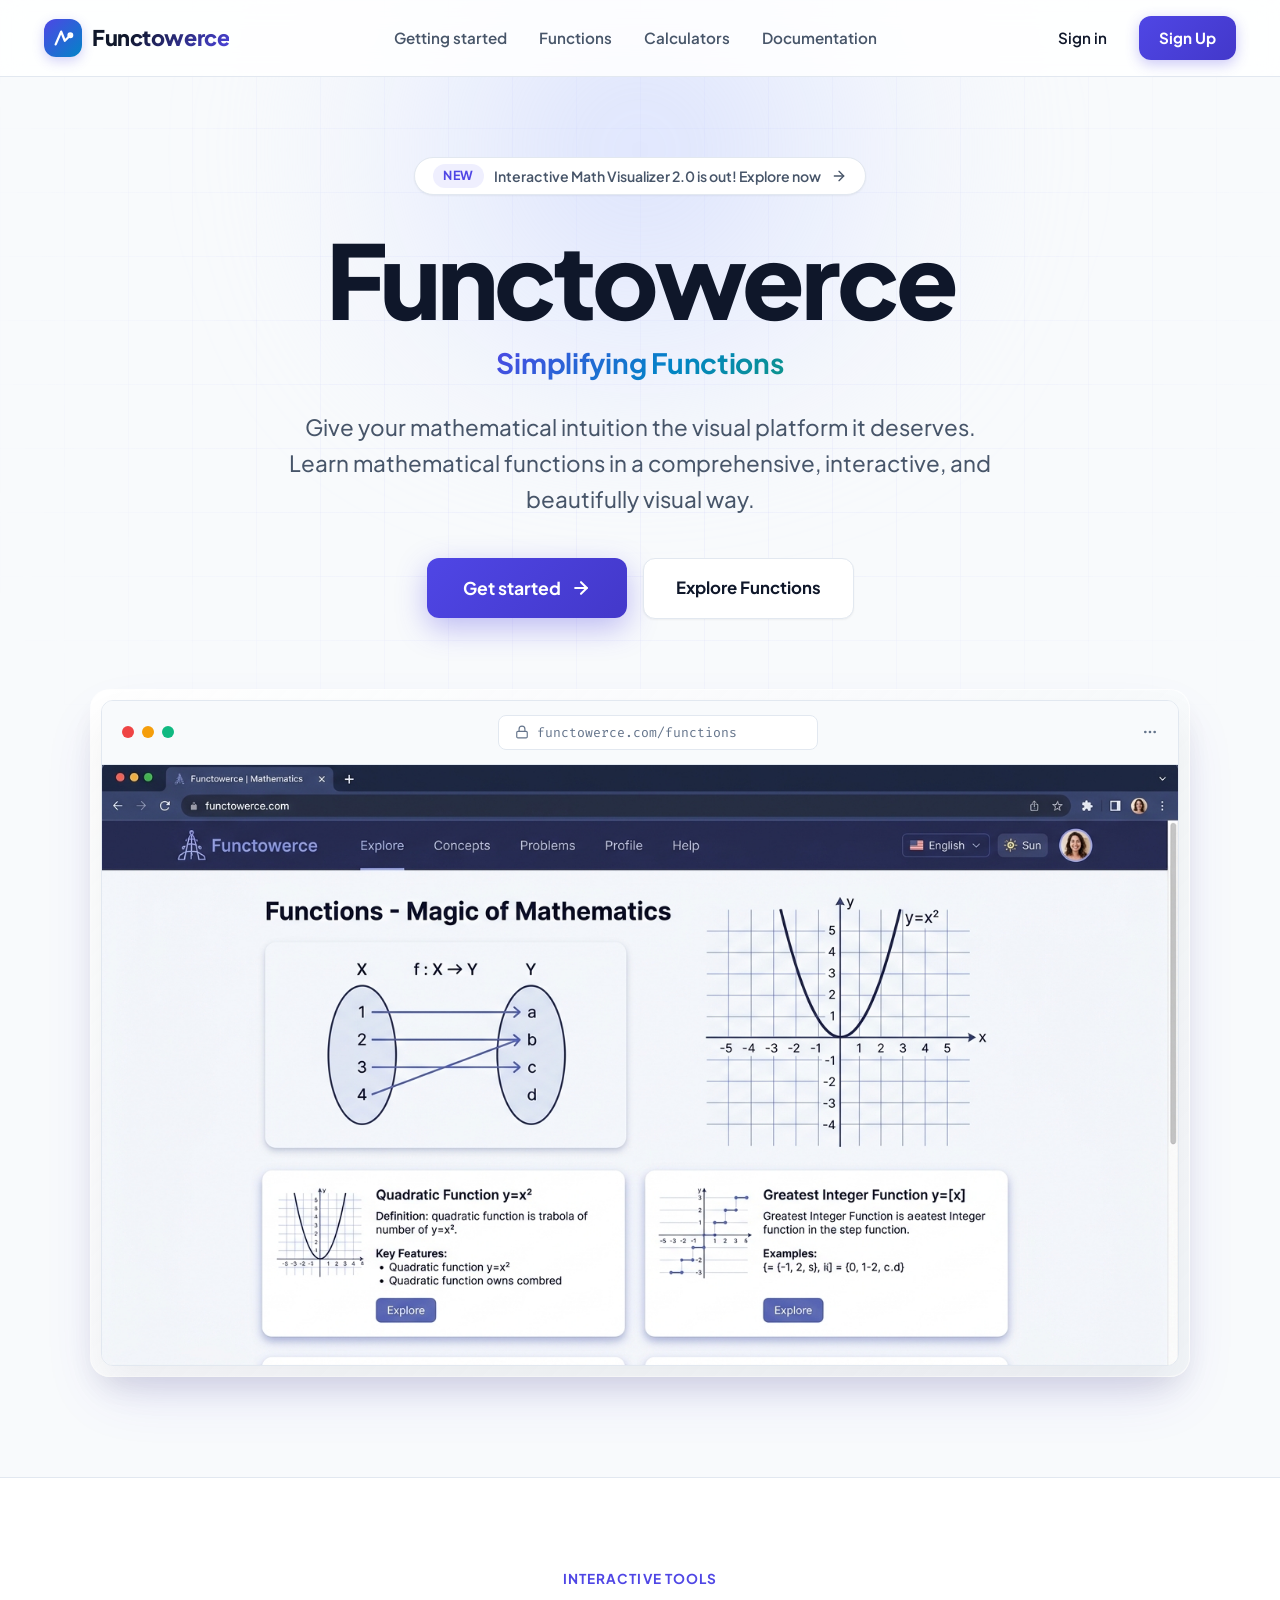
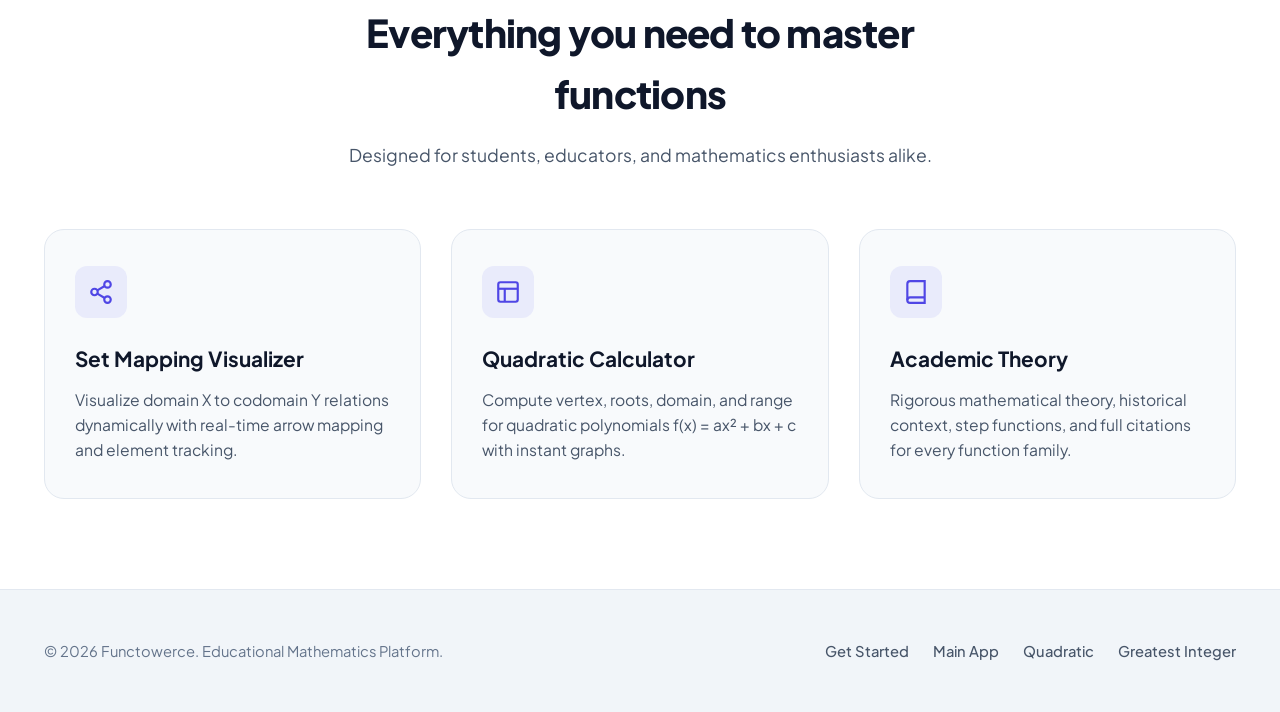
<file: index.html>
<!DOCTYPE html>
<html lang="en">
<head>
    <meta charset="UTF-8">
    <meta name="viewport" content="width=device-width, initial-scale=1.0">
    <title>Functowerce - Learn Mathematical Functions Interactively</title>
    <meta name="description" content="Functowerce is the ultimate platform to learn mathematical functions through visual graphs, set mapping visualizers, and interactive calculators.">
    <!-- Google Fonts -->
    <link rel="preconnect" href="https://fonts.googleapis.com">
    <link rel="preconnect" href="https://fonts.gstatic.com" crossorigin>
    <link href="https://fonts.googleapis.com/css2?family=Plus+Jakarta+Sans:wght@300;400;500;600;700;800&family=Playfair+Display:ital,wght@0,700;1,700&family=Fira+Code:wght@400;500&display=swap" rel="stylesheet">
    <!-- Stylesheet -->
    <link rel="stylesheet" href="index.css">
</head>
<body>

    <!-- Background Grid & Glow Overlay -->
    <div class="bg-decorations" aria-hidden="true">
        <div class="bg-grid-pattern"></div>
        <div class="bg-glow-spot"></div>
    </div>

    <!-- Top Navigation Bar -->
    <header class="navbar">
        <div class="container navbar-content">
            <!-- Brand Logo -->
            <a href="index.html" class="brand-logo" id="nav-brand-logo">
                <div class="logo-icon-box">
                    <svg width="22" height="22" viewBox="0 0 24 24" fill="none" stroke="currentColor" stroke-width="2.5" stroke-linecap="round" stroke-linejoin="round">
                        <path d="M4 19L10 5L14 15L20 9"/>
                        <circle cx="20" cy="9" r="2"/>
                    </svg>
                </div>
                <span class="brand-name">Functowerce</span>
            </a>

            <!-- Center Nav Links -->
            <ul class="nav-links">
                <li><a href="start.html" class="nav-link">Getting started</a></li>
                <li><a href="main.html#function-selection" class="nav-link">Functions</a></li>
                <li><a href="quadratic.html" class="nav-link">Calculators</a></li>
                <li><a href="main.html" class="nav-link">Documentation</a></li>
            </ul>

            <!-- Right Actions -->
            <div class="nav-actions">
                <a href="login.html" class="btn-signin" id="nav-btn-login">Sign in</a>
                <a href="start.html" class="btn-nav-primary" id="nav-btn-signup">
                    <span>Sign Up</span>
                </a>
            </div>
        </div>
    </header>

    <!-- Main Content Area -->
    <main>
        <!-- Hero Section -->
        <section class="hero-section">
            <div class="container">
                
                <!-- Announcement Pill Badge -->
                <a href="main.html" class="announcement-badge" id="hero-badge">
                    <span class="badge-tag">New</span>
                    <span>Interactive Math Visualizer 2.0 is out! Explore now</span>
                    <svg class="badge-arrow" width="16" height="16" viewBox="0 0 24 24" fill="none" stroke="currentColor" stroke-width="2" stroke-linecap="round" stroke-linejoin="round">
                        <line x1="5" y1="12" x2="19" y2="12"></line>
                        <polyline points="12 5 19 12 12 19"></polyline>
                    </svg>
                </a>

                <!-- Hero Title Header -->
                <h1 class="hero-title" id="hero-main-title">Functowerce</h1>
                <p class="hero-tagline" id="hero-tagline">Simplifying Functions</p>

                <!-- Hero Subtitle & Dialogues -->
                <p class="hero-subtitle" id="hero-sub-text">
                    Give your mathematical intuition the visual platform it deserves. Learn mathematical functions in a comprehensive, interactive, and beautifully visual way.
                </p>

                <!-- CTA Button Group -->
                <div class="hero-cta-group">
                    <a href="start.html" class="btn-hero-primary" id="btn-get-started">
                        <span>Get started</span>
                        <svg width="20" height="20" viewBox="0 0 24 24" fill="none" stroke="currentColor" stroke-width="2.5" stroke-linecap="round" stroke-linejoin="round">
                            <line x1="5" y1="12" x2="19" y2="12"></line>
                            <polyline points="12 5 19 12 12 19"></polyline>
                        </svg>
                    </a>
                    <a href="main.html" class="btn-hero-secondary" id="btn-explore-functions">
                        <span>Explore Functions</span>
                    </a>
                </div>

                <!-- Dashboard / App Screenshot Window Mockup Frame -->
                <div class="mockup-wrapper">
                    <div class="window-frame">
                        <!-- Browser Header Window Controls -->
                        <div class="window-header">
                            <div class="window-dots">
                                <span class="dot dot-red"></span>
                                <span class="dot dot-yellow"></span>
                                <span class="dot dot-green"></span>
                            </div>
                            <div class="window-address-bar">
                                <svg width="14" height="14" viewBox="0 0 24 24" fill="none" stroke="currentColor" stroke-width="2">
                                    <rect x="3" y="11" width="18" height="11" rx="2" ry="2"></rect>
                                    <path d="M7 11V7a5 5 0 0 1 10 0v4"></path>
                                </svg>
                                <span>functowerce.com/functions</span>
                            </div>
                            <div class="window-actions">
                                <svg width="16" height="16" viewBox="0 0 24 24" fill="none" stroke="currentColor" stroke-width="2">
                                    <circle cx="12" cy="12" r="1"></circle>
                                    <circle cx="19" cy="12" r="1"></circle>
                                    <circle cx="5" cy="12" r="1"></circle>
                                </svg>
                            </div>
                        </div>

                        <!-- Screenshot Image of Functowerce Main Light Mode -->
                        <img src="main_screenshot.png" alt="Functowerce Light Mode Dashboard Screenshot" class="app-screenshot" id="app-preview-img">
                    </div>
                </div>

            </div>
        </section>

        <!-- Features Grid Highlights -->
        <section class="features-section">
            <div class="container">
                <div class="section-header">
                    <p class="section-tag">Interactive Tools</p>
                    <h2 class="section-title">Everything you need to master functions</h2>
                    <p class="section-desc">Designed for students, educators, and mathematics enthusiasts alike.</p>
                </div>

                <div class="features-grid">
                    <!-- Feature 1 -->
                    <div class="feature-card">
                        <div class="feature-icon-box">
                            <svg width="26" height="26" viewBox="0 0 24 24" fill="none" stroke="currentColor" stroke-width="2">
                                <circle cx="18" cy="5" r="3"></circle>
                                <circle cx="6" cy="12" r="3"></circle>
                                <circle cx="18" cy="19" r="3"></circle>
                                <line x1="8.59" y1="13.51" x2="15.42" y2="17.49"></line>
                                <line x1="15.41" y1="6.51" x2="8.59" y2="10.49"></line>
                            </svg>
                        </div>
                        <h3 class="feature-title">Set Mapping Visualizer</h3>
                        <p class="feature-desc">Visualize domain X to codomain Y relations dynamically with real-time arrow mapping and element tracking.</p>
                    </div>

                    <!-- Feature 2 -->
                    <div class="feature-card">
                        <div class="feature-icon-box">
                            <svg width="26" height="26" viewBox="0 0 24 24" fill="none" stroke="currentColor" stroke-width="2">
                                <rect x="3" y="3" width="18" height="18" rx="2" ry="2"></rect>
                                <line x1="3" y1="9" x2="21" y2="9"></line>
                                <line x1="9" y1="21" x2="9" y2="9"></line>
                            </svg>
                        </div>
                        <h3 class="feature-title">Quadratic Calculator</h3>
                        <p class="feature-desc">Compute vertex, roots, domain, and range for quadratic polynomials f(x) = ax² + bx + c with instant graphs.</p>
                    </div>

                    <!-- Feature 3 -->
                    <div class="feature-card">
                        <div class="feature-icon-box">
                            <svg width="26" height="26" viewBox="0 0 24 24" fill="none" stroke="currentColor" stroke-width="2">
                                <path d="M4 19.5A2.5 2.5 0 0 1 6.5 17H20"></path>
                                <path d="M6.5 2H20v20H6.5A2.5 2.5 0 0 1 4 19.5v-15A2.5 2.5 0 0 1 6.5 2z"></path>
                            </svg>
                        </div>
                        <h3 class="feature-title">Academic Theory</h3>
                        <p class="feature-desc">Rigorous mathematical theory, historical context, step functions, and full citations for every function family.</p>
                    </div>
                </div>
            </div>
        </section>
    </main>

    <!-- Footer -->
    <footer class="footer">
        <div class="container footer-content">
            <p class="footer-text">© 2026 Functowerce. Educational Mathematics Platform.</p>
            <ul class="footer-links">
                <li><a href="start.html" class="footer-link">Get Started</a></li>
                <li><a href="main.html" class="footer-link">Main App</a></li>
                <li><a href="quadratic.html" class="footer-link">Quadratic</a></li>
                <li><a href="greatest_integer.html" class="footer-link">Greatest Integer</a></li>
            </ul>
        </div>
    </footer>

</body>
</html>
</file>
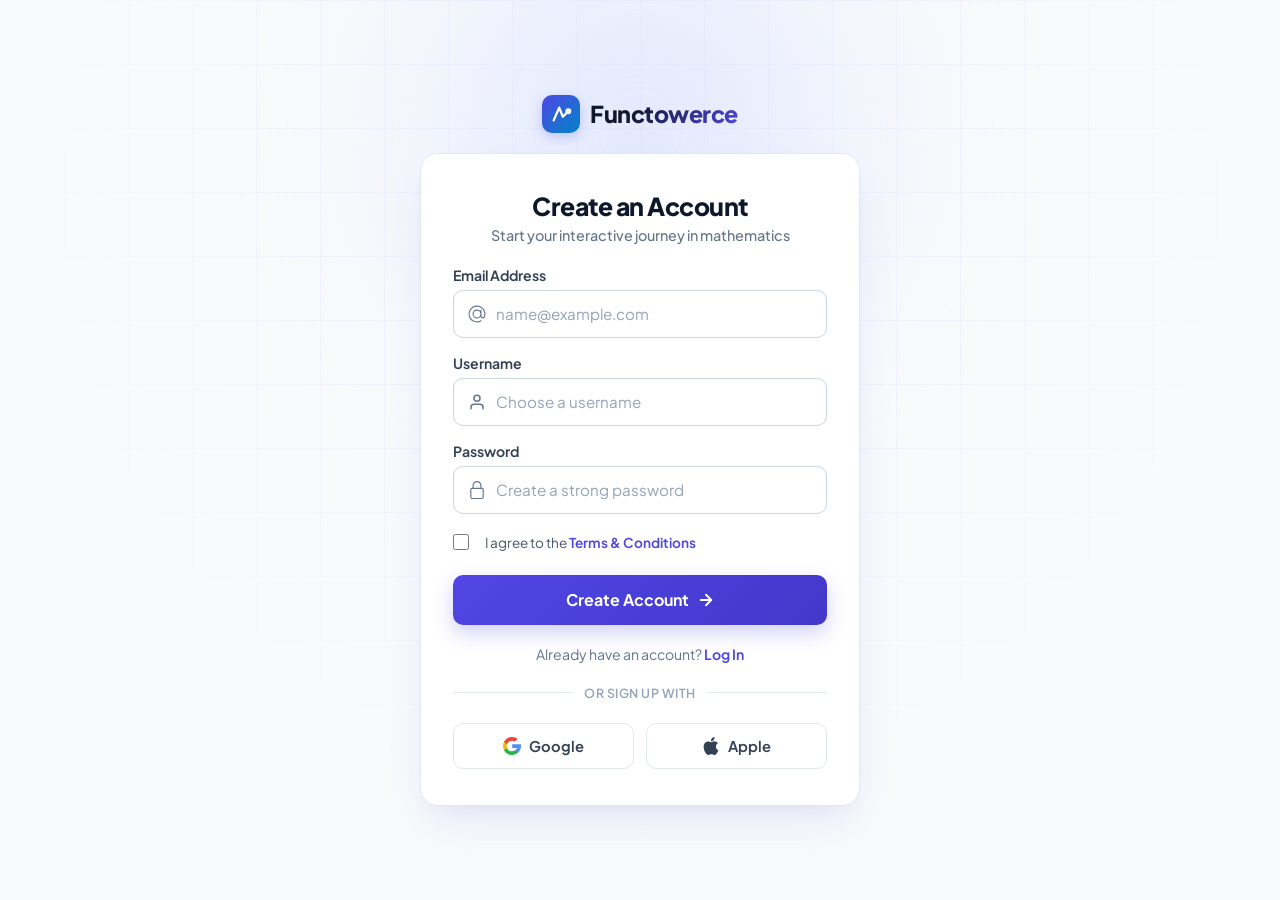
<file: create_account.html>
<!DOCTYPE html>
<html lang="en">
<head>
    <meta charset="UTF-8">
    <meta name="viewport" content="width=device-width, initial-scale=1.0">
    <title>Functowerce - Create Account</title>
    <meta name="description" content="Create a Functowerce account to learn and explore mathematical functions interactively.">
    <!-- Google Fonts -->
    <link rel="preconnect" href="https://fonts.googleapis.com">
    <link rel="preconnect" href="https://fonts.gstatic.com" crossorigin>
    <link href="https://fonts.googleapis.com/css2?family=Plus+Jakarta+Sans:wght@400;500;600;700;800&family=Anton&display=swap" rel="stylesheet">
    <!-- Stylesheet -->
    <link rel="stylesheet" href="create_account.css">
</head>
<body>
    
    <!-- Background Grid & Glow Overlay -->
    <div class="bg-decorations" aria-hidden="true">
        <div class="bg-grid-pattern"></div>
        <div class="bg-glow-spot"></div>
    </div>

    <!-- Main Container -->
    <div class="account-container">
        <!-- Brand Header -->
        <a href="index.html" class="brand-logo" id="brand-logo-link">
            <div class="logo-icon-box">
                <svg width="22" height="22" viewBox="0 0 24 24" fill="none" stroke="currentColor" stroke-width="2.5" stroke-linecap="round" stroke-linejoin="round">
                    <path d="M4 19L10 5L14 15L20 9"/>
                    <circle cx="20" cy="9" r="2"/>
                </svg>
            </div>
            <span class="brand-name">Functowerce</span>
        </a>

        <!-- Account Form Card -->
        <form class="form" id="create-account-form" action="loading.html" method="GET">
            <div class="form-header">
                <h1 class="form-title">Create an Account</h1>
                <p class="form-subtitle">Start your interactive journey in mathematics</p>
            </div>

            <!-- Email Field -->
            <div class="flex-column">
                <label for="email-input">Email Address</label>
                <div class="inputForm">
                    <svg height="18" viewBox="0 0 32 32" width="18" xmlns="http://www.w3.org/2000/svg" class="input-icon">
                        <path fill="currentColor" d="m30.853 13.87a15 15 0 0 0 -29.729 4.082 15.1 15.1 0 0 0 12.876 12.918 15.6 15.6 0 0 0 2.016.13 14.85 14.85 0 0 0 7.715-2.145 1 1 0 1 0 -1.031-1.711 13.007 13.007 0 1 1 5.458-6.529 2.149 2.149 0 0 1 -4.158-.759v-10.856a1 1 0 0 0 -2 0v1.726a8 8 0 1 0 .2 10.325 4.135 4.135 0 0 0 7.83.274 15.2 15.2 0 0 0 .823-7.455zm-14.853 8.13a6 6 0 1 1 6-6 6.006 6.006 0 0 1 -6 6z"></path>
                    </svg>
                    <input type="email" id="email-input" class="input" placeholder="name@example.com" required>
                </div>
            </div>

            <!-- Username Field -->
            <div class="flex-column">
                <label for="username-input">Username</label>
                <div class="inputForm">
                    <svg height="18" viewBox="0 0 24 24" width="18" fill="none" stroke="currentColor" stroke-width="2" stroke-linecap="round" stroke-linejoin="round" class="input-icon">
                        <path d="M20 21v-2a4 4 0 0 0-4-4H8a4 4 0 0 0-4 4v2"/>
                        <circle cx="12" cy="7" r="4"/>
                    </svg>
                    <input type="text" id="username-input" class="input" placeholder="Choose a username" required>
                </div>
            </div>

            <!-- Password Field -->
            <div class="flex-column">
                <label for="password-input">Password</label>
                <div class="inputForm">
                    <svg height="18" viewBox="-64 0 512 512" width="18" xmlns="http://www.w3.org/2000/svg" class="input-icon">
                        <path fill="currentColor" d="m336 512h-288c-26.453125 0-48-21.523438-48-48v-224c0-26.476562 21.546875-48 48-48h288c26.453125 0 48 21.523438 48 48v224c0 26.476562-21.546875 48-48 48zm-288-288c-8.8125 0-16 7.167969-16 16v224c0 8.832031 7.1875 16 16 16h288c8.8125 0 16-7.167969 16-16v-224c0-8.832031-7.1875-16-16-16zm0 0"></path>
                        <path fill="currentColor" d="m304 224c-8.832031 0-16-7.167969-16-16v-80c0-52.929688-43.070312-96-96-96s-96 43.070312-96 96v80c0 8.832031-7.167969 16-16 16s-16-7.167969-16-16v-80c0-70.59375 57.40625-128 128-128s128 57.40625 128 128v80c0 8.832031-7.167969 16-16 16zm0 0"></path>
                    </svg>        
                    <input type="password" id="password-input" class="input" placeholder="Create a strong password" required>
                </div>
            </div>

            <!-- Checkbox Terms Row -->
            <div class="flex-row checkbox-row">
                <label class="checkbox-container">
                    <input type="checkbox" id="terms-checkbox" required>
                    <span class="checkmark"></span>
                    <span class="terms-text">I agree to the <a href="#" class="span-link">Terms & Conditions</a></span>
                </label>
            </div>

            <!-- Submit Button -->
            <button type="submit" class="button-submit" id="btn-create-account">
                <span>Create Account</span>
                <svg width="18" height="18" viewBox="0 0 24 24" fill="none" stroke="currentColor" stroke-width="2.5" stroke-linecap="round" stroke-linejoin="round">
                    <line x1="5" y1="12" x2="19" y2="12"></line>
                    <polyline points="12 5 19 12 12 19"></polyline>
                </svg>
            </button>

            <!-- Login Link Paragraph -->
            <p class="p footer-text">
                Already have an account? <a href="login.html" class="span-link">Log In</a>
            </p>

            <div class="divider">
                <span class="line"></span>
                <span class="p line-text">Or Sign Up With</span>
                <span class="line"></span>
            </div>

            <!-- Social Signup Buttons -->
            <div class="flex-row social-buttons">
                <button type="button" class="btn google">
                    <svg width="18" height="18" viewBox="0 0 512 512" xmlns="http://www.w3.org/2000/svg">
                        <path fill="#FBBB00" d="M113.47,309.408L95.648,375.94l-65.139,1.378C11.042,341.211,0,299.9,0,256c0-42.451,10.324-82.483,28.624-117.732h0.014l57.992,10.632l25.404,57.644c-5.317,15.501-8.215,32.141-8.215,49.456C103.821,274.792,107.225,292.797,113.47,309.408z"></path>
                        <path fill="#518EF8" d="M507.527,208.176C510.467,223.662,512,239.655,512,256c0,18.328-1.927,36.206-5.598,53.451c-12.462,58.683-45.025,109.925-90.134,146.187l-0.014-0.014l-73.044-3.727l-10.338-64.535c29.932-17.554,53.324-45.025,65.646-77.911h-136.89V208.176h138.887L507.527,208.176z"></path>
                        <path fill="#28B446" d="M416.253,455.624l0.014,0.014C372.396,490.901,316.666,512,256,512c-97.491,0-182.252-54.491-225.491-134.681l82.961-67.91c21.619,57.698,77.278,98.771,142.53,98.771c28.047,0,54.323-7.582,76.87-20.818L416.253,455.624z"></path>
                        <path fill="#F14336" d="M419.404,58.936l-82.933,67.896c-23.335-14.586-50.919-23.012-80.471-23.012c-66.729,0-123.429,42.957-143.965,102.724l-83.397-68.276h-0.014C71.23,56.123,157.06,0,256,0C318.115,0,375.068,22.126,419.404,58.936z"></path>
                    </svg>
                    <span>Google</span> 
                </button>
                <button type="button" class="btn apple">
                    <svg width="18" height="18" viewBox="0 0 22.773 22.773" xmlns="http://www.w3.org/2000/svg">
                        <path fill="currentColor" d="M15.769,0c0.053,0,0.106,0,0.162,0c0.13,1.606-0.483,2.806-1.228,3.675c-0.731,0.863-1.732,1.7-3.351,1.573c-0.108-1.583,0.506-2.694,1.25-3.561C13.292,0.879,14.557,0.16,15.769,0z"></path>
                        <path fill="currentColor" d="M20.67,16.716c0,0.016,0,0.03,0,0.045c-0.455,1.378-1.104,2.559-1.896,3.655c-0.723,0.995-1.609,2.334-3.191,2.334c-1.367,0-2.275-0.879-3.676-0.903c-1.482-0.024-2.297,0.735-3.652,0.926c-0.155,0-0.31,0-0.462,0c-0.995-0.144-1.798-0.932-2.383-1.642c-1.725-2.098-3.058-4.808-3.306-8.276c0-0.34,0-0.679,0-1.019c0.105-2.482,1.311-4.5,2.914-5.478c0.846-0.52,2.009-0.963,3.304-0.765c0.555,0.086,1.122,0.276,1.619,0.464c0.471,0.181,1.06,0.502,1.618,0.485c0.378-0.011,0.754-0.208,1.135-0.347c1.116-0.403,2.21-0.865,3.652-0.648c1.733,0.262,2.963,1.032,3.723,2.22c-1.466,0.933-2.625,2.339-2.427,4.74C17.818,14.688,19.086,15.964,20.67,16.716z"></path>
                    </svg>
                    <span>Apple</span> 
                </button>
            </div>
        </form>
    </div>

    <!-- Script to save username/email to localStorage -->
    <script>
        document.getElementById('create-account-form').addEventListener('submit', function() {
            var username = document.getElementById('username-input').value;
            if (username) {
                localStorage.setItem('functowerce_username', username);
                sessionStorage.setItem('functowerce_username', username);
            }
        });
    </script>
</body>
</html>
</file>
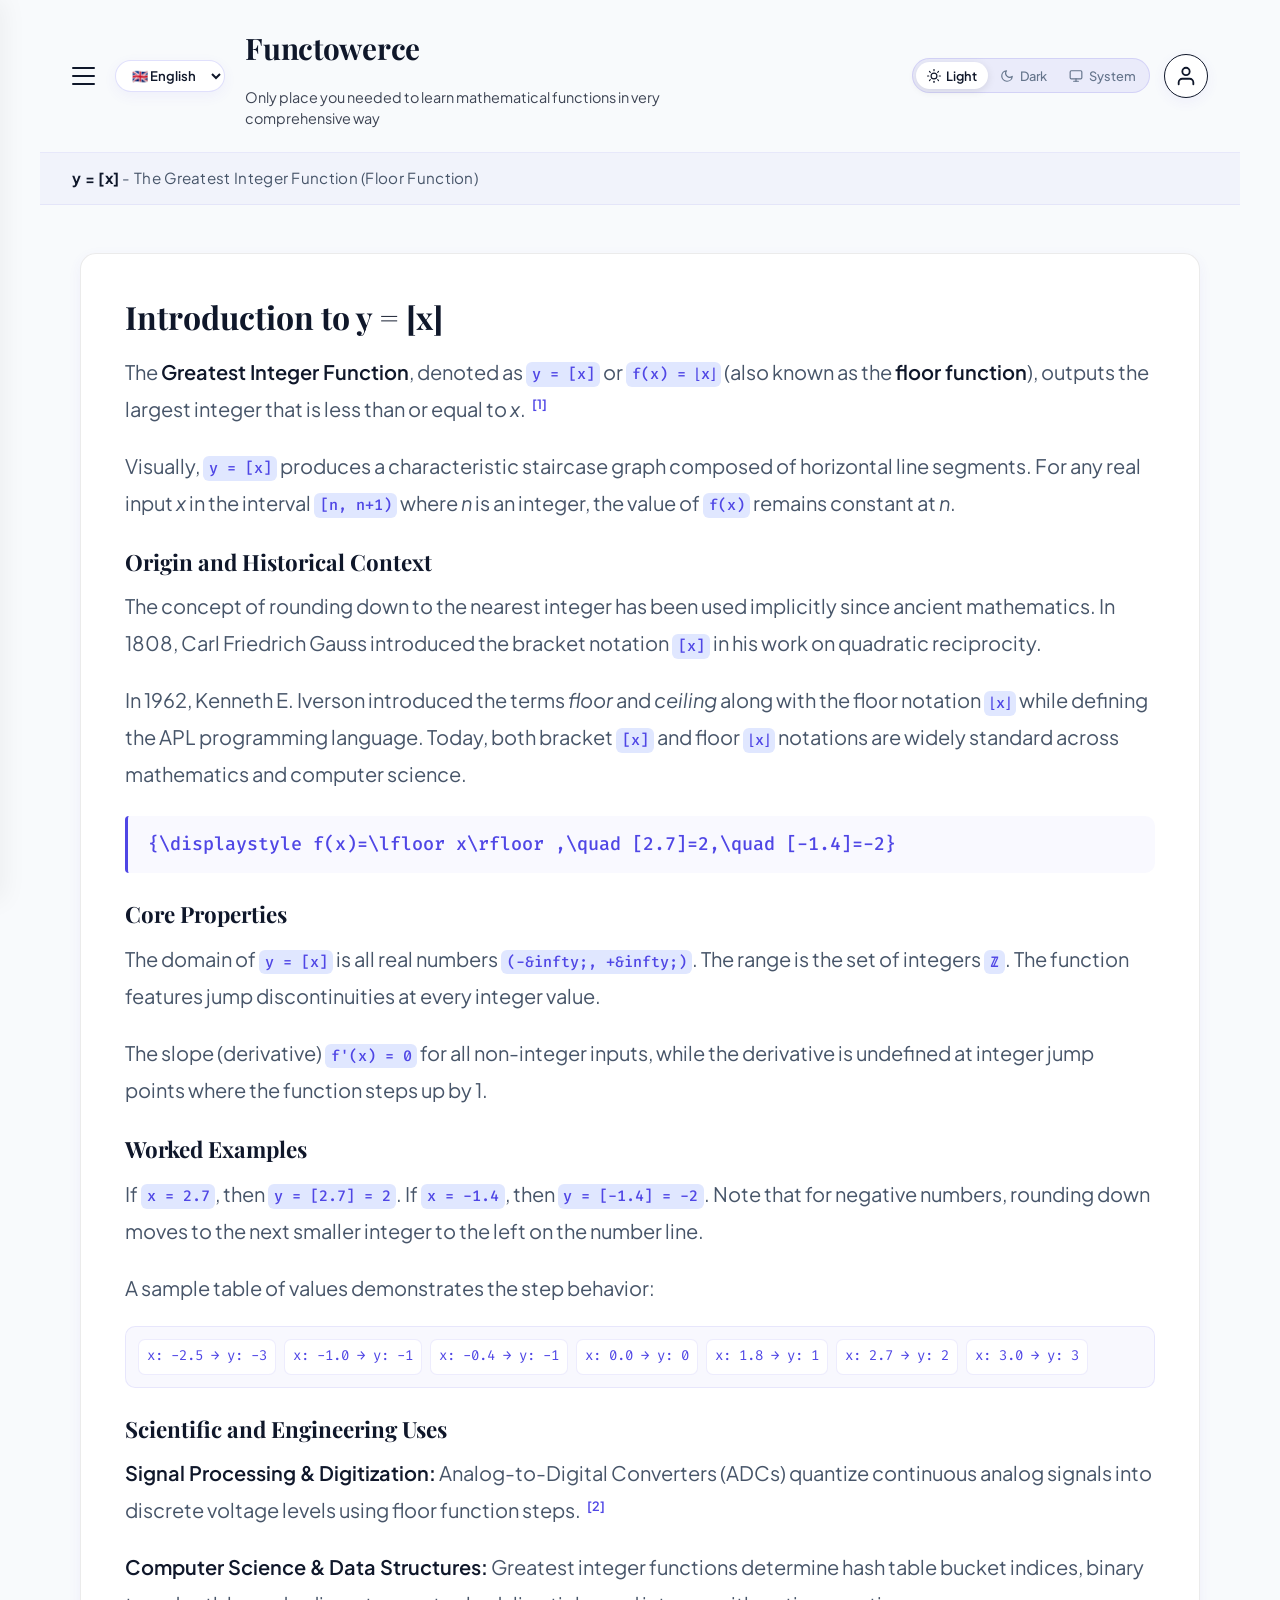
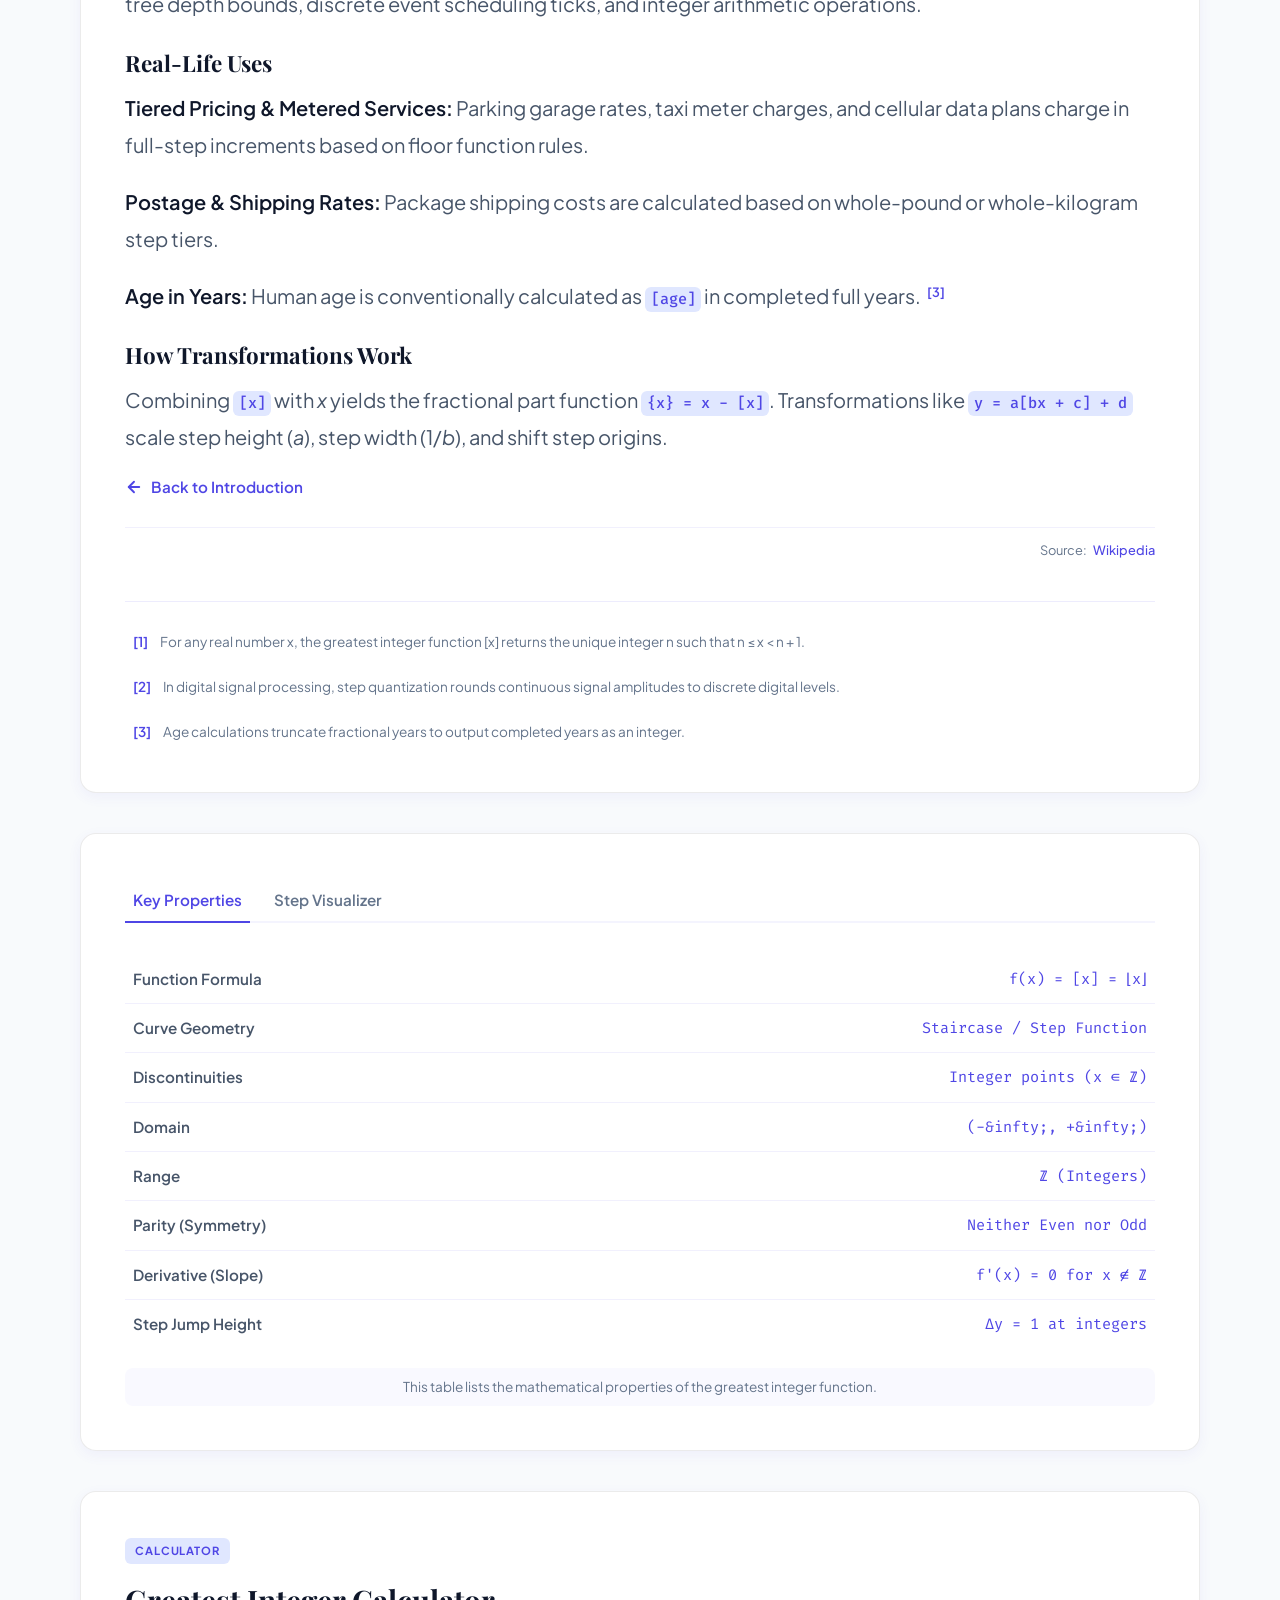
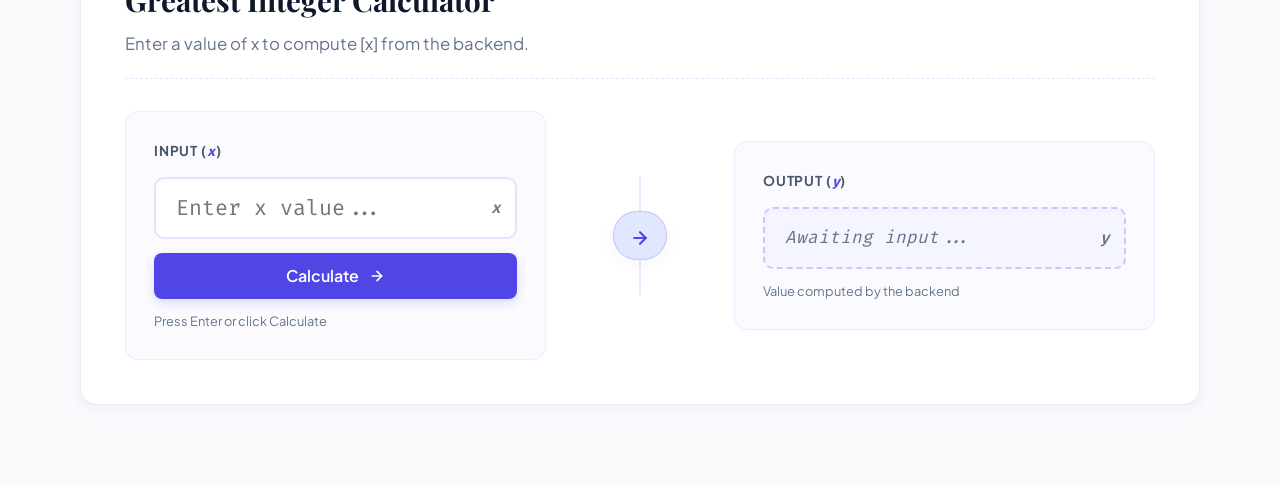
<file: greatest_integer.html>
<!DOCTYPE html>
<html lang="en">
<head>
    <meta charset="UTF-8">
    <meta name="viewport" content="width=device-width, initial-scale=1.0">
    <title>y = [x] (Greatest Integer Function) - Functowerce</title>
    <meta name="description" content="Explore the greatest integer function (floor function) y = [x]: properties, staircase graphs, step jump discontinuities, applications, and interactive backend calculator.">
    <!-- Google Fonts -->
    <link rel="preconnect" href="https://fonts.googleapis.com">
    <link rel="preconnect" href="https://fonts.gstatic.com" crossorigin>
    <link href="https://fonts.googleapis.com/css2?family=Playfair+Display:ital,wght@0,700;1,700&family=Plus+Jakarta+Sans:wght@300;400;500;600;700&family=Fira+Code:wght@400;500&display=swap" rel="stylesheet">
    <link rel="stylesheet" href="main.css">
    <script>
        (function() {
            var t = localStorage.getItem('functowerce-theme') || 'light';
            if (t === 'system') {
                t = window.matchMedia('(prefers-color-scheme: dark)').matches ? 'dark' : 'light';
            }
            document.documentElement.setAttribute('data-theme', t);
        })();
    </script>
</head>
<body>

    <!-- App Wrapper -->
    <div class="site-wrapper">
        
        <!-- Top Navigation / Header -->
        <header class="content-top">
            <div class="left-section">
                <!-- Menu Button -->
                <button class="menu-btn" id="btn-menu" aria-label="Toggle Menu">
                    <span class="line"></span>
                    <span class="line"></span>
                    <span class="line"></span>
                </button>
                
                <!-- Language Selection Dropdown -->
                <div class="lang-select-wrapper">
                    <select id="lang-select" class="lang-select" aria-label="Select Language">
                        <option value="en">🇬🇧 English</option>
                        <option value="hi">🇮🇳 हिन्दी</option>
                    </select>
                </div>

                <!-- Logo & Subtitle Group -->
                <div class="logo-group">
                    <h1 class="logo-title"><a href="index.html" class="logo-link">Functowerce</a></h1>
                    <p class="logo-tagline" data-i18n="header_tagline">Only place you needed to learn mathematical functions in very comprehensive way</p>
                </div>
            </div>
            
            <div class="right-section">
                <!-- Theme Switcher Tabs -->
                <div class="theme-switcher-tabs" id="theme-switcher" role="radiogroup" aria-label="Theme selection">
                    <button type="button" class="theme-tab-btn active" data-theme-val="light" role="radio" aria-checked="true" aria-label="Light theme">
                        <svg class="theme-tab-icon" width="14" height="14" viewBox="0 0 24 24" fill="none" stroke="currentColor" stroke-width="2" stroke-linecap="round" stroke-linejoin="round">
                            <circle cx="12" cy="12" r="5"></circle>
                            <line x1="12" y1="1" x2="12" y2="3"></line>
                            <line x1="12" y1="21" x2="12" y2="23"></line>
                            <line x1="4.22" y1="4.22" x2="5.64" y2="5.64"></line>
                            <line x1="18.36" y1="18.36" x2="19.78" y2="19.78"></line>
                            <line x1="1" y1="12" x2="3" y2="12"></line>
                            <line x1="21" y1="12" x2="23" y2="12"></line>
                            <line x1="4.22" y1="19.78" x2="5.64" y2="18.36"></line>
                            <line x1="18.36" y1="5.64" x2="19.78" y2="4.22"></line>
                        </svg>
                        <span class="theme-tab-label" data-i18n="theme_light">Light</span>
                    </button>
                    <button type="button" class="theme-tab-btn" data-theme-val="dark" role="radio" aria-checked="false" aria-label="Dark theme">
                        <svg class="theme-tab-icon" width="14" height="14" viewBox="0 0 24 24" fill="none" stroke="currentColor" stroke-width="2" stroke-linecap="round" stroke-linejoin="round">
                            <path d="M21 12.79A9 9 0 1 1 11.21 3 7 7 0 0 0 21 12.79z"></path>
                        </svg>
                        <span class="theme-tab-label" data-i18n="theme_dark">Dark</span>
                    </button>
                    <button type="button" class="theme-tab-btn" data-theme-val="system" role="radio" aria-checked="false" aria-label="System theme">
                        <svg class="theme-tab-icon" width="14" height="14" viewBox="0 0 24 24" fill="none" stroke="currentColor" stroke-width="2" stroke-linecap="round" stroke-linejoin="round">
                            <rect x="2" y="3" width="20" height="14" rx="2" ry="2"></rect>
                            <line x1="8" y1="21" x2="16" y2="21"></line>
                            <line x1="12" y1="17" x2="12" y2="21"></line>
                        </svg>
                        <span class="theme-tab-label" data-i18n="theme_system">System</span>
                    </button>
                </div>

                <!-- Profile Button -->
                <button class="profile-btn" id="btn-profile" aria-label="User Profile">
                    <svg viewBox="0 0 24 24" width="22" height="22" fill="none" stroke="currentColor" stroke-width="2" stroke-linecap="round" stroke-linejoin="round">
                        <path d="M20 21v-2a4 4 0 0 0-4-4H8a4 4 0 0 0-4 4v2"/>
                        <circle cx="12" cy="7" r="4"/>
                    </svg>
                </button>
            </div>
        </header>

        <!-- Sub-Header / Tagline -->
        <section class="magic-bar">
            <p class="magic-text" data-i18n="magic_bar_greatest"><strong>y = [x]</strong> - The Greatest Integer Function (Floor Function)</p>
        </section>

        <!-- Main Body Grid -->
        <main class="main-body">
            
            <!-- Left Side: Textbook Content -->
            <article class="content-section">
                <div class="academic-text">
                    <h2 data-i18n="gif_intro_h2">Introduction to y = [x]</h2>
                    <p data-i18n="gif_intro_p1">
                        The <strong>Greatest Integer Function</strong>, denoted as <code>y = [x]</code> or <code>f(x) = &lfloor;x&rfloor;</code> (also known as the <strong>floor function</strong>), outputs the largest integer that is less than or equal to <em>x</em>.<span class="citation" data-citation="1">[1]</span>
                    </p>
                    <p data-i18n="gif_intro_p2">
                        Visually, <code>y = [x]</code> produces a characteristic staircase graph composed of horizontal line segments. For any real input <em>x</em> in the interval <code>[n, n+1)</code> where <em>n</em> is an integer, the value of <code>f(x)</code> remains constant at <em>n</em>.
                    </p>
                    
                    <h3 data-i18n="gif_origin_h3">Origin and Historical Context</h3>
                    <p data-i18n="gif_origin_p1">
                        The concept of rounding down to the nearest integer has been used implicitly since ancient mathematics. In 1808, Carl Friedrich Gauss introduced the bracket notation <code>[x]</code> in his work on quadratic reciprocity.
                    </p>
                    <p data-i18n="gif_origin_p2">
                        In 1962, Kenneth E. Iverson introduced the terms <em>floor</em> and <em>ceiling</em> along with the floor notation <code>&lfloor;x&rfloor;</code> while defining the APL programming language. Today, both bracket <code>[x]</code> and floor <code>&lfloor;x&rfloor;</code> notations are widely standard across mathematics and computer science.
                    </p>

                    <!-- LaTeX Style Formula -->
                    <div class="math-block" aria-label="Formula for greatest integer function">
                        {\displaystyle f(x)=\lfloor x\rfloor ,\quad [2.7]=2,\quad [-1.4]=-2}
                    </div>

                    <h3 data-i18n="gif_props_h3">Core Properties</h3>
                    <p data-i18n="gif_props_p1">
                        The domain of <code>y = [x]</code> is all real numbers <code>(&minus;&infty;, +&infty;)</code>. The range is the set of integers <code>&integers;</code>. The function features jump discontinuities at every integer value.
                    </p>
                    <p data-i18n="gif_props_p2">
                        The slope (derivative) <code>f'(x) = 0</code> for all non-integer inputs, while the derivative is undefined at integer jump points where the function steps up by 1.
                    </p>

                    <h3 data-i18n="gif_examples_h3">Worked Examples</h3>
                    <p data-i18n="gif_examples_p1">
                        If <code>x = 2.7</code>, then <code>y = [2.7] = 2</code>. If <code>x = -1.4</code>, then <code>y = [-1.4] = -2</code>. Note that for negative numbers, rounding down moves to the next smaller integer to the left on the number line.
                    </p>
                    <p data-i18n="gif_examples_p2">
                        A sample table of values demonstrates the step behavior:
                    </p>
                    <div class="value-strip value-strip-step" aria-label="Sample values for greatest integer function">
                        <span>x: -2.5 &rarr; y: -3</span>
                        <span>x: -1.0 &rarr; y: -1</span>
                        <span>x: -0.4 &rarr; y: -1</span>
                        <span>x: 0.0 &rarr; y: 0</span>
                        <span>x: 1.8 &rarr; y: 1</span>
                        <span>x: 2.7 &rarr; y: 2</span>
                        <span>x: 3.0 &rarr; y: 3</span>
                    </div>

                    <h3 data-i18n="gif_sci_h3">Scientific and Engineering Uses</h3>
                    <p data-i18n="gif_sci_p1">
                        <strong>Signal Processing & Digitization:</strong> Analog-to-Digital Converters (ADCs) quantize continuous analog signals into discrete voltage levels using floor function steps.<span class="citation" data-citation="2">[2]</span>
                    </p>
                    <p data-i18n="gif_sci_p2">
                        <strong>Computer Science & Data Structures:</strong> Greatest integer functions determine hash table bucket indices, binary tree depth bounds, discrete event scheduling ticks, and integer arithmetic operations.
                    </p>

                    <h3 data-i18n="gif_real_h3">Real-Life Uses</h3>
                    <p data-i18n="gif_real_p1">
                        <strong>Tiered Pricing & Metered Services:</strong> Parking garage rates, taxi meter charges, and cellular data plans charge in full-step increments based on floor function rules.
                    </p>
                    <p data-i18n="gif_real_p2">
                        <strong>Postage & Shipping Rates:</strong> Package shipping costs are calculated based on whole-pound or whole-kilogram step tiers.
                    </p>
                    <p data-i18n="gif_real_p3">
                        <strong>Age in Years:</strong> Human age is conventionally calculated as <code>[age]</code> in completed full years.<span class="citation" data-citation="3">[3]</span>
                    </p>

                    <h3 data-i18n="gif_trans_h3">How Transformations Work</h3>
                    <p data-i18n="gif_trans_p1">
                        Combining <code>[x]</code> with <em>x</em> yields the fractional part function <code>{x} = x - [x]</code>. Transformations like <code>y = a[bx + c] + d</code> scale step height (<em>a</em>), step width (1/<em>b</em>), and shift step origins.
                    </p>

                    <div class="back-nav">
                        <a href="index.html" class="back-btn">
                            <svg width="18" height="18" viewBox="0 0 24 24" fill="none" stroke="currentColor" stroke-width="2.5" stroke-linecap="round" stroke-linejoin="round">
                                <line x1="19" y1="12" x2="5" y2="12"></line>
                                <polyline points="12 19 5 12 12 5"></polyline>
                            </svg>
                            <span data-i18n="back_to_intro">Back to Introduction</span>
                        </a>
                    </div>

                    <div class="source-attribution">
                        Source: <a href="https://en.wikipedia.org/wiki/Floor_and_ceiling_functions" target="_blank" rel="noopener">Wikipedia</a>
                    </div>
                </div>

                <!-- Footnotes section -->
                <footer class="footnotes-area">
                    <div class="footnote-item" id="fn-1">
                        <span class="fn-num">[1]</span>
                        <p class="fn-desc">For any real number x, the greatest integer function [x] returns the unique integer n such that n &le; x &lt; n + 1.</p>
                    </div>
                    <div class="footnote-item" id="fn-2">
                        <span class="fn-num">[2]</span>
                        <p class="fn-desc">In digital signal processing, step quantization rounds continuous signal amplitudes to discrete digital levels.</p>
                    </div>
                    <div class="footnote-item" id="fn-3">
                        <span class="fn-num">[3]</span>
                        <p class="fn-desc">Age calculations truncate fractional years to output completed years as an integer.</p>
                    </div>
                </footer>
            </article>

            <!-- Right Side: Properties & Step Visualizer -->
            <section class="interactive-playground">
                
                <!-- Tab Controls -->
                <div class="tab-controls">
                    <button class="tab-btn active" data-tab="properties" data-i18n="tab_properties">Key Properties</button>
                    <button class="tab-btn" data-tab="visualizer" data-i18n="gif_tab_visualizer">Step Visualizer</button>
                </div>

                <!-- Tab 1: Key Properties -->
                <div class="tab-content active" id="tab-properties">
                    <div class="properties-container">
                        <table class="properties-table">
                            <tbody>
                                <tr>
                                    <td class="prop-name" data-i18n="prop_formula">Function Formula</td>
                                    <td class="prop-val">f(x) = [x] = &lfloor;x&rfloor;</td>
                                </tr>
                                <tr>
                                    <td class="prop-name" data-i18n="prop_geometry">Curve Geometry</td>
                                    <td class="prop-val" data-i18n="gif_prop_geometry_val">Staircase / Step Function</td>
                                </tr>
                                <tr>
                                    <td class="prop-name">Discontinuities</td>
                                    <td class="prop-val">Integer points (x &in; &integers;)</td>
                                </tr>
                                <tr>
                                    <td class="prop-name" data-i18n="prop_domain">Domain</td>
                                    <td class="prop-val">(-&infty;, +&infty;)</td>
                                </tr>
                                <tr>
                                    <td class="prop-name" data-i18n="prop_range">Range</td>
                                    <td class="prop-val">&integers; (Integers)</td>
                                </tr>
                                <tr>
                                    <td class="prop-name" data-i18n="prop_parity">Parity (Symmetry)</td>
                                    <td class="prop-val">Neither Even nor Odd</td>
                                </tr>
                                <tr>
                                    <td class="prop-name" data-i18n="prop_derivative">Derivative (Slope)</td>
                                    <td class="prop-val">f'(x) = 0 for x &notin; &integers;</td>
                                </tr>
                                <tr>
                                    <td class="prop-name">Step Jump Height</td>
                                    <td class="prop-val">&Delta;y = 1 at integers</td>
                                </tr>
                            </tbody>
                        </table>
                    </div>
                    <div class="interactive-note" data-i18n="gif_prop_note">
                        This table lists the mathematical properties of the greatest integer function.
                    </div>
                </div>

                <!-- Tab 2: Step Visualizer -->
                <div class="tab-content" id="tab-visualizer">
                    <div class="step-visualizer-card">
                        <div class="step-display">
                            Input (x) = <span id="step-x-val">2.7</span> &nbsp;|&nbsp; Output [x] = <span id="step-y-val">2</span>
                        </div>
                        
                        <div class="step-canvas-wrapper">
                            <canvas id="step-canvas" width="300" height="220"></canvas>
                        </div>

                        <div class="step-interval-info">
                            <span>Interval:</span>
                            <span id="step-interval-val" class="interval-badge">[2, 3)</span>
                        </div>

                        <div class="slider-controls visualizer-controls">
                            <div class="slider-row">
                                <label for="x-slider"><span data-i18n="gif_input_val">Step Input (x):</span> <span id="slider-label">2.7</span></label>
                                <input type="range" id="x-slider" min="-4" max="4" step="0.1" value="2.7">
                            </div>
                        </div>
                    </div>
                    <div class="interactive-note" data-i18n="gif_visualizer_note">
                        Drag the slider to see how the greatest integer <strong>[x]</strong> steps between integer levels as <strong>x</strong> changes.
                    </div>
                </div>

            </section>

            <!-- Function Calculator Section -->
            <section class="content-section">
                <div class="calculator-header">
                    <span class="calc-badge" data-i18n="calc_badge">Calculator</span>
                    <h2 class="calc-title" data-i18n="gif_calc_title">Greatest Integer Calculator</h2>
                    <p class="calc-desc" data-i18n="gif_calc_desc">Enter a value of x to compute [x] from the backend.</p>
                </div>
                
                <div class="calculator-grid">
                    <!-- Input Section -->
                    <div class="calc-panel input-panel">
                        <label for="calc-x-input" class="calc-panel-label" data-i18n="calc_input_label">Input (<span class="math-var">x</span>)</label>
                        <div class="input-field-wrapper">
                            <input type="number" id="calc-x-input" class="calc-field calc-input" placeholder="Enter x value..." data-i18n-ph="calc_input_ph" step="any">
                            <span class="field-symbol">x</span>
                        </div>
                        <button id="calc-btn" class="calc-btn">
                            <span data-i18n="calc_btn_text">Calculate</span>
                            <svg width="16" height="16" viewBox="0 0 24 24" fill="none" stroke="currentColor" stroke-width="2.5" stroke-linecap="round" stroke-linejoin="round">
                                <line x1="5" y1="12" x2="19" y2="12"></line>
                                <polyline points="12 5 19 12 12 19"></polyline>
                            </svg>
                        </button>
                        <span class="calc-panel-hint" data-i18n="calc_hint_input">Press Enter or click Calculate</span>
                    </div>

                    <!-- Visual Divider / Flow Arrow -->
                    <div class="calc-flow">
                        <div class="flow-line"></div>
                        <div class="flow-badge">
                            <span class="flow-formula gif-formula"></span>
                            <svg class="flow-arrow" width="20" height="20" viewBox="0 0 24 24" fill="none" stroke="currentColor" stroke-width="2.5" stroke-linecap="round" stroke-linejoin="round">
                                <line x1="5" y1="12" x2="19" y2="12"></line>
                                <polyline points="12 5 19 12 12 19"></polyline>
                            </svg>
                        </div>
                        <div class="flow-line"></div>
                    </div>

                    <!-- Output Section -->
                    <div class="calc-panel output-panel">
                        <label class="calc-panel-label" data-i18n="calc_output_label">Output (<span class="math-var">y</span>)</label>
                        <div class="output-field-wrapper">
                            <div id="calc-y-output" class="calc-field calc-output waiting">
                                <span class="output-placeholder" data-i18n="calc_awaiting">Awaiting input...</span>
                            </div>
                            <span class="field-symbol">y</span>
                        </div>
                        <span class="calc-panel-hint" data-i18n="calc_hint_output">Value computed by the backend</span>
                    </div>
                </div>
            </section>
        </main>

        <!-- Sidebar Navigation Drawer -->
        <aside class="sidebar-drawer" id="sidebar-drawer">
            <nav class="sidebar-nav">
                <a href="index.html" class="nav-item" data-i18n="nav_intro">Introduction</a>
                <a href="quadratic.html" class="nav-item" data-i18n="nav_quadratic">Quadratic Function (y=x²)</a>
                <a href="greatest_integer.html" class="nav-item active" data-i18n="nav_greatest">Greatest Integer Function (y=[x])</a>
                <a href="index.html#function-selection" class="nav-item" data-i18n="nav_common">Common Functions</a>
                <a href="404.html" class="nav-item" data-i18n="nav_types">Types of Functions</a>
                <a href="404.html" class="nav-item" data-i18n="nav_domain">Domain & Codomain</a>
                <a href="404.html" class="nav-item" data-i18n="nav_inverse">Inverse Functions</a>
            </nav>
        </aside>
        
        <!-- Profile Dropdown Modal -->
        <div class="profile-modal" id="profile-modal">
            <div class="profile-header">
                <h3 data-i18n="profile_welcome">Welcome Scholar</h3>
                <p data-i18n="profile_sub">Track your mathematical progress</p>
            </div>
            <ul class="profile-links">
                <li><a href="dashboard.html" data-i18n="profile_dashboard">My Dashboard</a></li>
                <li><a href="404.html" data-i18n="profile_bookmarks">Bookmarks</a></li>
                <li><a href="404.html" data-i18n="profile_settings">Settings</a></li>
            </ul>
        </div>

    </div>

    <!-- Main Navigation & i18n Script -->
    <script src="script.js"></script>
    
    <!-- Local Interactive Visualizer Script -->
    <script src="greatest_integer.js"></script>
</body>
</html>
</file>
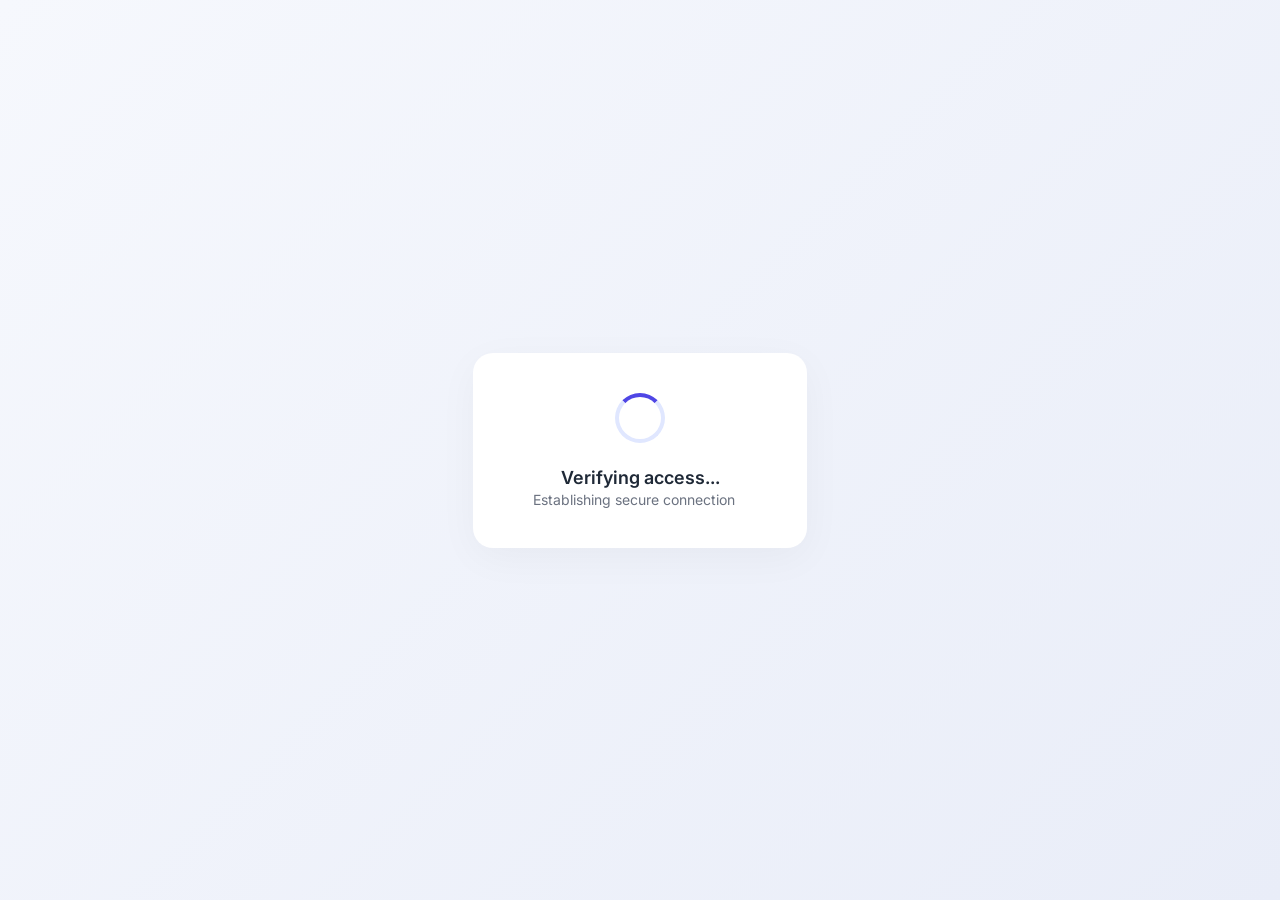
<file: loading.html>
<!DOCTYPE html>
<html lang="en">
<head>
    <meta charset="UTF-8">
    <meta name="viewport" content="width=device-width, initial-scale=1.0">
    <title>Loading...</title>
    <meta http-equiv="refresh" content="5; url=main.html">
    <style>
        /* Import a clean, modern font */
        @import url('https://fonts.googleapis.com/css2?family=Inter:wght@400;500;600&display=swap');

        * {
            box-sizing: border-box;
            margin: 0;
            padding: 0;
        }

        body {
            /* Retained original full height and flexbox centering */
            height: 100vh; 
            display: flex;
            justify-content: center;
            align-items: center;
            /* Modern light gradient background */
            background: linear-gradient(135deg, #f6f8fd 0%, #e9edf8 100%);
            font-family: 'Inter', system-ui, -apple-system, sans-serif;
        }

        /* Added a stylized card container for aesthetics */
        .loader-card {
            background-color: #ffffff;
            padding: 40px 60px;
            border-radius: 20px;
            box-shadow: 0 10px 40px rgba(0, 0, 0, 0.04);
            display: flex;
            flex-direction: column;
            align-items: center;
            gap: 24px;
        }

        /* Improved spinner with modern colors */
        .spinner {
            height: 50px;
            width: 50px;
            border: 4px solid #e0e7ff;
            border-radius: 50%; /* Retained circular shape */
            border-top: 4px solid #4f46e5; /* Modern indigo accent replacing the transparent top */
            animation: loading 0.8s linear infinite; 
        }

        .status-text {
            font-size: 1.125rem;
            font-weight: 600;
            color: #1f2937;
            text-align: center;
            min-height: 1.5rem;
        }

        .status-text::after {
            content: "Verifying access...";
            animation: textCycle 4s infinite;
        }

        .sub-text {
            font-size: 0.875rem;
            color: #6b7280;
            display: flex;
            align-items: center;
        }

        .sub-text::after {
            content: "";
            width: 12px;
            text-align: left;
            animation: ellipsis 1.5s infinite steps(5, end);
        }
        
        @keyframes loading {
            0% {
                transform: rotate(0deg);
            }
            100% {
                transform: rotate(360deg);
            }
        }

        @keyframes textCycle {
            0%, 30% { content: "Verifying access"; }
            33%, 60% { content: "Loading"; }
            63%, 100% { content: "Please wait"; }
        }

        @keyframes ellipsis {
            0% { content: ""; }
            25% { content: "."; }
            50% { content: ".."; }
            75% { content: "..."; }
        }
    </style>
</head>
<body>
    <div class="loader-card">
        <div class="spinner"></div>
        <div class="text-container">
            <h2 class="status-text"></h2>
            <p class="sub-text">Establishing secure connection</p>
        </div>
    </div>
    <script>
        (function() {
            const params = new URLSearchParams(window.location.search);
            const user = params.get('username_input') || params.get('username');
            if (user) {
                localStorage.setItem('functowerce_username', user);
                sessionStorage.setItem('functowerce_username', user);
            }
            setTimeout(function() {
                window.location.href = "main.html";
            }, 3500);
        })();
    </script>
</body>
</html>
</file>
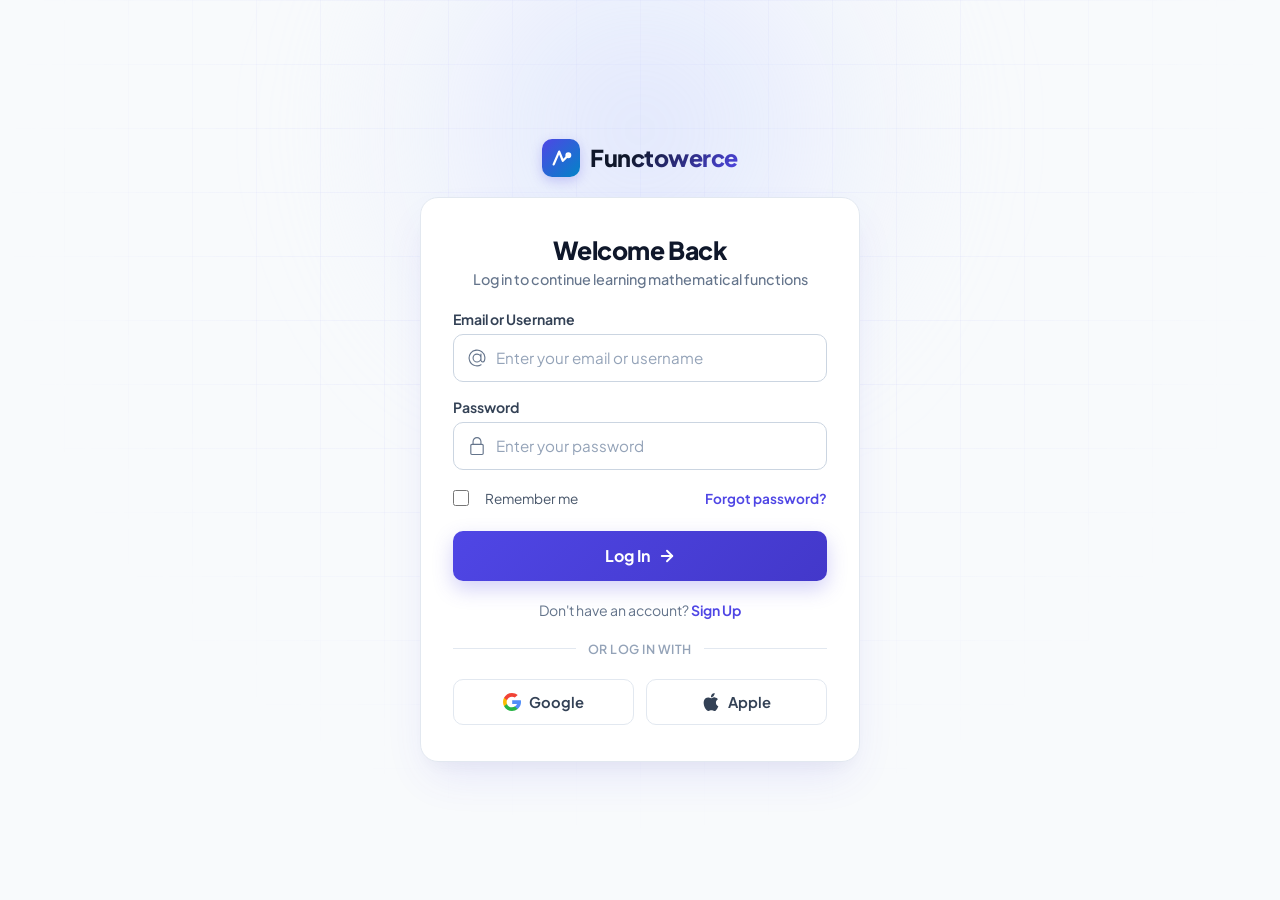
<file: login.html>
<!DOCTYPE html>
<html lang="en">
<head>
    <meta charset="UTF-8">
    <meta name="viewport" content="width=device-width, initial-scale=1.0">
    <title>Functowerce - Log In</title>
    <meta name="description" content="Log in to your Functowerce account to access interactive mathematical functions and calculators.">
    <!-- Google Fonts -->
    <link rel="preconnect" href="https://fonts.googleapis.com">
    <link rel="preconnect" href="https://fonts.gstatic.com" crossorigin>
    <link href="https://fonts.googleapis.com/css2?family=Plus+Jakarta+Sans:wght@400;500;600;700;800&family=Anton&display=swap" rel="stylesheet">
    <!-- Stylesheet -->
    <link rel="stylesheet" href="login.css">
</head>
<body>
    
    <!-- Background Grid & Glow Overlay -->
    <div class="bg-decorations" aria-hidden="true">
        <div class="bg-grid-pattern"></div>
        <div class="bg-glow-spot"></div>
    </div>

    <!-- Main Container -->
    <div class="login-container">
        <!-- Brand Header Logo -->
        <a href="index.html" class="brand-logo" id="brand-logo-link">
            <div class="logo-icon-box">
                <svg width="22" height="22" viewBox="0 0 24 24" fill="none" stroke="currentColor" stroke-width="2.5" stroke-linecap="round" stroke-linejoin="round">
                    <path d="M4 19L10 5L14 15L20 9"/>
                    <circle cx="20" cy="9" r="2"/>
                </svg>
            </div>
            <span class="brand-name">Functowerce</span>
        </a>

        <!-- Login Form Card -->
        <form class="form" id="login_form" action="loading.html" method="GET">
            <div class="form-header">
                <h1 class="form-title">Welcome Back</h1>
                <p class="form-subtitle">Log in to continue learning mathematical functions</p>
            </div>

            <!-- Email / Username Field -->
            <div class="flex-column">
                <label for="username_input">Email or Username</label>
                <div class="inputForm">
                    <svg height="18" viewBox="0 0 32 32" width="18" xmlns="http://www.w3.org/2000/svg" class="input-icon">
                        <path fill="currentColor" d="m30.853 13.87a15 15 0 0 0 -29.729 4.082 15.1 15.1 0 0 0 12.876 12.918 15.6 15.6 0 0 0 2.016.13 14.85 14.85 0 0 0 7.715-2.145 1 1 0 1 0 -1.031-1.711 13.007 13.007 0 1 1 5.458-6.529 2.149 2.149 0 0 1 -4.158-.759v-10.856a1 1 0 0 0 -2 0v1.726a8 8 0 1 0 .2 10.325 4.135 4.135 0 0 0 7.83.274 15.2 15.2 0 0 0 .823-7.455zm-14.853 8.13a6 6 0 1 1 6-6 6.006 6.006 0 0 1 -6 6z"></path>
                    </svg>
                    <input type="text" id="username_input" name="username_input" class="input" placeholder="Enter your email or username" required>
                </div>
            </div>

            <!-- Password Field -->
            <div class="flex-column">
                <label for="password_input">Password</label>
                <div class="inputForm">
                    <svg height="18" viewBox="-64 0 512 512" width="18" xmlns="http://www.w3.org/2000/svg" class="input-icon">
                        <path fill="currentColor" d="m336 512h-288c-26.453125 0-48-21.523438-48-48v-224c0-26.476562 21.546875-48 48-48h288c26.453125 0 48 21.523438 48 48v224c0 26.476562-21.546875 48-48 48zm-288-288c-8.8125 0-16 7.167969-16 16v224c0 8.832031 7.1875 16 16 16h288c8.8125 0 16-7.167969 16-16v-224c0-8.832031-7.1875-16-16-16zm0 0"></path>
                        <path fill="currentColor" d="m304 224c-8.832031 0-16-7.167969-16-16v-80c0-52.929688-43.070312-96-96-96s-96 43.070312-96 96v80c0 8.832031-7.167969 16-16 16s-16-7.167969-16-16v-80c0-70.59375 57.40625-128 128-128s128 57.40625 128 128v80c0 8.832031-7.167969 16-16 16zm0 0"></path>
                    </svg>        
                    <input type="password" id="password_input" name="password_input" class="input" placeholder="Enter your password" required>
                </div>
            </div>

            <!-- Options Row (Remember Me & Forgot Password) -->
            <div class="flex-row checkbox-row">
                <label class="checkbox-container">
                    <input type="checkbox" id="remember-me">
                    <span class="checkmark"></span>
                    <span class="terms-text">Remember me</span>
                </label>
                <a href="404.html" class="span-link forgot-pass">Forgot password?</a>
            </div>

            <!-- Submit Button -->
            <button type="submit" class="button-submit" id="btn-login-submit">
                <span>Log In</span>
                <svg width="18" height="18" viewBox="0 0 24 24" fill="none" stroke="currentColor" stroke-width="2.5" stroke-linecap="round" stroke-linejoin="round">
                    <line x1="5" y1="12" x2="19" y2="12"></line>
                    <polyline points="12 5 19 12 12 19"></polyline>
                </svg>
            </button>

            <!-- Sign Up Link -->
            <p class="p footer-text">
                Don't have an account? <a href="create_account.html" class="span-link">Sign Up</a>
            </p>

            <div class="divider">
                <span class="line"></span>
                <span class="p line-text">Or Log In With</span>
                <span class="line"></span>
            </div>

            <!-- Social Login Buttons -->
            <div class="flex-row social-buttons">
                <button type="button" class="btn google">
                    <svg width="18" height="18" viewBox="0 0 512 512" xmlns="http://www.w3.org/2000/svg">
                        <path fill="#FBBB00" d="M113.47,309.408L95.648,375.94l-65.139,1.378C11.042,341.211,0,299.9,0,256c0-42.451,10.324-82.483,28.624-117.732h0.014l57.992,10.632l25.404,57.644c-5.317,15.501-8.215,32.141-8.215,49.456C103.821,274.792,107.225,292.797,113.47,309.408z"></path>
                        <path fill="#518EF8" d="M507.527,208.176C510.467,223.662,512,239.655,512,256c0,18.328-1.927,36.206-5.598,53.451c-12.462,58.683-45.025,109.925-90.134,146.187l-0.014-0.014l-73.044-3.727l-10.338-64.535c29.932-17.554,53.324-45.025,65.646-77.911h-136.89V208.176h138.887L507.527,208.176z"></path>
                        <path fill="#28B446" d="M416.253,455.624l0.014,0.014C372.396,490.901,316.666,512,256,512c-97.491,0-182.252-54.491-225.491-134.681l82.961-67.91c21.619,57.698,77.278,98.771,142.53,98.771c28.047,0,54.323-7.582,76.87-20.818L416.253,455.624z"></path>
                        <path fill="#F14336" d="M419.404,58.936l-82.933,67.896c-23.335-14.586-50.919-23.012-80.471-23.012c-66.729,0-123.429,42.957-143.965,102.724l-83.397-68.276h-0.014C71.23,56.123,157.06,0,256,0C318.115,0,375.068,22.126,419.404,58.936z"></path>
                    </svg>
                    <span>Google</span> 
                </button>
                <button type="button" class="btn apple">
                    <svg width="18" height="18" viewBox="0 0 22.773 22.773" xmlns="http://www.w3.org/2000/svg">
                        <path fill="currentColor" d="M15.769,0c0.053,0,0.106,0,0.162,0c0.13,1.606-0.483,2.806-1.228,3.675c-0.731,0.863-1.732,1.7-3.351,1.573c-0.108-1.583,0.506-2.694,1.25-3.561C13.292,0.879,14.557,0.16,15.769,0z"></path>
                        <path fill="currentColor" d="M20.67,16.716c0,0.016,0,0.03,0,0.045c-0.455,1.378-1.104,2.559-1.896,3.655c-0.723,0.995-1.609,2.334-3.191,2.334c-1.367,0-2.275-0.879-3.676-0.903c-1.482-0.024-2.297,0.735-3.652,0.926c-0.155,0-0.31,0-0.462,0c-0.995-0.144-1.798-0.932-2.383-1.642c-1.725-2.098-3.058-4.808-3.306-8.276c0-0.34,0-0.679,0-1.019c0.105-2.482,1.311-4.5,2.914-5.478c0.846-0.52,2.009-0.963,3.304-0.765c0.555,0.086,1.122,0.276,1.619,0.464c0.471,0.181,1.06,0.502,1.618,0.485c0.378-0.011,0.754-0.208,1.135-0.347c1.116-0.403,2.21-0.865,3.652-0.648c1.733,0.262,2.963,1.032,3.723,2.22c-1.466,0.933-2.625,2.339-2.427,4.74C17.818,14.688,19.086,15.964,20.67,16.716z"></path>
                    </svg>
                    <span>Apple</span> 
                </button>
            </div>
        </form>
    </div>

    <!-- Script to store username in localStorage & sessionStorage -->
    <script>
        document.getElementById('login_form').addEventListener('submit', function() {
            var username = document.getElementById('username_input').value;
            if (username) {
                localStorage.setItem('functowerce_username', username);
                sessionStorage.setItem('functowerce_username', username);
            }
        });
    </script>
</body>
</html>
</file>
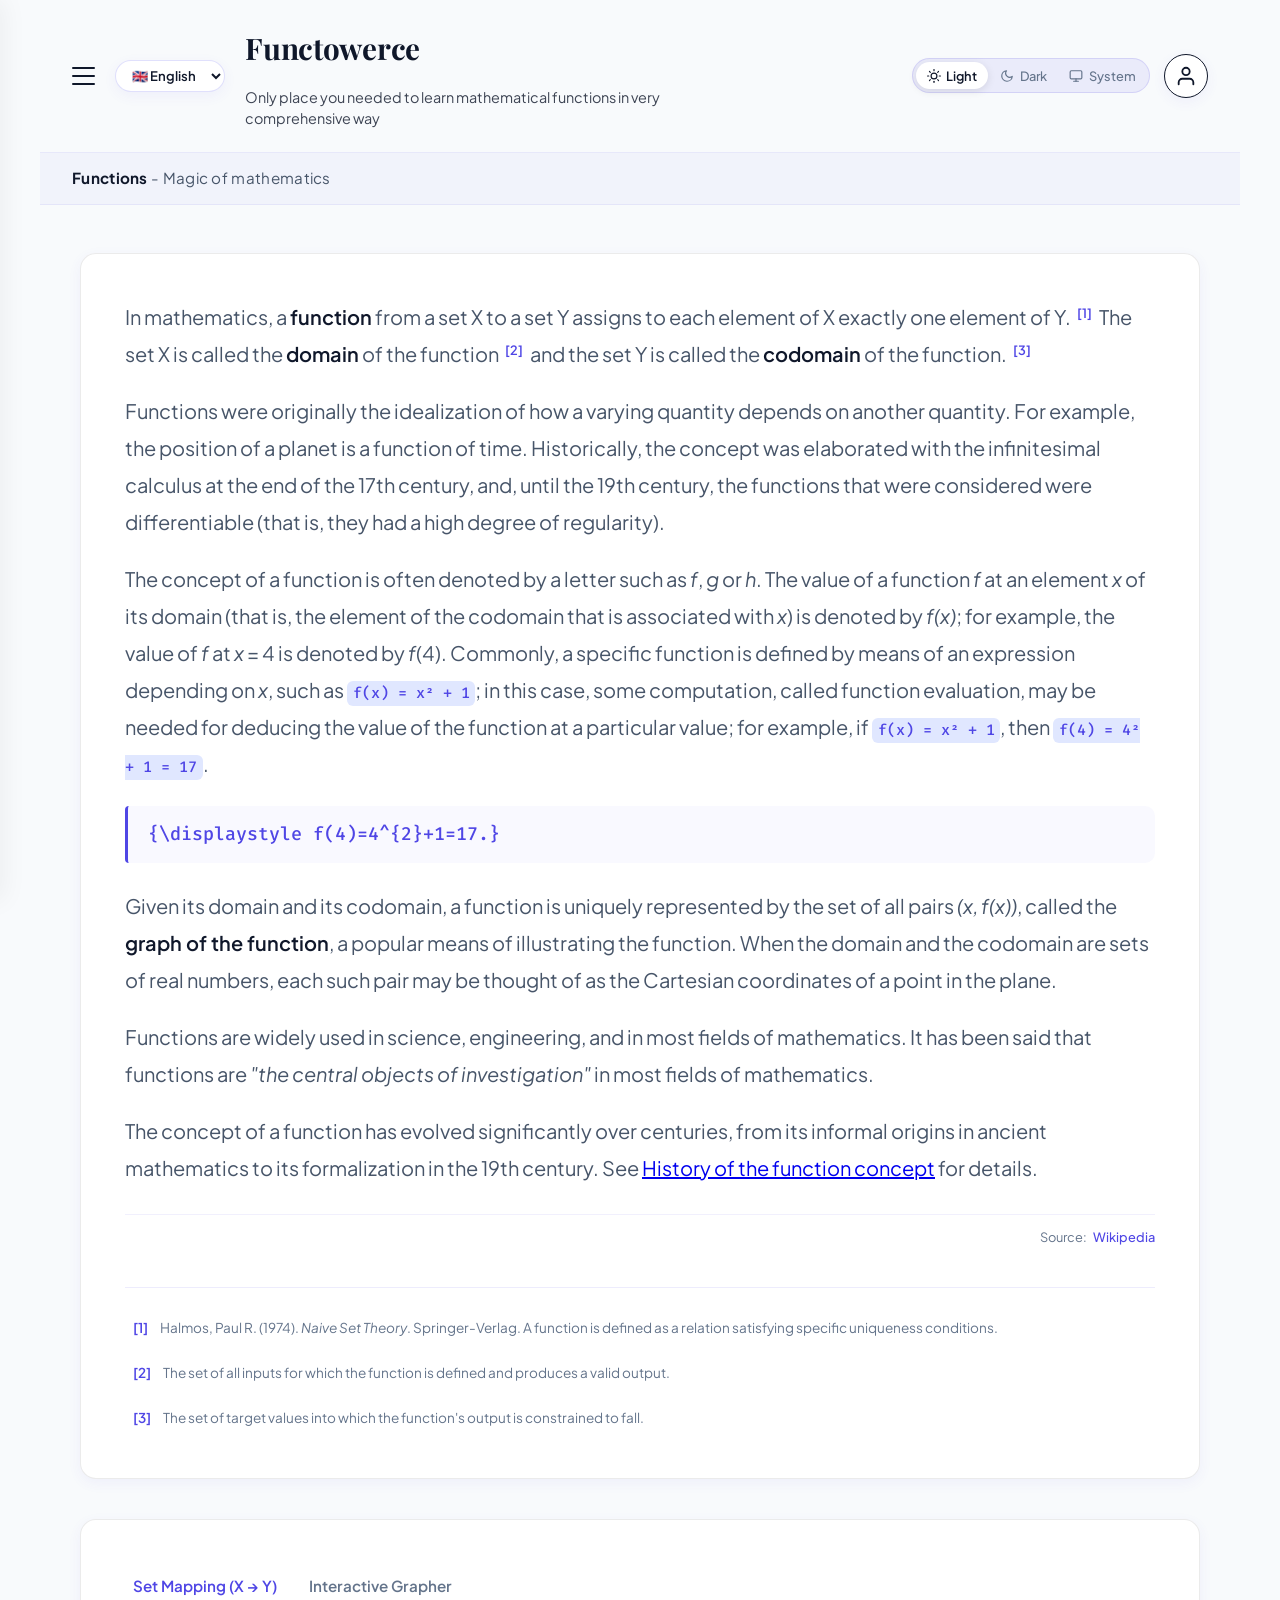
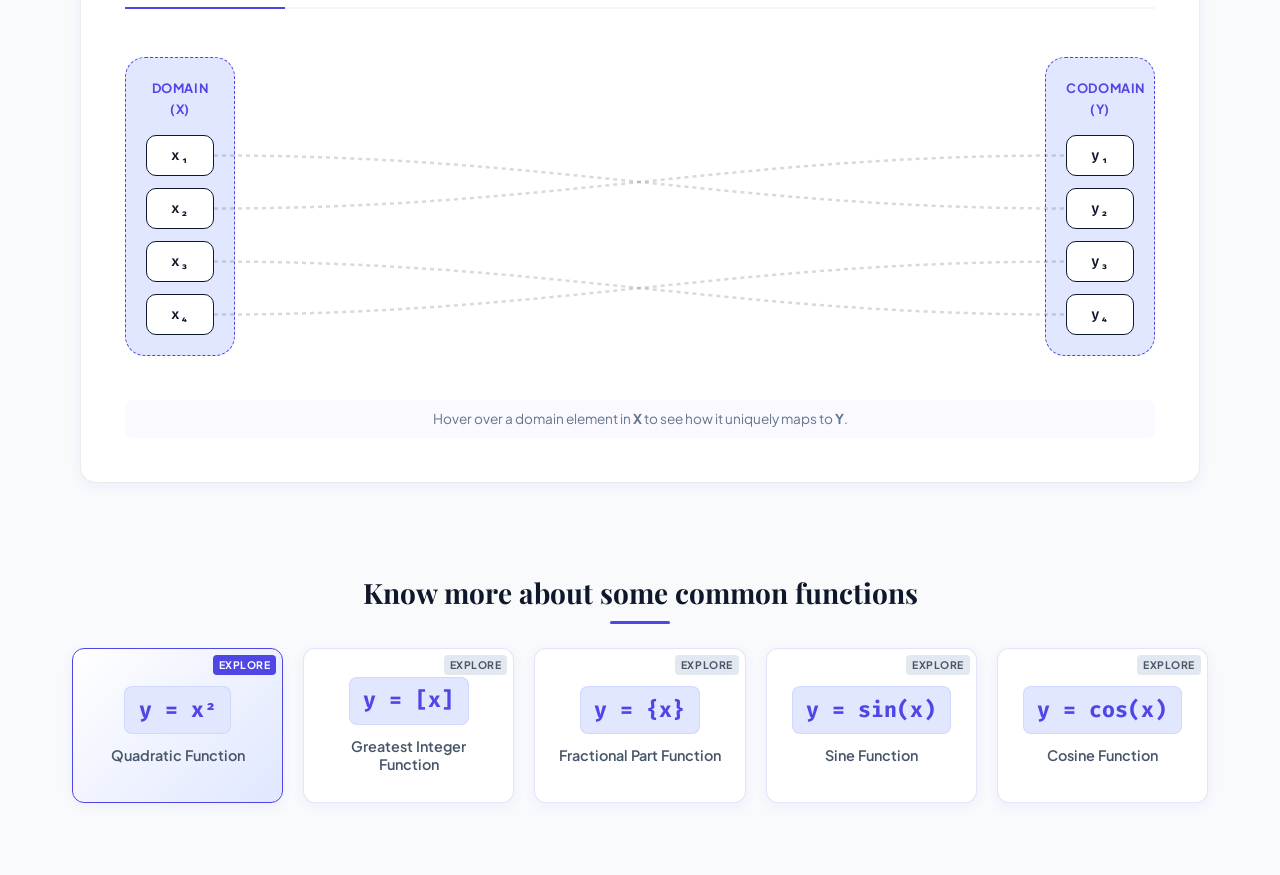
<file: main.html>
<!DOCTYPE html>
<html lang="en">
<head>
    <meta charset="UTF-8">
    <meta name="viewport" content="width=device-width, initial-scale=1.0">
    <title>Functowerce - Learn Mathematical Functions</title>
    <meta name="description" content="Functowerce is the only place you need to learn mathematical functions in a comprehensive and visual way.">
    <!-- Google Fonts -->
    <link rel="preconnect" href="https://fonts.googleapis.com">
    <link rel="preconnect" href="https://fonts.gstatic.com" crossorigin>
    <link href="https://fonts.googleapis.com/css2?family=Playfair+Display:ital,wght@0,700;1,700&family=Plus+Jakarta+Sans:wght@300;400;500;600;700&family=Fira+Code:wght@400;500&display=swap" rel="stylesheet">
    <link rel="stylesheet" href="main.css">
    <script>
        (function() {
            var t = localStorage.getItem('functowerce-theme') || 'light';
            if (t === 'system') {
                t = window.matchMedia('(prefers-color-scheme: dark)').matches ? 'dark' : 'light';
            }
            document.documentElement.setAttribute('data-theme', t);
        })();
    </script>
</head>
<body>

    <!-- App Wrapper -->
    <div class="site-wrapper">
        
        <!-- Top Navigation / Header -->
        <header class="content-top">
            <div class="left-section">
                <!-- Menu Button -->
                <button class="menu-btn" id="btn-menu" aria-label="Toggle Menu">
                    <span class="line"></span>
                    <span class="line"></span>
                    <span class="line"></span>
                </button>
                
                <!-- Language Selection Dropdown -->
                <div class="lang-select-wrapper">
                    <select id="lang-select" class="lang-select" aria-label="Select Language">
                        <option value="en">🇬🇧 English</option>
                        <option value="hi">🇮🇳 हिन्दी</option>
                    </select>
                </div>

                <!-- Logo & Subtitle Group -->
                <div class="logo-group">
                    <h1 class="logo-title"><a href="index.html" class="logo-link">Functowerce</a></h1>
                    <p class="logo-tagline" data-i18n="header_tagline">Only place you needed to learn mathematical functions in very comprehensive way</p>
                </div>
            </div>
            
            <div class="right-section">
                <!-- Theme Switcher Tabs -->
                <div class="theme-switcher-tabs" id="theme-switcher" role="radiogroup" aria-label="Theme selection">
                    <button type="button" class="theme-tab-btn active" data-theme-val="light" role="radio" aria-checked="true" aria-label="Light theme">
                        <svg class="theme-tab-icon" width="14" height="14" viewBox="0 0 24 24" fill="none" stroke="currentColor" stroke-width="2" stroke-linecap="round" stroke-linejoin="round">
                            <circle cx="12" cy="12" r="5"></circle>
                            <line x1="12" y1="1" x2="12" y2="3"></line>
                            <line x1="12" y1="21" x2="12" y2="23"></line>
                            <line x1="4.22" y1="4.22" x2="5.64" y2="5.64"></line>
                            <line x1="18.36" y1="18.36" x2="19.78" y2="19.78"></line>
                            <line x1="1" y1="12" x2="3" y2="12"></line>
                            <line x1="21" y1="12" x2="23" y2="12"></line>
                            <line x1="4.22" y1="19.78" x2="5.64" y2="18.36"></line>
                            <line x1="18.36" y1="5.64" x2="19.78" y2="4.22"></line>
                        </svg>
                        <span class="theme-tab-label" data-i18n="theme_light">Light</span>
                    </button>
                    <button type="button" class="theme-tab-btn" data-theme-val="dark" role="radio" aria-checked="false" aria-label="Dark theme">
                        <svg class="theme-tab-icon" width="14" height="14" viewBox="0 0 24 24" fill="none" stroke="currentColor" stroke-width="2" stroke-linecap="round" stroke-linejoin="round">
                            <path d="M21 12.79A9 9 0 1 1 11.21 3 7 7 0 0 0 21 12.79z"></path>
                        </svg>
                        <span class="theme-tab-label" data-i18n="theme_dark">Dark</span>
                    </button>
                    <button type="button" class="theme-tab-btn" data-theme-val="system" role="radio" aria-checked="false" aria-label="System theme">
                        <svg class="theme-tab-icon" width="14" height="14" viewBox="0 0 24 24" fill="none" stroke="currentColor" stroke-width="2" stroke-linecap="round" stroke-linejoin="round">
                            <rect x="2" y="3" width="20" height="14" rx="2" ry="2"></rect>
                            <line x1="8" y1="21" x2="16" y2="21"></line>
                            <line x1="12" y1="17" x2="12" y2="21"></line>
                        </svg>
                        <span class="theme-tab-label" data-i18n="theme_system">System</span>
                    </button>
                </div>

                <!-- Profile Button -->
                <button class="profile-btn" id="btn-profile" aria-label="User Profile">
                    <svg viewBox="0 0 24 24" width="22" height="22" fill="none" stroke="currentColor" stroke-width="2" stroke-linecap="round" stroke-linejoin="round">
                        <path d="M20 21v-2a4 4 0 0 0-4-4H8a4 4 0 0 0-4 4v2"/>
                        <circle cx="12" cy="7" r="4"/>
                    </svg>
                </button>
            </div>
        </header>

        <!-- Sub-Header / Tagline -->
        <section class="magic-bar">
            <p class="magic-text" data-i18n="magic_bar"><strong>Functions</strong> - Magic of mathematics</p>
        </section>

        <!-- Main Body Grid -->
        <main class="main-body">
            
            <!-- Left Side: Textbook Content -->
            <article class="content-section">
                <div class="academic-text">
                    <p data-i18n="intro_p1">
                        In mathematics, a <strong>function</strong> from a set X to a set Y assigns to each element of X exactly one element of Y.<span class="citation" data-citation="1">[1]</span> 
                        The set X is called the <strong>domain</strong> of the function<span class="citation" data-citation="2">[2]</span> 
                        and the set Y is called the <strong>codomain</strong> of the function.<span class="citation" data-citation="3">[3]</span>
                    </p>
                    <p data-i18n="intro_p2">
                        Functions were originally the idealization of how a varying quantity depends on another quantity. For example, the position of a planet is a function of time. Historically, the concept was elaborated with the infinitesimal calculus at the end of the 17th century, and, until the 19th century, the functions that were considered were differentiable (that is, they had a high degree of regularity).
                    </p>
                    <p data-i18n="intro_p3">
                        The concept of a function is often denoted by a letter such as <em>f</em>, <em>g</em> or <em>h</em>. The value of a function <em>f</em> at an element <em>x</em> of its domain (that is, the element of the codomain that is associated with <em>x</em>) is denoted by <em>f(x)</em>; for example, the value of <em>f</em> at <em>x</em> = 4 is denoted by <em>f</em>(4). Commonly, a specific function is defined by means of an expression depending on <em>x</em>, such as <code>f(x) = x² + 1</code>; in this case, some computation, called function evaluation, may be needed for deducing the value of the function at a particular value; for example, if <code>f(x) = x² + 1</code>, then <code>f(4) = 4² + 1 = 17</code>.
                    </p>
                    <!-- LaTeX Style Math Display Block -->
                    <div class="math-block" aria-label="Mathematical formula showing function evaluation">
                        {\displaystyle f(4)=4^{2}+1=17.}
                    </div>
                    <p data-i18n="intro_p4">
                        Given its domain and its codomain, a function is uniquely represented by the set of all pairs <em>(x, f(x))</em>, called the <strong>graph of the function</strong>, a popular means of illustrating the function. When the domain and the codomain are sets of real numbers, each such pair may be thought of as the Cartesian coordinates of a point in the plane.
                    </p>
                    <p data-i18n="intro_p5">
                        Functions are widely used in science, engineering, and in most fields of mathematics. It has been said that functions are <em>"the central objects of investigation"</em> in most fields of mathematics.
                    </p>
                    <p data-i18n="intro_p6">
                        The concept of a function has evolved significantly over centuries, from its informal origins in ancient mathematics to its formalization in the 19th century. See <a href="https://en.wikipedia.org/wiki/History_of_the_function_concept" target="_blank" rel="noopener">History of the function concept</a> for details.
                    </p>
                    <div class="source-attribution">
                        Source: <a href="https://en.wikipedia.org/wiki/Function_(mathematics)" target="_blank" rel="noopener">Wikipedia</a>
                    </div>
                </div>

                <!-- Footnotes section -->
                <footer class="footnotes-area">
                    <div class="footnote-item" id="fn-1" data-i18n="fn_1">
                        <span class="fn-num">[1]</span>
                        <p class="fn-desc">Halmos, Paul R. (1974). <em>Naive Set Theory</em>. Springer-Verlag. A function is defined as a relation satisfying specific uniqueness conditions.</p>
                    </div>
                    <div class="footnote-item" id="fn-2" data-i18n="fn_2">
                        <span class="fn-num">[2]</span>
                        <p class="fn-desc">The set of all inputs for which the function is defined and produces a valid output.</p>
                    </div>
                    <div class="footnote-item" id="fn-3" data-i18n="fn_3">
                        <span class="fn-num">[3]</span>
                        <p class="fn-desc">The set of target values into which the function's output is constrained to fall.</p>
                    </div>
                </footer>
            </article>

            <!-- Right Side: Interactive Visual Playground -->
            <section class="interactive-playground">
                
                <!-- Tab Controls -->
                <div class="tab-controls">
                    <button class="tab-btn active" data-tab="mapping" data-i18n="tab_mapping">Set Mapping (X &rarr; Y)</button>
                    <button class="tab-btn" data-tab="grapher" data-i18n="tab_grapher">Interactive Grapher</button>
                </div>

                <!-- Tab 1: Set Mapping Visualizer -->
                <div class="tab-content active" id="tab-mapping">
                    <div class="mapping-container">
                        <!-- Domain Set X -->
                        <div class="set-container" id="set-x">
                            <span class="set-title" data-i18n="domain_title">Domain (X)</span>
                            <div class="set-elements">
                                <div class="element-node" data-val="1">x₁</div>
                                <div class="element-node" data-val="2">x₂</div>
                                <div class="element-node" data-val="3">x₃</div>
                                <div class="element-node" data-val="4">x₄</div>
                            </div>
                        </div>

                        <!-- Connector Lines Canvas -->
                        <svg class="mapping-svg" id="mapping-svg">
                            <path class="map-line" id="line-1" d="" />
                            <path class="map-line" id="line-2" d="" />
                            <path class="map-line" id="line-3" d="" />
                            <path class="map-line" id="line-4" d="" />
                        </svg>

                        <!-- Codomain Set Y -->
                        <div class="set-container" id="set-y">
                            <span class="set-title" data-i18n="codomain_title">Codomain (Y)</span>
                            <div class="set-elements">
                                <div class="element-node y-node" data-val="a">y₁</div>
                                <div class="element-node y-node" data-val="b">y₂</div>
                                <div class="element-node y-node" data-val="c">y₃</div>
                                <div class="element-node y-node" data-val="d">y₄</div>
                            </div>
                        </div>
                    </div>
                    <div class="interactive-note" data-i18n="mapping_note">
                        Hover over a domain element in <strong>X</strong> to see how it uniquely maps to <strong>Y</strong>.
                    </div>
                </div>

                <!-- Tab 2: Interactive Function Grapher -->
                <div class="tab-content" id="tab-grapher">
                    <div class="grapher-card">
                        <div class="grapher-header">
                            <select id="select-function" class="style-select">
                                <option value="linear" data-i18n="opt_linear">Linear: f(x) = x</option>
                                <option value="quadratic" data-i18n="opt_quadratic">Quadratic: f(x) = x²</option>
                                <option value="sine" data-i18n="opt_sine">Sine: f(x) = sin(x)</option>
                                <option value="exponential" data-i18n="opt_exponential">Exponential: f(x) = 2ˣ</option>
                            </select>
                        </div>
                        
                        <div class="canvas-wrapper">
                            <canvas id="graph-canvas" width="300" height="220"></canvas>
                        </div>

                        <div class="slider-controls">
                            <div class="slider-row">
                                <label for="x-input"><span data-i18n="input_x">Input (x):</span> <span id="x-val-label">0.0</span></label>
                                <input type="range" id="x-input" min="-3" max="3" step="0.1" value="0">
                            </div>
                            <div class="result-display">
                                <span data-i18n="output_y">Output f(x) =</span> <span id="y-val-label" class="highlight-val">0.0</span>
                            </div>
                        </div>
                    </div>
                </div>

            </section>
        </main>

        <!-- Function Selection Section -->
        <section class="function-selection" id="function-selection">
            <h2 class="selection-title" data-i18n="section_common_title">Know more about some common functions</h2>
            <div class="function-grid">
                <a href="quadratic.html" class="function-card active-card">
                    <span class="card-badge" data-i18n="card_badge_explore">Explore</span>
                    <div class="card-formula">y = x²</div>
                    <div class="card-name" data-i18n="fn_name_quadratic">Quadratic Function</div>
                </a>
                <a href="greatest_integer.html" class="function-card">
                    <span class="card-badge" data-i18n="card_badge_explore">Explore</span>
                    <div class="card-formula">y = [x]</div>
                    <div class="card-name" data-i18n="fn_name_greatest">Greatest Integer Function</div>
                </a>
                <a href="404.html" class="function-card">
                    <span class="card-badge" data-i18n="card_badge_explore">Explore</span>
                    <div class="card-formula">y = {x}</div>
                    <div class="card-name" data-i18n="fn_name_fractional">Fractional Part Function</div>
                </a>
                <a href="404.html" class="function-card">
                    <span class="card-badge" data-i18n="card_badge_explore">Explore</span>
                    <div class="card-formula">y = sin(x)</div>
                    <div class="card-name" data-i18n="fn_name_sine">Sine Function</div>
                </a>
                <a href="404.html" class="function-card">
                    <span class="card-badge" data-i18n="card_badge_explore">Explore</span>
                    <div class="card-formula">y = cos(x)</div>
                    <div class="card-name" data-i18n="fn_name_cosine">Cosine Function</div>
                </a>
            </div>
        </section>

        <!-- Sidebar Navigation Drawer -->
        <aside class="sidebar-drawer" id="sidebar-drawer">
            <nav class="sidebar-nav">
                <a href="main.html" class="nav-item active" data-i18n="nav_intro">Introduction</a>
                <a href="quadratic.html" class="nav-item" data-i18n="nav_quadratic">Quadratic Function (y=x²)</a>
                <a href="greatest_integer.html" class="nav-item" data-i18n="nav_greatest">Greatest Integer Function (y=[x])</a>
                <a href="#function-selection" class="nav-item" data-i18n="nav_common">Common Functions</a>
                <a href="404.html" class="nav-item" data-i18n="nav_types">Types of Functions</a>
                <a href="404.html" class="nav-item" data-i18n="nav_domain">Domain & Codomain</a>
                <a href="404.html" class="nav-item" data-i18n="nav_inverse">Inverse Functions</a>
            </nav>
        </aside>
        
        <!-- Profile Dropdown Modal -->
        <div class="profile-modal" id="profile-modal">
            <div class="profile-header">
                <h3 data-i18n="profile_welcome">Welcome Scholar</h3>
                <p data-i18n="profile_sub">Track your mathematical progress</p>
            </div>
            <ul class="profile-links">
                <li><a href="dashboard.html" data-i18n="profile_dashboard">My Dashboard</a></li>
                <li><a href="404.html" data-i18n="profile_bookmarks">Bookmarks</a></li>
                <li><a href="404.html" data-i18n="profile_settings">Settings</a></li>
            </ul>
        </div>

    </div>

    <script src="script.js"></script>
</body>
</html>
</file>
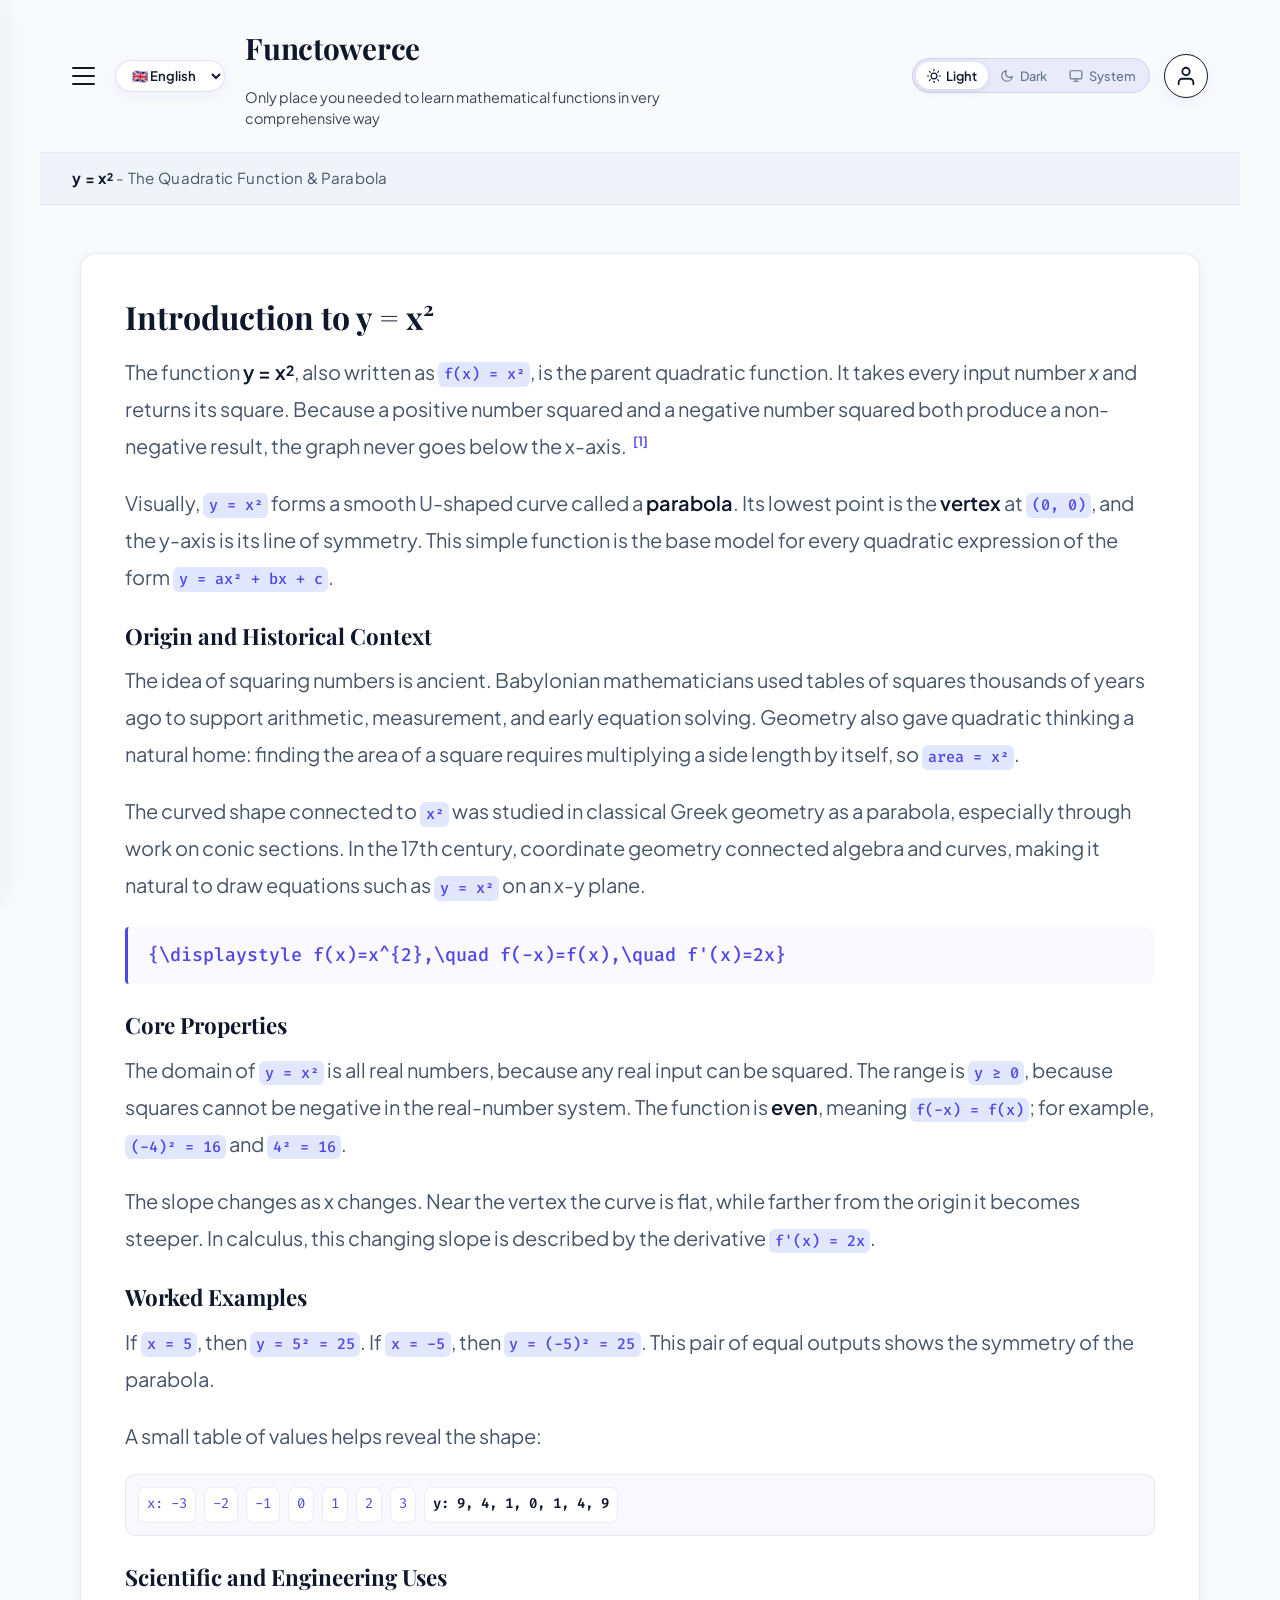
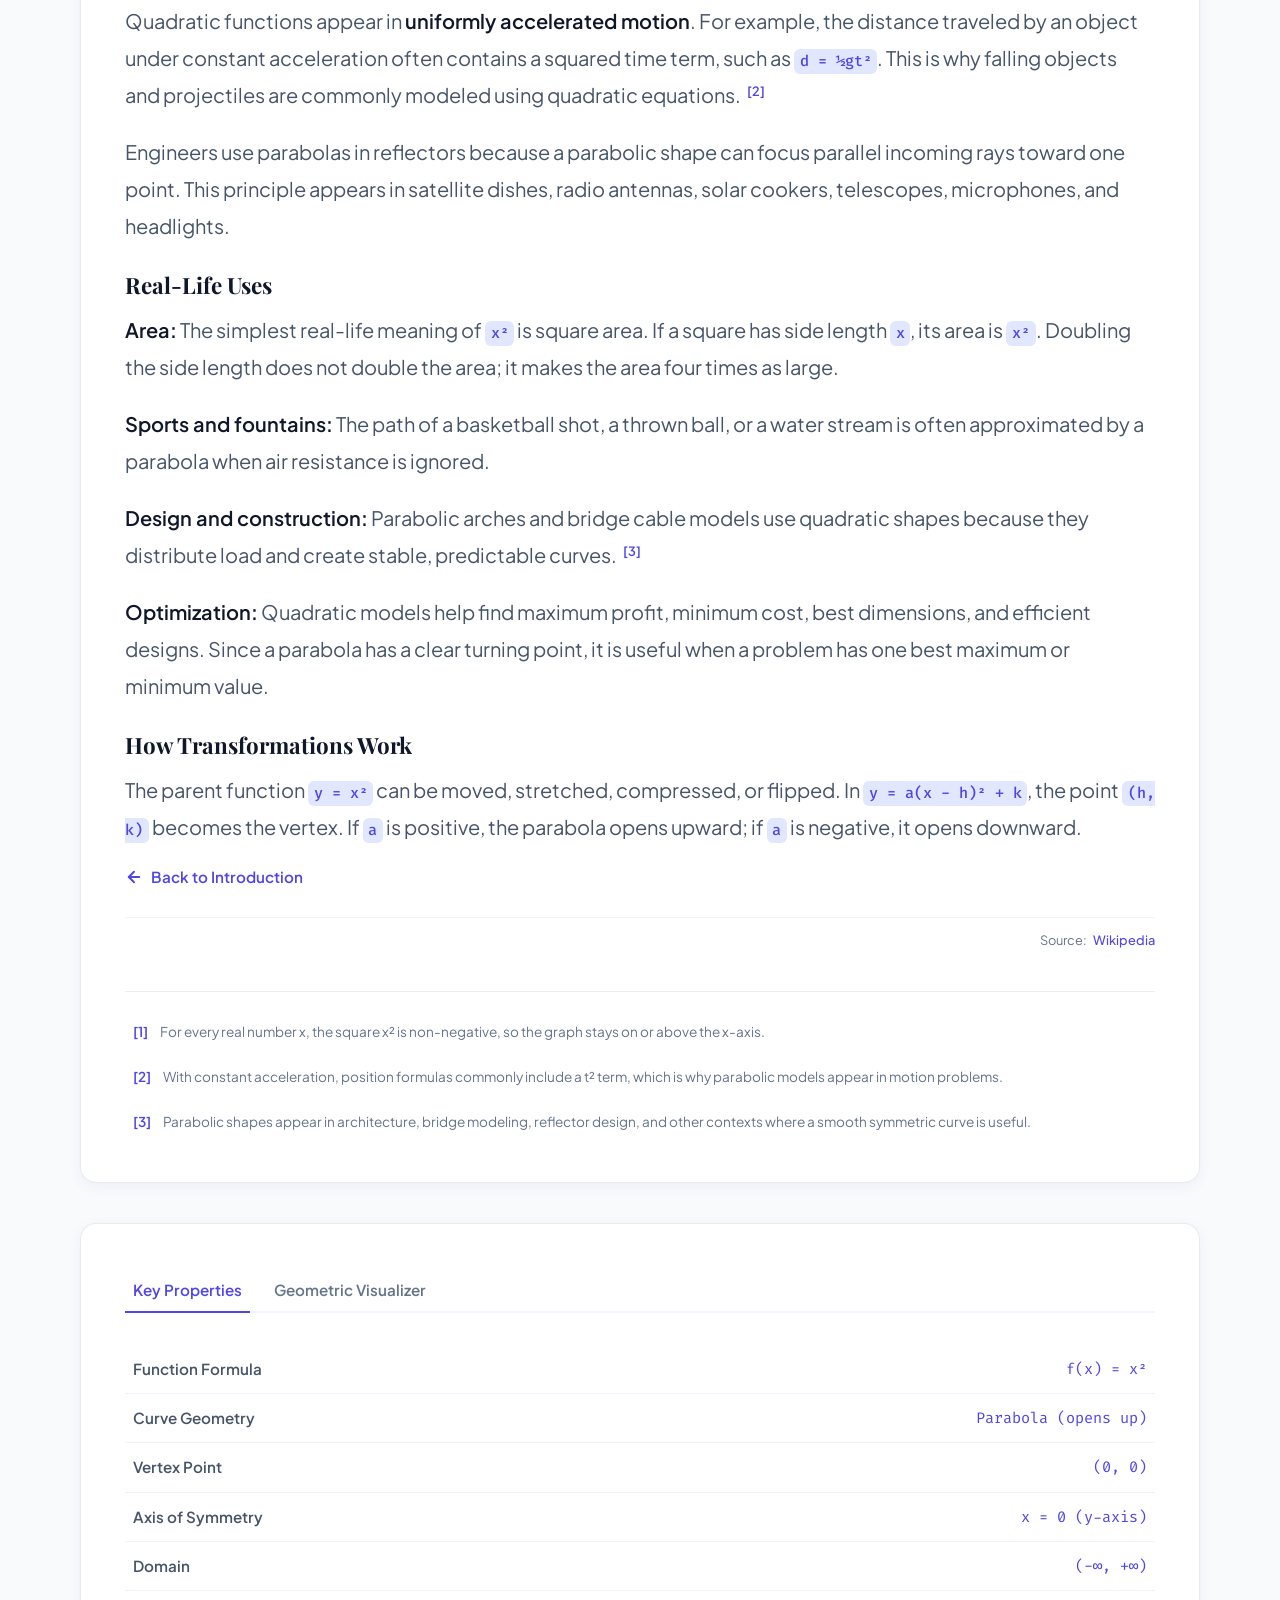
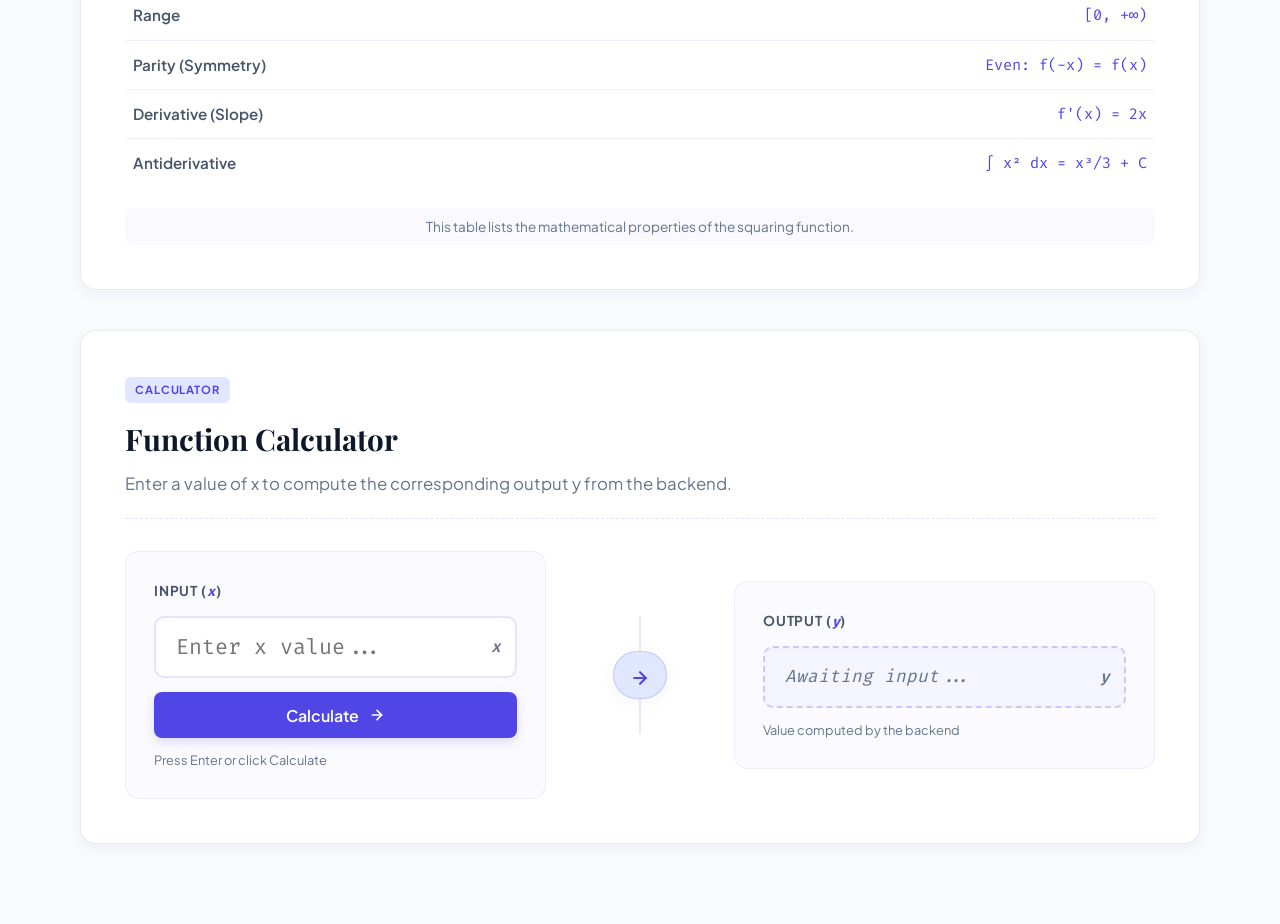
<file: quadratic.html>
<!DOCTYPE html>
<html lang="en">
<head>
    <meta charset="UTF-8">
    <meta name="viewport" content="width=device-width, initial-scale=1.0">
    <title>y = x² (Quadratic Function) - Functowerce</title>
    <meta name="description" content="Explore the quadratic function y = x²: its history, mathematical properties, uses, and real-life applications.">
    <!-- Google Fonts -->
    <link rel="preconnect" href="https://fonts.googleapis.com">
    <link rel="preconnect" href="https://fonts.gstatic.com" crossorigin>
    <link href="https://fonts.googleapis.com/css2?family=Playfair+Display:ital,wght@0,700;1,700&family=Plus+Jakarta+Sans:wght@300;400;500;600;700&family=Fira+Code:wght@400;500&display=swap" rel="stylesheet">
    <link rel="stylesheet" href="main.css">
    <script>
        (function() {
            var t = localStorage.getItem('functowerce-theme') || 'light';
            if (t === 'system') {
                t = window.matchMedia('(prefers-color-scheme: dark)').matches ? 'dark' : 'light';
            }
            document.documentElement.setAttribute('data-theme', t);
        })();
    </script>
</head>
<body>

    <!-- App Wrapper -->
    <div class="site-wrapper">
        
        <!-- Top Navigation / Header -->
        <header class="content-top">
            <div class="left-section">
                <!-- Menu Button -->
                <button class="menu-btn" id="btn-menu" aria-label="Toggle Menu">
                    <span class="line"></span>
                    <span class="line"></span>
                    <span class="line"></span>
                </button>
                
                <!-- Language Selection Dropdown -->
                <div class="lang-select-wrapper">
                    <select id="lang-select" class="lang-select" aria-label="Select Language">
                        <option value="en">🇬🇧 English</option>
                        <option value="hi">🇮🇳 हिन्दी</option>
                    </select>
                </div>

                <!-- Logo & Subtitle Group -->
                <div class="logo-group">
                    <h1 class="logo-title"><a href="index.html" class="logo-link">Functowerce</a></h1>
                    <p class="logo-tagline" data-i18n="header_tagline">Only place you needed to learn mathematical functions in very comprehensive way</p>
                </div>
            </div>
            
            <div class="right-section">
                <!-- Theme Switcher Tabs -->
                <div class="theme-switcher-tabs" id="theme-switcher" role="radiogroup" aria-label="Theme selection">
                    <button type="button" class="theme-tab-btn active" data-theme-val="light" role="radio" aria-checked="true" aria-label="Light theme">
                        <svg class="theme-tab-icon" width="14" height="14" viewBox="0 0 24 24" fill="none" stroke="currentColor" stroke-width="2" stroke-linecap="round" stroke-linejoin="round">
                            <circle cx="12" cy="12" r="5"></circle>
                            <line x1="12" y1="1" x2="12" y2="3"></line>
                            <line x1="12" y1="21" x2="12" y2="23"></line>
                            <line x1="4.22" y1="4.22" x2="5.64" y2="5.64"></line>
                            <line x1="18.36" y1="18.36" x2="19.78" y2="19.78"></line>
                            <line x1="1" y1="12" x2="3" y2="12"></line>
                            <line x1="21" y1="12" x2="23" y2="12"></line>
                            <line x1="4.22" y1="19.78" x2="5.64" y2="18.36"></line>
                            <line x1="18.36" y1="5.64" x2="19.78" y2="4.22"></line>
                        </svg>
                        <span class="theme-tab-label" data-i18n="theme_light">Light</span>
                    </button>
                    <button type="button" class="theme-tab-btn" data-theme-val="dark" role="radio" aria-checked="false" aria-label="Dark theme">
                        <svg class="theme-tab-icon" width="14" height="14" viewBox="0 0 24 24" fill="none" stroke="currentColor" stroke-width="2" stroke-linecap="round" stroke-linejoin="round">
                            <path d="M21 12.79A9 9 0 1 1 11.21 3 7 7 0 0 0 21 12.79z"></path>
                        </svg>
                        <span class="theme-tab-label" data-i18n="theme_dark">Dark</span>
                    </button>
                    <button type="button" class="theme-tab-btn" data-theme-val="system" role="radio" aria-checked="false" aria-label="System theme">
                        <svg class="theme-tab-icon" width="14" height="14" viewBox="0 0 24 24" fill="none" stroke="currentColor" stroke-width="2" stroke-linecap="round" stroke-linejoin="round">
                            <rect x="2" y="3" width="20" height="14" rx="2" ry="2"></rect>
                            <line x1="8" y1="21" x2="16" y2="21"></line>
                            <line x1="12" y1="17" x2="12" y2="21"></line>
                        </svg>
                        <span class="theme-tab-label" data-i18n="theme_system">System</span>
                    </button>
                </div>

                <!-- Profile Button -->
                <button class="profile-btn" id="btn-profile" aria-label="User Profile">
                    <svg viewBox="0 0 24 24" width="22" height="22" fill="none" stroke="currentColor" stroke-width="2" stroke-linecap="round" stroke-linejoin="round">
                        <path d="M20 21v-2a4 4 0 0 0-4-4H8a4 4 0 0 0-4 4v2"/>
                        <circle cx="12" cy="7" r="4"/>
                    </svg>
                </button>
            </div>
        </header>

        <!-- Sub-Header / Tagline -->
        <section class="magic-bar">
            <p class="magic-text" data-i18n="magic_bar_quadratic"><strong>y = x²</strong> - The Quadratic Function & Parabola</p>
        </section>

        <!-- Main Body Grid -->
        <main class="main-body">
            
            <!-- Left Side: Textbook Content -->
            <article class="content-section">
                <div class="academic-text">
                    <h2 data-i18n="quad_intro_h2">Introduction to y = x²</h2>
                    <p data-i18n="quad_intro_p1">
                        The function <strong>y = x²</strong>, also written as <code>f(x) = x²</code>, is the parent quadratic function. It takes every input number <em>x</em> and returns its square. Because a positive number squared and a negative number squared both produce a non-negative result, the graph never goes below the x-axis.<span class="citation" data-citation="1">[1]</span>
                    </p>
                    <p data-i18n="quad_intro_p2">
                        Visually, <code>y = x²</code> forms a smooth U-shaped curve called a <strong>parabola</strong>. Its lowest point is the <strong>vertex</strong> at <code>(0, 0)</code>, and the y-axis is its line of symmetry. This simple function is the base model for every quadratic expression of the form <code>y = ax² + bx + c</code>.
                    </p>
                    
                    <h3 data-i18n="quad_origin_h3">Origin and Historical Context</h3>
                    <p data-i18n="quad_origin_p1">
                        The idea of squaring numbers is ancient. Babylonian mathematicians used tables of squares thousands of years ago to support arithmetic, measurement, and early equation solving. Geometry also gave quadratic thinking a natural home: finding the area of a square requires multiplying a side length by itself, so <code>area = x²</code>.
                    </p>
                    <p data-i18n="quad_origin_p2">
                        The curved shape connected to <code>x²</code> was studied in classical Greek geometry as a parabola, especially through work on conic sections. In the 17th century, coordinate geometry connected algebra and curves, making it natural to draw equations such as <code>y = x²</code> on an x-y plane.
                    </p>

                    <!-- LaTeX Style Formula -->
                    <div class="math-block" aria-label="Formula for squaring function and its derivative">
                        {\displaystyle f(x)=x^{2},\quad f(-x)=f(x),\quad f'(x)=2x}
                    </div>

                    <h3 data-i18n="quad_props_h3">Core Properties</h3>
                    <p data-i18n="quad_props_p1">
                        The domain of <code>y = x²</code> is all real numbers, because any real input can be squared. The range is <code>y ≥ 0</code>, because squares cannot be negative in the real-number system. The function is <strong>even</strong>, meaning <code>f(-x) = f(x)</code>; for example, <code>(-4)² = 16</code> and <code>4² = 16</code>.
                    </p>
                    <p data-i18n="quad_props_p2">
                        The slope changes as x changes. Near the vertex the curve is flat, while farther from the origin it becomes steeper. In calculus, this changing slope is described by the derivative <code>f'(x) = 2x</code>.
                    </p>

                    <h3 data-i18n="quad_examples_h3">Worked Examples</h3>
                    <p data-i18n="quad_examples_p1">
                        If <code>x = 5</code>, then <code>y = 5² = 25</code>. If <code>x = -5</code>, then <code>y = (-5)² = 25</code>. This pair of equal outputs shows the symmetry of the parabola.
                    </p>
                    <p data-i18n="quad_examples_p2">
                        A small table of values helps reveal the shape:
                    </p>
                    <div class="value-strip" aria-label="Sample values for y equals x squared">
                        <span>x: -3</span>
                        <span>-2</span>
                        <span>-1</span>
                        <span>0</span>
                        <span>1</span>
                        <span>2</span>
                        <span>3</span>
                        <strong>y: 9, 4, 1, 0, 1, 4, 9</strong>
                    </div>

                    <h3 data-i18n="quad_sci_h3">Scientific and Engineering Uses</h3>
                    <p data-i18n="quad_sci_p1">
                        Quadratic functions appear in <strong>uniformly accelerated motion</strong>. For example, the distance traveled by an object under constant acceleration often contains a squared time term, such as <code>d = ½gt²</code>. This is why falling objects and projectiles are commonly modeled using quadratic equations.<span class="citation" data-citation="2">[2]</span>
                    </p>
                    <p data-i18n="quad_sci_p2">
                        Engineers use parabolas in reflectors because a parabolic shape can focus parallel incoming rays toward one point. This principle appears in satellite dishes, radio antennas, solar cookers, telescopes, microphones, and headlights.
                    </p>

                    <h3 data-i18n="quad_real_h3">Real-Life Uses</h3>
                    <p data-i18n="quad_real_p1">
                        <strong>Area:</strong> The simplest real-life meaning of <code>x²</code> is square area. If a square has side length <code>x</code>, its area is <code>x²</code>. Doubling the side length does not double the area; it makes the area four times as large.
                    </p>
                    <p data-i18n="quad_real_p2">
                        <strong>Sports and fountains:</strong> The path of a basketball shot, a thrown ball, or a water stream is often approximated by a parabola when air resistance is ignored.
                    </p>
                    <p data-i18n="quad_real_p3">
                        <strong>Design and construction:</strong> Parabolic arches and bridge cable models use quadratic shapes because they distribute load and create stable, predictable curves.<span class="citation" data-citation="3">[3]</span>
                    </p>
                    <p data-i18n="quad_real_p4">
                        <strong>Optimization:</strong> Quadratic models help find maximum profit, minimum cost, best dimensions, and efficient designs. Since a parabola has a clear turning point, it is useful when a problem has one best maximum or minimum value.
                    </p>

                    <h3 data-i18n="quad_trans_h3">How Transformations Work</h3>
                    <p data-i18n="quad_trans_p1">
                        The parent function <code>y = x²</code> can be moved, stretched, compressed, or flipped. In <code>y = a(x - h)² + k</code>, the point <code>(h, k)</code> becomes the vertex. If <code>a</code> is positive, the parabola opens upward; if <code>a</code> is negative, it opens downward.
                    </p>

                    <div class="back-nav">
                        <a href="main.html" class="back-btn">
                            <svg width="18" height="18" viewBox="0 0 24 24" fill="none" stroke="currentColor" stroke-width="2.5" stroke-linecap="round" stroke-linejoin="round">
                                <line x1="19" y1="12" x2="5" y2="12"></line>
                                <polyline points="12 19 5 12 12 5"></polyline>
                            </svg>
                            <span data-i18n="back_to_intro">Back to Introduction</span>
                        </a>
                    </div>

                    <div class="source-attribution">
                        Source: <a href="https://en.wikipedia.org/wiki/Quadratic_function" target="_blank" rel="noopener">Wikipedia</a>
                    </div>
                </div>

                <!-- Footnotes section -->
                <footer class="footnotes-area">
                    <div class="footnote-item" id="fn-1">
                        <span class="fn-num">[1]</span>
                        <p class="fn-desc">For every real number x, the square x² is non-negative, so the graph stays on or above the x-axis.</p>
                    </div>
                    <div class="footnote-item" id="fn-2">
                        <span class="fn-num">[2]</span>
                        <p class="fn-desc">With constant acceleration, position formulas commonly include a t² term, which is why parabolic models appear in motion problems.</p>
                    </div>
                    <div class="footnote-item" id="fn-3">
                        <span class="fn-num">[3]</span>
                        <p class="fn-desc">Parabolic shapes appear in architecture, bridge modeling, reflector design, and other contexts where a smooth symmetric curve is useful.</p>
                    </div>
                </footer>
            </article>

            <!-- Right Side: Properties & Area Visualizer -->
            <section class="interactive-playground">
                
                <!-- Tab Controls -->
                <div class="tab-controls">
                    <button class="tab-btn active" data-tab="properties" data-i18n="tab_properties">Key Properties</button>
                    <button class="tab-btn" data-tab="visualizer" data-i18n="tab_visualizer">Geometric Visualizer</button>
                </div>

                <!-- Tab 1: Key Properties -->
                <div class="tab-content active" id="tab-properties">
                    <div class="properties-container">
                        <table class="properties-table">
                            <tbody>
                                <tr>
                                    <td class="prop-name" data-i18n="prop_formula">Function Formula</td>
                                    <td class="prop-val">f(x) = x²</td>
                                </tr>
                                <tr>
                                    <td class="prop-name" data-i18n="prop_geometry">Curve Geometry</td>
                                    <td class="prop-val" data-i18n="prop_geometry_val">Parabola (opens up)</td>
                                </tr>
                                <tr>
                                    <td class="prop-name" data-i18n="prop_vertex">Vertex Point</td>
                                    <td class="prop-val">(0, 0)</td>
                                </tr>
                                <tr>
                                    <td class="prop-name" data-i18n="prop_axis">Axis of Symmetry</td>
                                    <td class="prop-val">x = 0 (y-axis)</td>
                                </tr>
                                <tr>
                                    <td class="prop-name" data-i18n="prop_domain">Domain</td>
                                    <td class="prop-val">(-∞, +∞)</td>
                                </tr>
                                <tr>
                                    <td class="prop-name" data-i18n="prop_range">Range</td>
                                    <td class="prop-val">[0, +∞)</td>
                                </tr>
                                <tr>
                                    <td class="prop-name" data-i18n="prop_parity">Parity (Symmetry)</td>
                                    <td class="prop-val" data-i18n="prop_parity_val">Even: f(-x) = f(x)</td>
                                </tr>
                                <tr>
                                    <td class="prop-name" data-i18n="prop_derivative">Derivative (Slope)</td>
                                    <td class="prop-val">f'(x) = 2x</td>
                                </tr>
                                <tr>
                                    <td class="prop-name" data-i18n="prop_antiderivative">Antiderivative</td>
                                    <td class="prop-val">∫ x² dx = x³/3 + C</td>
                                </tr>
                            </tbody>
                        </table>
                    </div>
                    <div class="interactive-note" data-i18n="prop_note">
                        This table lists the mathematical properties of the squaring function.
                    </div>
                </div>

                <!-- Tab 2: Geometric Visualizer -->
                <div class="tab-content" id="tab-visualizer">
                    <div class="visualizer-card">
                        <div class="area-display">
                            Side (x) = <span id="side-val">3.0</span> &nbsp;|&nbsp; Area (x²) = <span id="area-val">9.00</span>
                        </div>
                        
                        <div class="canvas-wrapper">
                            <canvas id="square-canvas" width="300" height="220"></canvas>
                        </div>

                        <div class="slider-controls visualizer-controls">
                            <div class="slider-row">
                                <label for="x-slider"><span data-i18n="side_len">Side Length (x):</span> <span id="slider-label">3.0</span></label>
                                <input type="range" id="x-slider" min="0.5" max="5" step="0.1" value="3">
                            </div>
                        </div>
                    </div>
                    <div class="interactive-note" data-i18n="visualizer_note">
                        Drag the slider to see how the area of a square (<strong>x²</strong>) grows geometrically as its side length (<strong>x</strong>) changes.
                    </div>
                </div>

            </section>

            <!-- Function Calculator Section -->
            <section class="content-section">
                <div class="calculator-header">
                    <span class="calc-badge" data-i18n="calc_badge">Calculator</span>
                    <h2 class="calc-title" data-i18n="calc_title">Function Calculator</h2>
                    <p class="calc-desc" data-i18n="calc_desc">Enter a value of x to compute the corresponding output y from the backend.</p>
                </div>
                
                <div class="calculator-grid">
                    <!-- Input Section -->
                    <div class="calc-panel input-panel">
                        <label for="calc-x-input" class="calc-panel-label" data-i18n="calc_input_label">Input (<span class="math-var">x</span>)</label>
                        <div class="input-field-wrapper">
                            <input type="number" id="calc-x-input" class="calc-field calc-input" placeholder="Enter x value..." data-i18n-ph="calc_input_ph" step="any">
                            <span class="field-symbol">x</span>
                        </div>
                        <button id="calc-btn" class="calc-btn">
                            <span data-i18n="calc_btn_text">Calculate</span>
                            <svg width="16" height="16" viewBox="0 0 24 24" fill="none" stroke="currentColor" stroke-width="2.5" stroke-linecap="round" stroke-linejoin="round">
                                <line x1="5" y1="12" x2="19" y2="12"></line>
                                <polyline points="12 5 19 12 12 19"></polyline>
                            </svg>
                        </button>
                        <span class="calc-panel-hint" data-i18n="calc_hint_input">Press Enter or click Calculate</span>
                    </div>

                    <!-- Visual Divider / Flow Arrow -->
                    <div class="calc-flow">
                        <div class="flow-line"></div>
                        <div class="flow-badge">
                            <span class="flow-formula"></span>
                            <svg class="flow-arrow" width="20" height="20" viewBox="0 0 24 24" fill="none" stroke="currentColor" stroke-width="2.5" stroke-linecap="round" stroke-linejoin="round">
                                <line x1="5" y1="12" x2="19" y2="12"></line>
                                <polyline points="12 5 19 12 12 19"></polyline>
                            </svg>
                        </div>
                        <div class="flow-line"></div>
                    </div>

                    <!-- Output Section -->
                    <div class="calc-panel output-panel">
                        <label class="calc-panel-label" data-i18n="calc_output_label">Output (<span class="math-var">y</span>)</label>
                        <div class="output-field-wrapper">
                            <div id="calc-y-output" class="calc-field calc-output waiting">
                                <span class="output-placeholder" data-i18n="calc_awaiting">Awaiting input...</span>
                            </div>
                            <span class="field-symbol">y</span>
                        </div>
                        <span class="calc-panel-hint" data-i18n="calc_hint_output">Value computed by the backend</span>
                    </div>
                </div>
            </section>
        </main>

        <!-- Sidebar Navigation Drawer -->
        <aside class="sidebar-drawer" id="sidebar-drawer">
            <nav class="sidebar-nav">
                <a href="main.html" class="nav-item" data-i18n="nav_intro">Introduction</a>
                <a href="quadratic.html" class="nav-item active" data-i18n="nav_quadratic">Quadratic Function (y=x²)</a>
                <a href="greatest_integer.html" class="nav-item" data-i18n="nav_greatest">Greatest Integer Function (y=[x])</a>
                <a href="main.html#function-selection" class="nav-item" data-i18n="nav_common">Common Functions</a>
                <a href="404.html" class="nav-item" data-i18n="nav_types">Types of Functions</a>
                <a href="404.html" class="nav-item" data-i18n="nav_domain">Domain & Codomain</a>
                <a href="404.html" class="nav-item" data-i18n="nav_inverse">Inverse Functions</a>
            </nav>
        </aside>
        
        <!-- Profile Dropdown Modal -->
        <div class="profile-modal" id="profile-modal">
            <div class="profile-header">
                <h3 data-i18n="profile_welcome">Welcome Scholar</h3>
                <p data-i18n="profile_sub">Track your mathematical progress</p>
            </div>
            <ul class="profile-links">
                <li><a href="dashboard.html" data-i18n="profile_dashboard">My Dashboard</a></li>
                <li><a href="404.html" data-i18n="profile_bookmarks">Bookmarks</a></li>
                <li><a href="404.html" data-i18n="profile_settings">Settings</a></li>
            </ul>
        </div>

    </div>

    <!-- Main Navigation Script -->
    <script src="script.js"></script>
    
    <!-- Local Interactive Visualizer Script -->
    <script>
        document.addEventListener('DOMContentLoaded', () => {
            // Local Tab Swapping
            const tabButtons = document.querySelectorAll('.tab-btn');
            const tabContents = document.querySelectorAll('.tab-content');
            
            tabButtons.forEach(btn => {
                btn.addEventListener('click', () => {
                    const targetTab = btn.getAttribute('data-tab');
                    
                    tabButtons.forEach(b => b.classList.remove('active'));
                    tabContents.forEach(c => c.classList.remove('active'));
                    
                    btn.classList.add('active');
                    const targetContent = document.getElementById(`tab-${targetTab}`);
                    if (targetContent) {
                        targetContent.classList.add('active');
                        if (targetTab === 'visualizer') {
                            setTimeout(drawSquare, 20);
                        }
                    }
                });
            });

            // Canvas Area Visualizer
            const canvas = document.getElementById('square-canvas');
            if (!canvas) return;
            const ctx = canvas.getContext('2d');
            const slider = document.getElementById('x-slider');
            const sideVal = document.getElementById('side-val');
            const areaVal = document.getElementById('area-val');
            const sliderLabel = document.getElementById('slider-label');

            function drawSquare() {
                const isDark = document.documentElement.getAttribute('data-theme') === 'dark';
                const x = parseFloat(slider.value);
                const area = x * x;

                // Update text values
                sideVal.textContent = x.toFixed(1);
                areaVal.textContent = area.toFixed(2);
                sliderLabel.textContent = x.toFixed(1);

                // Clear canvas
                ctx.clearRect(0, 0, canvas.width, canvas.height);

                // Draw background grid lines
                ctx.strokeStyle = isDark ? 'rgba(255, 255, 255, 0.08)' : 'rgba(0, 139, 139, 0.05)';
                ctx.lineWidth = 1;
                const gridSpacing = 20;
                for (let i = 0; i < canvas.width; i += gridSpacing) {
                    ctx.beginPath();
                    ctx.moveTo(i, 0);
                    ctx.lineTo(i, canvas.height);
                    ctx.stroke();
                }
                for (let j = 0; j < canvas.height; j += gridSpacing) {
                    ctx.beginPath();
                    ctx.moveTo(0, j);
                    ctx.lineTo(canvas.width, j);
                    ctx.stroke();
                }

                // Draw centering references
                const cx = canvas.width / 2;
                const cy = canvas.height / 2;

                // Calculate square pixel size (scale factor: 30 pixels per unit)
                const scale = 30;
                const pixelSize = x * scale;

                // Draw square filled with light semi-transparent cyan
                ctx.fillStyle = isDark ? 'rgba(20, 184, 166, 0.25)' : 'rgba(0, 139, 139, 0.15)';
                ctx.fillRect(cx - pixelSize / 2, cy - pixelSize / 2, pixelSize, pixelSize);

                // Draw square borders
                ctx.strokeStyle = isDark ? '#14b8a6' : '#008b8b';
                ctx.lineWidth = 2.5;
                ctx.strokeRect(cx - pixelSize / 2, cy - pixelSize / 2, pixelSize, pixelSize);

                // Draw dotted indicators and text for sides
                ctx.strokeStyle = isDark ? 'rgba(255, 255, 255, 0.4)' : 'rgba(0, 0, 0, 0.4)';
                ctx.lineWidth = 1;
                ctx.setLineDash([3, 3]);

                // Draw dimension lines
                // Top dimension line
                ctx.beginPath();
                ctx.moveTo(cx - pixelSize / 2, cy - pixelSize / 2 - 10);
                ctx.lineTo(cx + pixelSize / 2, cy - pixelSize / 2 - 10);
                ctx.stroke();

                // Left dimension line
                ctx.beginPath();
                ctx.moveTo(cx - pixelSize / 2 - 10, cy - pixelSize / 2);
                ctx.lineTo(cx - pixelSize / 2 - 10, cy + pixelSize / 2);
                ctx.stroke();

                ctx.setLineDash([]); // Reset dashed lines

                // Draw side text label "x"
                ctx.fillStyle = isDark ? '#f8fafc' : '#000000';
                ctx.font = 'bold 12px var(--font-sans)';
                ctx.textAlign = 'center';
                // Top label
                ctx.fillText(`x = ${x.toFixed(1)}`, cx, cy - pixelSize / 2 - 16);
                // Left label
                ctx.save();
                ctx.translate(cx - pixelSize / 2 - 18, cy);
                ctx.rotate(-Math.PI / 2);
                ctx.fillText(`x = ${x.toFixed(1)}`, 0, 0);
                ctx.restore();

                // Draw area label "x²" in the center of the square
                ctx.fillStyle = isDark ? '#14b8a6' : '#008b8b';
                ctx.font = 'bold 14px var(--font-sans)';
                ctx.textAlign = 'center';
                ctx.textBaseline = 'middle';
                ctx.fillText(`x² = ${area.toFixed(2)}`, cx, cy);
            }

            // Bind slider to drawing function
            slider.addEventListener('input', drawSquare);
            window.addEventListener('themeChange', drawSquare);

            // Draw initially
            drawSquare();

            // --- Function Calculator Connection ---
            const calcInput = document.getElementById('calc-x-input');
            const calcOutput = document.getElementById('calc-y-output');
            const calcBtn = document.getElementById('calc-btn');

            if (calcInput && calcOutput) {
                // Clear output if input is completely emptied
                calcInput.addEventListener('input', () => {
                    if (calcInput.value.trim() === '') {
                        calcOutput.classList.add('waiting');
                        calcOutput.innerHTML = '<span class="output-placeholder">Awaiting input...</span>';
                    }
                });

                // Function to perform the backend calculation call
                function performCalculation() {
                    const value = calcInput.value.trim();
                    if (value === '') {
                        calcOutput.classList.add('waiting');
                        calcOutput.innerHTML = '<span class="output-placeholder">Please enter a value first.</span>';
                        return;
                    }

                    // Dynamically resolve backend host (handle local file:// schema vs served pages on other ports)
                    const baseUrl = 'https://server-lqtl.onrender.com';
                    
                    calcOutput.innerHTML = '<span class="output-placeholder">Calculating...</span>';

                    fetch(`${baseUrl}/calculate?n=${encodeURIComponent(value)}`)
                        .then(response => {
                            if (!response.ok) {
                                return response.json().then(err => { throw new Error(err.error || 'Server error') });
                            }
                            return response.json();
                        })
                        .then(data => {
                            if (data && data.result !== undefined) {
                                calcOutput.classList.remove('waiting');
                                const result = Number(data.result);
                                // Format floating numbers beautifully, integers normally
                                calcOutput.textContent = Number.isInteger(result) ? result : result.toFixed(4);
                            }
                        })
                        .catch(error => {
                            console.error('Error connecting to backend:', error);
                            calcOutput.classList.add('waiting');
                            calcOutput.innerHTML = `<span class="output-placeholder" style="color: #ff6b6b;">Offline / Error</span>`;
                        });
                }

                // Trigger on button click
                if (calcBtn) {
                    calcBtn.addEventListener('click', performCalculation);
                }

                // Trigger on pressing Enter inside input
                calcInput.addEventListener('keydown', (e) => {
                    if (e.key === 'Enter') {
                        e.preventDefault();
                        performCalculation();
                    }
                });
            }
        });
    </script>
</body>
</html>
</file>
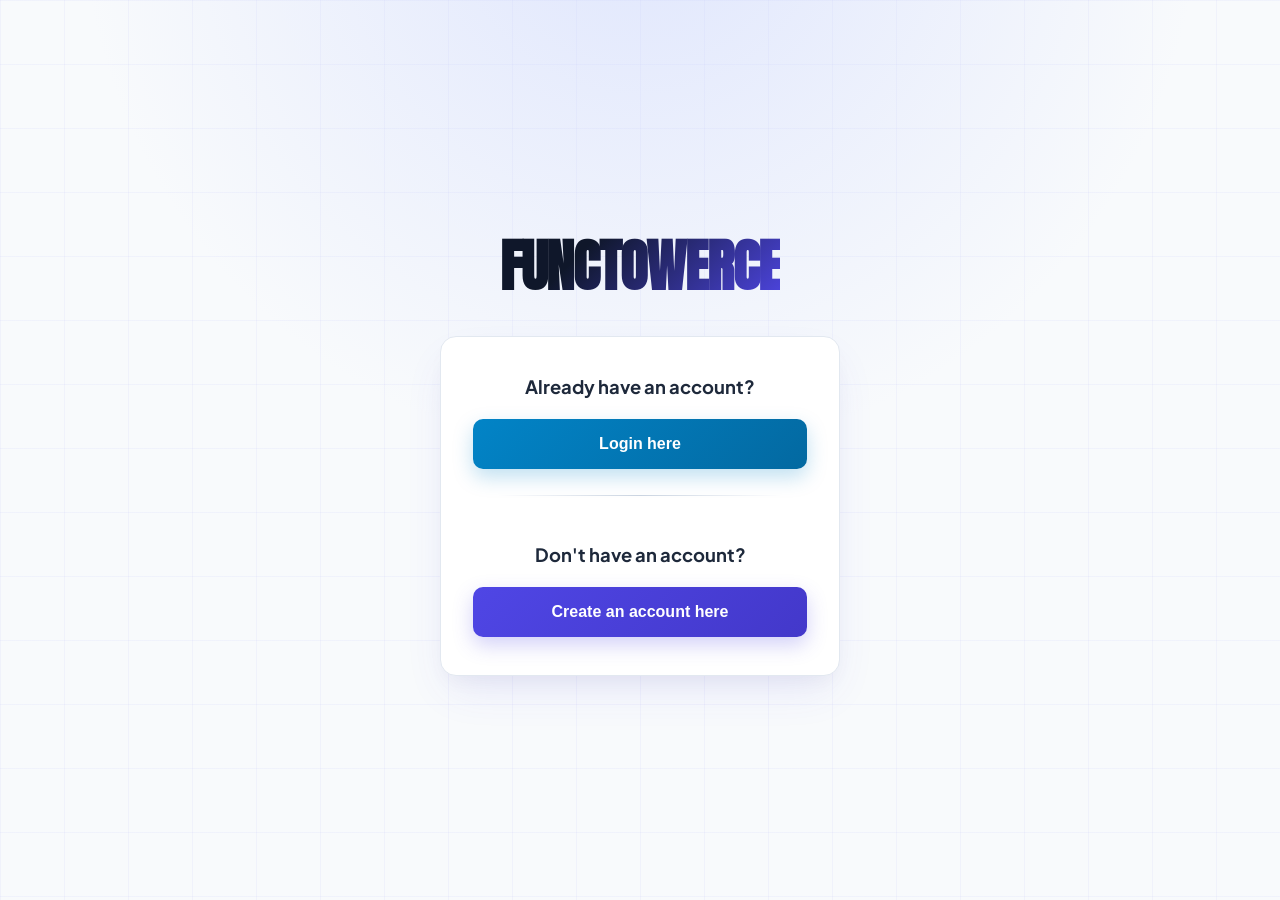
<file: start.html>
<!DOCTYPE html>
<html lang="en">
<head>
    <meta charset="UTF-8">
    <meta name="viewport" content="width=device-width, initial-scale=1.0">
    <title>Functowerce/Login</title>
    <link rel="stylesheet" href="style.css">
</head>
<body>
    <h1 id="Functowerce">FUNCTOWERCE</h1>
    <div id="login_box">
        <h3>Already have an account?</h3>
        <br>
        <button><a href="login.html">Login here</a></button>
        <hr>
        <br>
        <h3>Don't have an account?</h3>
        <br>
        <button><a href="create_account.html">Create an account here</a></button>
    </div>
</body>
</html>
</file>
<file: index.css>
/* ==========================================================================
   Functowerce - Landing Page CSS (Light Mode)
   ========================================================================== */

@import url('https://fonts.googleapis.com/css2?family=Plus+Jakarta+Sans:wght@300;400;500;600;700;800&family=Playfair+Display:ital,wght@0,700;1,700&family=Fira+Code:wght@400;500&display=swap');

:root {
    --font-main: 'Plus Jakarta Sans', -apple-system, BlinkMacSystemFont, 'Segoe UI', Roboto, sans-serif;
    --font-heading: 'Playfair Display', Georgia, serif;
    --font-mono: 'Fira Code', monospace;

    /* Light Theme Palette */
    --bg-main: #f8fafc;
    --bg-card: #ffffff;
    --bg-glass: rgba(255, 255, 255, 0.85);
    
    --text-primary: #0f172a;
    --text-secondary: #475569;
    --text-muted: #64748b;
    
    --accent-primary: #4f46e5;
    --accent-primary-hover: #4338ca;
    --accent-secondary: #0284c7;
    --accent-teal: #0d9488;
    
    --border-light: #e2e8f0;
    --border-hover: #cbd5e1;
    --border-glow: rgba(99, 102, 241, 0.25);
    
    --shadow-sm: 0 1px 2px 0 rgba(0, 0, 0, 0.05);
    --shadow-md: 0 4px 6px -1px rgba(0, 0, 0, 0.07), 0 2px 4px -2px rgba(0, 0, 0, 0.05);
    --shadow-lg: 0 10px 25px -5px rgba(0, 0, 0, 0.08), 0 8px 10px -6px rgba(0, 0, 0, 0.04);
    --shadow-hero: 0 25px 60px -15px rgba(79, 70, 229, 0.15), 0 15px 30px -10px rgba(0, 0, 0, 0.08);

    --radius-sm: 8px;
    --radius-md: 12px;
    --radius-lg: 20px;
    --radius-full: 9999px;
}

*, *::before, *::after {
    box-sizing: border-box;
    margin: 0;
    padding: 0;
}

html {
    scroll-behavior: smooth;
    font-size: 16px;
}

body {
    font-family: var(--font-main);
    background-color: var(--bg-main);
    color: var(--text-primary);
    line-height: 1.6;
    overflow-x: hidden;
    min-height: 100vh;
    position: relative;
}

/* Background Grid & Glow Effects */
.bg-decorations {
    position: absolute;
    top: 0;
    left: 0;
    right: 0;
    height: 100%;
    overflow: hidden;
    pointer-events: none;
    z-index: 0;
}

.bg-grid-pattern {
    position: absolute;
    inset: 0;
    background-image: 
        linear-gradient(to right, rgba(99, 102, 241, 0.05) 1px, transparent 1px),
        linear-gradient(to bottom, rgba(99, 102, 241, 0.05) 1px, transparent 1px);
    background-size: 4rem 4rem;
    mask-image: radial-gradient(circle 900px at 50% 300px, black 30%, transparent 80%);
    -webkit-mask-image: radial-gradient(circle 900px at 50% 300px, black 30%, transparent 80%);
}

.bg-glow-spot {
    position: absolute;
    top: -150px;
    left: 50%;
    transform: translateX(-50%);
    width: 900px;
    height: 600px;
    background: radial-gradient(circle, rgba(199, 210, 254, 0.6) 0%, rgba(224, 231, 255, 0.3) 45%, transparent 70%);
    filter: blur(60px);
    border-radius: 50%;
}

/* Layout Container */
.container {
    max-width: 1240px;
    margin: 0 auto;
    padding: 0 24px;
    position: relative;
    z-index: 1;
}

/* Top Navigation Bar */
.navbar {
    position: sticky;
    top: 0;
    z-index: 100;
    backdrop-filter: blur(12px);
    -webkit-backdrop-filter: blur(12px);
    background-color: var(--bg-glass);
    border-bottom: 1px solid var(--border-light);
    transition: all 0.3s ease;
}

.navbar-content {
    display: flex;
    align-items: center;
    justify-content: space-between;
    height: 76px;
}

.brand-logo {
    display: flex;
    align-items: center;
    gap: 10px;
    text-decoration: none;
    color: var(--text-primary);
}

.logo-icon-box {
    width: 38px;
    height: 38px;
    background: linear-gradient(135deg, var(--accent-primary), var(--accent-secondary));
    border-radius: var(--radius-md);
    display: flex;
    align-items: center;
    justify-content: center;
    color: #ffffff;
    box-shadow: 0 4px 12px rgba(79, 70, 229, 0.25);
}

.brand-name {
    font-size: 1.35rem;
    font-weight: 800;
    letter-spacing: -0.02em;
    background: linear-gradient(135deg, #0f172a 30%, #4f46e5 100%);
    -webkit-background-clip: text;
    -webkit-text-fill-color: transparent;
}

.nav-links {
    display: flex;
    align-items: center;
    gap: 32px;
    list-style: none;
}

.nav-link {
    text-decoration: none;
    color: var(--text-secondary);
    font-weight: 600;
    font-size: 0.95rem;
    transition: color 0.2s ease;
}

.nav-link:hover {
    color: var(--accent-primary);
}

.nav-actions {
    display: flex;
    align-items: center;
    gap: 16px;
}

.btn-signin {
    text-decoration: none;
    color: var(--text-primary);
    font-weight: 600;
    font-size: 0.95rem;
    padding: 8px 16px;
    transition: color 0.2s ease;
}

.btn-signin:hover {
    color: var(--accent-primary);
}

.btn-nav-primary {
    display: inline-flex;
    align-items: center;
    justify-content: center;
    gap: 8px;
    padding: 10px 20px;
    background: linear-gradient(135deg, var(--accent-primary), #4338ca);
    color: #ffffff;
    text-decoration: none;
    font-weight: 700;
    font-size: 0.95rem;
    border-radius: var(--radius-md);
    box-shadow: 0 4px 14px rgba(79, 70, 229, 0.3);
    transition: all 0.2s ease;
}

.btn-nav-primary:hover {
    transform: translateY(-1px);
    box-shadow: 0 6px 20px rgba(79, 70, 229, 0.4);
    background: linear-gradient(135deg, #4338ca, #3730a3);
}

/* Hero Section */
.hero-section {
    padding: 80px 0 100px;
    text-align: center;
}

/* Announcement Pill Badge */
.announcement-badge {
    display: inline-flex;
    align-items: center;
    gap: 10px;
    padding: 6px 18px;
    background: #ffffff;
    border: 1px solid var(--border-light);
    border-radius: var(--radius-full);
    box-shadow: var(--shadow-sm);
    text-decoration: none;
    color: var(--text-secondary);
    font-size: 0.88rem;
    font-weight: 600;
    margin-bottom: 32px;
    transition: all 0.25 ease;
}

.announcement-badge:hover {
    border-color: var(--accent-primary);
    box-shadow: 0 4px 12px rgba(99, 102, 241, 0.12);
    transform: translateY(-1px);
}

.badge-tag {
    background: rgba(99, 102, 241, 0.1);
    color: var(--accent-primary);
    padding: 2px 10px;
    border-radius: var(--radius-full);
    font-size: 0.78rem;
    font-weight: 700;
    text-transform: uppercase;
    letter-spacing: 0.04em;
}

.badge-arrow {
    transition: transform 0.2s ease;
}

.announcement-badge:hover .badge-arrow {
    transform: translateX(3px);
}

/* Hero Typography */
.hero-title {
    font-size: clamp(3.8rem, 9vw, 6.4rem);
    font-weight: 850;
    line-height: 1.02;
    letter-spacing: -0.04em;
    color: var(--text-primary);
    margin-bottom: 10px;
    max-width: 960px;
    margin-left: auto;
    margin-right: auto;
}

.hero-tagline {
    font-size: clamp(1.2rem, 2.4vw, 1.75rem);
    font-weight: 700;
    letter-spacing: -0.01em;
    background: linear-gradient(135deg, #4f46e5 0%, #0284c7 60%, #0d9488 100%);
    -webkit-background-clip: text;
    -webkit-text-fill-color: transparent;
    margin-bottom: 24px;
    display: inline-block;
}

.hero-subtitle {
    font-size: clamp(1.15rem, 2.2vw, 1.4rem);
    color: var(--text-secondary);
    max-width: 720px;
    margin: 0 auto 40px;
    font-weight: 450;
    line-height: 1.6;
}

/* CTA Group */
.hero-cta-group {
    display: flex;
    align-items: center;
    justify-content: center;
    gap: 16px;
    margin-bottom: 70px;
    flex-wrap: wrap;
}

.btn-hero-primary {
    display: inline-flex;
    align-items: center;
    justify-content: center;
    gap: 10px;
    padding: 16px 36px;
    background: linear-gradient(135deg, var(--accent-primary), #4338ca);
    color: #ffffff;
    text-decoration: none;
    font-weight: 700;
    font-size: 1.1rem;
    border-radius: var(--radius-md);
    box-shadow: 0 10px 30px rgba(79, 70, 229, 0.35);
    transition: all 0.25s ease;
}

.btn-hero-primary:hover {
    transform: translateY(-2px);
    box-shadow: 0 15px 35px rgba(79, 70, 229, 0.45);
}

.btn-hero-secondary {
    display: inline-flex;
    align-items: center;
    justify-content: center;
    gap: 8px;
    padding: 16px 32px;
    background: #ffffff;
    color: var(--text-primary);
    text-decoration: none;
    font-weight: 700;
    font-size: 1.05rem;
    border-radius: var(--radius-md);
    border: 1px solid var(--border-light);
    box-shadow: var(--shadow-sm);
    transition: all 0.25s ease;
}

.btn-hero-secondary:hover {
    border-color: var(--border-hover);
    background: #f1f5f9;
    transform: translateY(-2px);
    box-shadow: var(--shadow-md);
}

/* Screenshot Window Frame Mockup */
.mockup-wrapper {
    position: relative;
    max-width: 1100px;
    margin: 0 auto;
    border-radius: var(--radius-lg);
    padding: 10px;
    background: linear-gradient(135deg, rgba(255, 255, 255, 0.9), rgba(241, 245, 249, 0.6));
    border: 1px solid rgba(255, 255, 255, 0.8);
    box-shadow: var(--shadow-hero);
}

.window-frame {
    background: #ffffff;
    border-radius: var(--radius-md);
    overflow: hidden;
    border: 1px solid var(--border-light);
    box-shadow: 0 20px 40px rgba(15, 23, 42, 0.06);
}

.window-header {
    display: flex;
    align-items: center;
    justify-content: space-between;
    padding: 14px 20px;
    background: #f8fafc;
    border-bottom: 1px solid var(--border-light);
}

.window-dots {
    display: flex;
    align-items: center;
    gap: 8px;
}

.dot {
    width: 12px;
    height: 12px;
    border-radius: 50%;
}

.dot-red { background: #ef4444; }
.dot-yellow { background: #f59e0b; }
.dot-green { background: #10b981; }

.window-address-bar {
    display: flex;
    align-items: center;
    gap: 8px;
    background: #ffffff;
    border: 1px solid var(--border-light);
    border-radius: var(--radius-sm);
    padding: 6px 16px;
    font-family: var(--font-mono);
    font-size: 0.82rem;
    color: var(--text-muted);
    min-width: 320px;
}

.window-actions {
    display: flex;
    gap: 12px;
    color: var(--text-muted);
}

.app-screenshot {
    display: block;
    width: 100%;
    height: auto;
    object-fit: cover;
}

/* Feature Highlights Grid */
.features-section {
    padding: 90px 0;
    border-top: 1px solid var(--border-light);
    background: #ffffff;
}

.section-header {
    text-align: center;
    max-width: 640px;
    margin: 0 auto 60px;
}

.section-tag {
    font-size: 0.85rem;
    font-weight: 700;
    color: var(--accent-primary);
    text-transform: uppercase;
    letter-spacing: 0.08em;
    margin-bottom: 12px;
}

.section-title {
    font-size: 2.4rem;
    font-weight: 800;
    color: var(--text-primary);
    margin-bottom: 16px;
    letter-spacing: -0.02em;
}

.section-desc {
    font-size: 1.1rem;
    color: var(--text-secondary);
}

.features-grid {
    display: grid;
    grid-template-columns: repeat(auto-fit, minmax(320px, 1fr));
    gap: 30px;
}

.feature-card {
    background: var(--bg-main);
    border: 1px solid var(--border-light);
    border-radius: var(--radius-lg);
    padding: 36px 30px;
    transition: all 0.3s ease;
}

.feature-card:hover {
    transform: translateY(-4px);
    border-color: var(--border-glow);
    box-shadow: var(--shadow-lg);
    background: #ffffff;
}

.feature-icon-box {
    width: 52px;
    height: 52px;
    background: rgba(99, 102, 241, 0.1);
    border-radius: var(--radius-md);
    display: flex;
    align-items: center;
    justify-content: center;
    color: var(--accent-primary);
    margin-bottom: 24px;
}

.feature-title {
    font-size: 1.3rem;
    font-weight: 700;
    color: var(--text-primary);
    margin-bottom: 12px;
}

.feature-desc {
    font-size: 0.98rem;
    color: var(--text-secondary);
    line-height: 1.6;
}

/* Footer */
.footer {
    padding: 48px 0;
    background: #f1f5f9;
    border-top: 1px solid var(--border-light);
}

.footer-content {
    display: flex;
    align-items: center;
    justify-content: space-between;
    flex-wrap: wrap;
    gap: 20px;
}

.footer-text {
    font-size: 0.92rem;
    color: var(--text-muted);
}

.footer-links {
    display: flex;
    gap: 24px;
    list-style: none;
}

.footer-link {
    text-decoration: none;
    color: var(--text-secondary);
    font-size: 0.92rem;
    font-weight: 500;
    transition: color 0.2s ease;
}

.footer-link:hover {
    color: var(--accent-primary);
}

/* Responsive Media Queries */
@media (max-width: 868px) {
    .navbar-content {
        height: 68px;
    }
    .nav-links {
        display: none;
    }
    .hero-section {
        padding: 50px 0 70px;
    }
    .window-address-bar {
        min-width: 180px;
        font-size: 0.75rem;
    }
    .hero-cta-group {
        flex-direction: column;
        width: 100%;
    }
    .btn-hero-primary, .btn-hero-secondary {
        width: 100%;
    }
}
</file>
<file: create_account.css>
/* ==========================================================================
   Functowerce - Create Account CSS (Fully Responsive Mobile & Laptop)
   ========================================================================== */

@import url('https://fonts.googleapis.com/css2?family=Plus+Jakarta+Sans:wght@400;500;600;700;800&family=Anton&display=swap');

*, *::before, *::after {
    box-sizing: border-box;
    margin: 0;
    padding: 0;
}

html {
    font-size: 16px;
    scroll-behavior: smooth;
}

body {
    min-height: 100vh;
    display: flex;
    flex-direction: column;
    align-items: center;
    justify-content: center;
    padding: 24px 16px;
    font-family: 'Plus Jakarta Sans', -apple-system, BlinkMacSystemFont, 'Segoe UI', Roboto, sans-serif;
    color: #0f172a;
    background-color: #f8fafc;
    position: relative;
    overflow-x: hidden;
}

/* Background Grid & Glow Overlay */
.bg-decorations {
    position: fixed;
    top: 0;
    left: 0;
    right: 0;
    bottom: 0;
    pointer-events: none;
    z-index: 0;
    overflow: hidden;
}

.bg-grid-pattern {
    position: absolute;
    inset: 0;
    background-image: 
        linear-gradient(to right, rgba(99, 102, 241, 0.05) 1px, transparent 1px),
        linear-gradient(to bottom, rgba(99, 102, 241, 0.05) 1px, transparent 1px);
    background-size: 4rem 4rem;
    mask-image: radial-gradient(circle 800px at 50% 200px, black 40%, transparent 80%);
    -webkit-mask-image: radial-gradient(circle 800px at 50% 200px, black 40%, transparent 80%);
}

.bg-glow-spot {
    position: absolute;
    top: -120px;
    left: 50%;
    transform: translateX(-50%);
    width: 800px;
    height: 500px;
    background: radial-gradient(circle, rgba(199, 210, 254, 0.5) 0%, rgba(224, 231, 255, 0.25) 45%, transparent 70%);
    filter: blur(50px);
}

/* Account Container Wrapper */
.account-container {
    width: 100%;
    max-width: 440px;
    display: flex;
    flex-direction: column;
    align-items: center;
    gap: 20px;
    position: relative;
    z-index: 1;
    margin: auto;
}

/* Brand Logo Header */
.brand-logo {
    display: inline-flex;
    align-items: center;
    gap: 10px;
    text-decoration: none;
    color: #0f172a;
    transition: transform 0.2s ease;
}

.brand-logo:hover {
    transform: translateY(-1px);
}

.logo-icon-box {
    width: 38px;
    height: 38px;
    background: linear-gradient(135deg, #4f46e5, #0284c7);
    border-radius: 10px;
    display: flex;
    align-items: center;
    justify-content: center;
    color: #ffffff;
    box-shadow: 0 4px 12px rgba(79, 70, 229, 0.25);
}

.brand-name {
    font-size: 1.45rem;
    font-weight: 800;
    letter-spacing: -0.02em;
    background: linear-gradient(135deg, #0f172a 30%, #4f46e5 100%);
    -webkit-background-clip: text;
    -webkit-text-fill-color: transparent;
}

/* Form Card */
.form {
    width: 100%;
    background-color: #ffffff;
    border: 1px solid #e2e8f0;
    border-radius: 18px;
    padding: 36px 32px;
    box-shadow: 
        0 20px 45px -10px rgba(79, 70, 229, 0.12),
        0 10px 20px -5px rgba(0, 0, 0, 0.04);
    display: flex;
    flex-direction: column;
    gap: 16px;
    transition: box-shadow 0.3s ease;
}

.form:hover {
    box-shadow: 
        0 25px 50px -10px rgba(79, 70, 229, 0.16),
        0 12px 24px -6px rgba(0, 0, 0, 0.05);
}

/* Form Header */
.form-header {
    text-align: center;
    margin-bottom: 6px;
}

.form-title {
    font-size: 1.55rem;
    font-weight: 800;
    color: #0f172a;
    letter-spacing: -0.02em;
    margin-bottom: 4px;
}

.form-subtitle {
    font-size: 0.9rem;
    color: #64748b;
    font-weight: 500;
}

/* Input Fields & Groups */
.flex-column {
    display: flex;
    flex-direction: column;
    gap: 6px;
}

.flex-column > label {
    font-size: 0.88rem;
    font-weight: 650;
    color: #334155;
}

.inputForm {
    border: 1.5px solid #cbd5e1;
    border-radius: 10px;
    height: 48px;
    display: flex;
    align-items: center;
    padding: 0 14px;
    background-color: #ffffff;
    transition: all 0.2s ease-in-out;
}

.input-icon {
    color: #64748b;
    flex-shrink: 0;
    transition: color 0.2s ease;
}

.input {
    margin-left: 10px;
    border: none;
    width: 100%;
    height: 100%;
    font-family: inherit;
    font-size: 0.95rem;
    color: #0f172a;
    background: transparent;
}

.input::placeholder {
    color: #94a3b8;
}

.input:focus {
    outline: none;
}

.inputForm:focus-within {
    border-color: #4f46e5;
    box-shadow: 0 0 0 3.5px rgba(79, 70, 229, 0.15);
}

.inputForm:focus-within .input-icon {
    color: #4f46e5;
}

/* Checkbox Row */
.flex-row {
    display: flex;
    align-items: center;
    justify-content: space-between;
    gap: 12px;
}

.checkbox-row {
    margin-top: 4px;
}

.checkbox-container {
    display: inline-flex;
    align-items: center;
    gap: 8px;
    cursor: pointer;
    font-size: 0.85rem;
    color: #475569;
    user-select: none;
}

.checkbox-container input[type="checkbox"] {
    accent-color: #4f46e5;
    width: 16px;
    height: 16px;
    cursor: pointer;
    border-radius: 4px;
}

.terms-text {
    font-size: 0.85rem;
    color: #475569;
}

.span-link {
    color: #4f46e5;
    font-weight: 650;
    text-decoration: none;
    transition: color 0.2s ease;
}

.span-link:hover {
    color: #4338ca;
    text-decoration: underline;
}

/* Submit Button */
.button-submit {
    margin-top: 8px;
    height: 50px;
    width: 100%;
    background: linear-gradient(135deg, #4f46e5, #4338ca);
    border: none;
    color: #ffffff;
    font-family: inherit;
    font-size: 1rem;
    font-weight: 700;
    border-radius: 10px;
    cursor: pointer;
    display: flex;
    align-items: center;
    justify-content: center;
    gap: 8px;
    box-shadow: 0 8px 20px rgba(79, 70, 229, 0.25);
    transition: all 0.2s ease;
}

.button-submit:hover {
    background: linear-gradient(135deg, #4338ca, #3730a3);
    transform: translateY(-2px);
    box-shadow: 0 12px 24px rgba(79, 70, 229, 0.35);
}

.button-submit:active {
    transform: translateY(1px);
    opacity: 0.94;
}

/* Helper Text */
.p {
    text-align: center;
    color: #64748b;
    font-size: 0.88rem;
}

.footer-text {
    margin-top: 4px;
}

/* Divider Line */
.divider {
    display: flex;
    align-items: center;
    gap: 12px;
    margin: 6px 0;
}

.divider .line {
    flex: 1;
    height: 1px;
    background-color: #e2e8f0;
}

.divider .line-text {
    font-size: 0.78rem;
    font-weight: 600;
    color: #94a3b8;
    text-transform: uppercase;
    letter-spacing: 0.04em;
    white-space: nowrap;
}

/* Social Login Buttons */
.social-buttons {
    display: flex;
    gap: 12px;
    width: 100%;
}

.btn {
    flex: 1;
    height: 46px;
    border-radius: 10px;
    display: flex;
    justify-content: center;
    align-items: center;
    gap: 8px;
    font-family: inherit;
    font-size: 0.92rem;
    font-weight: 650;
    color: #334155;
    border: 1.5px solid #e2e8f0;
    background-color: #ffffff;
    cursor: pointer;
    transition: all 0.2s ease;
}

.btn:hover {
    border-color: #4f46e5;
    background-color: #f8fafc;
    color: #4f46e5;
    transform: translateY(-1px);
    box-shadow: 0 4px 12px rgba(0, 0, 0, 0.05);
}

.btn:active {
    transform: translateY(0);
}

/* Responsive Breakpoints */
@media (max-width: 480px) {
    body {
        padding: 16px 12px;
    }

    .account-container {
        gap: 16px;
    }

    .form {
        padding: 28px 20px;
        border-radius: 16px;
        gap: 14px;
    }

    .form-title {
        font-size: 1.35rem;
    }

    .form-subtitle {
        font-size: 0.85rem;
    }

    .inputForm {
        height: 46px;
    }

    .button-submit {
        height: 46px;
        font-size: 0.95rem;
    }

    .social-buttons {
        flex-direction: row;
        flex-wrap: wrap;
    }

    .btn {
        height: 44px;
        font-size: 0.88rem;
    }
}

@media (max-width: 350px) {
    .social-buttons {
        flex-direction: column;
    }
}
</file>
<file: main.css>
/* --------------------------------------------------
   Functowerce - Minimal Light Educational Stylesheet
--------------------------------------------------- */

:root {
    --font-heading: 'Traphty', 'Playfair Display', Georgia, serif;
    --font-sans: 'Plus Jakarta Sans', system-ui, -apple-system, sans-serif;
    --font-mono: 'Fira Code', monospace;
    
    /* Colors - Light Mode (Default) - Matching index.html */
    --bg-main: #f8fafc; /* Slate-50 background */
    --bg-card: #ffffff;
    --text-primary: #0f172a;
    --text-secondary: #475569;
    --text-muted: #64748b;
    
    --cyan-accent: #4f46e5; /* Indigo primary accent */
    --cyan-light: #e0e7ff; /* Soft indigo tint */
    --cyan-border: rgba(99, 102, 241, 0.2);
    
    --shadow-minimal: 0 4px 14px rgba(79, 70, 229, 0.06);
    --shadow-active: 0 8px 24px rgba(79, 70, 229, 0.12);
    
    --transition-smooth: 0.25s cubic-bezier(0.4, 0, 0.2, 1);
}

/* Colors - Dark Mode */
[data-theme="dark"] {
    --bg-main: #0f172a;
    --bg-card: #1e293b;
    --text-primary: #f8fafc;
    --text-secondary: #cbd5e1;
    --text-muted: #94a3b8;
    
    --cyan-accent: #14b8a6;
    --cyan-light: #134e4a;
    --cyan-border: rgba(20, 184, 166, 0.25);
    
    --shadow-minimal: 0 4px 12px rgba(0, 0, 0, 0.3);
    --shadow-active: 0 8px 24px rgba(0, 0, 0, 0.4);
}

/* --------------------------------------------------
   Base Styles & Layout
--------------------------------------------------- */

* {
    box-sizing: border-box;
    margin: 0;
    padding: 0;
}

body {
    background-color: var(--bg-main);
    color: var(--text-primary);
    font-family: var(--font-sans);
    line-height: 1.6;
    min-height: 100vh;
    overflow-x: hidden;
    overflow-y: auto;
    display: flex;
    justify-content: center;
}

.site-wrapper {
    width: 100%;
    max-width: 1200px;
    margin: 0 auto;
    display: flex;
    flex-direction: column;
    min-height: 100vh;
    padding-bottom: 2rem;
    position: relative;
    align-items: stretch;
}

.content-top,
.magic-bar,
.main-body,
.function-selection {
    width: 100%;
}

/* --------------------------------------------------
   Content Top (Header)
--------------------------------------------------- */

.content-top {
    display: flex;
    justify-content: space-between;
    align-items: center;
    padding: 1.5rem 2rem;
    background: transparent;
    border-bottom: 1px solid rgba(79, 70, 229, 0.1);
    position: relative;
    z-index: 10;
}

.left-section {
    display: flex;
    align-items: center;
    gap: 1.75rem;
    flex: 1;
}

/* Minimal Menu Button (Three Lines) */
.menu-btn {
    background: transparent;
    border: none;
    cursor: pointer;
    width: 24px;
    height: 18px;
    display: flex;
    flex-direction: column;
    justify-content: space-between;
    padding: 0;
    transition: var(--transition-smooth);
}

.menu-btn .line {
    display: block;
    width: 100%;
    height: 2px;
    background-color: var(--text-primary);
    border-radius: 99px;
    transition: var(--transition-smooth);
}

.menu-btn:hover .line:nth-child(2) {
    transform: translateX(4px);
}

.menu-btn.active .line:nth-child(1) {
    transform: translateY(8px) rotate(45deg);
}

.menu-btn.active .line:nth-child(2) {
    opacity: 0;
}

.menu-btn.active .line:nth-child(3) {
    transform: translateY(-8px) rotate(-45deg);
}

/* Logo Group */
.logo-group {
    display: flex;
    align-items: baseline;
    gap: 1rem;
    flex-wrap: wrap;
}

.logo-title {
    font-family: var(--font-heading);
    font-size: 1.85rem;
    font-weight: 700;
    color: var(--text-primary);
    letter-spacing: -0.01em;
}

.logo-link {
    text-decoration: none;
    color: inherit;
    transition: var(--transition-smooth);
}

.logo-link:hover {
    color: var(--cyan-accent);
}

.logo-tagline {
    font-family: var(--font-sans);
    font-size: 0.9rem;
    font-weight: 400;
    color: var(--text-primary);
    opacity: 0.8;
    max-width: 500px;
    line-height: 1.4;
}

/* Header Left Section & Language Selector */
.left-section {
    display: flex;
    align-items: center;
    gap: 1.25rem;
    flex: 1;
}

.lang-select-wrapper {
    display: inline-flex;
    align-items: center;
}

.lang-select {
    background: var(--bg-card);
    color: var(--text-primary);
    border: 1.5px solid var(--cyan-border);
    border-radius: 99px;
    padding: 0.35rem 0.75rem;
    font-family: var(--font-sans);
    font-size: 0.82rem;
    font-weight: 600;
    cursor: pointer;
    outline: none;
    transition: var(--transition-smooth);
    box-shadow: var(--shadow-minimal);
}

.lang-select:hover {
    border-color: var(--cyan-accent);
    background: var(--cyan-light);
}

[data-theme="dark"] .lang-select {
    background: #1e293b;
    color: #f8fafc;
    border-color: rgba(20, 184, 166, 0.3);
}

[data-theme="dark"] .lang-select:hover {
    background: #134e4a;
}

/* Header Right Section & Theme Switcher */
.right-section {
    display: flex;
    align-items: center;
    gap: 0.85rem;
}

.theme-switcher-tabs {
    display: inline-flex;
    align-items: center;
    background: rgba(79, 70, 229, 0.08);
    border: 1px solid rgba(79, 70, 229, 0.15);
    border-radius: 99px;
    padding: 3px;
    gap: 2px;
    transition: var(--transition-smooth);
}

[data-theme="dark"] .theme-switcher-tabs {
    background: rgba(255, 255, 255, 0.08);
    border-color: rgba(255, 255, 255, 0.15);
}

.theme-tab-btn {
    display: inline-flex;
    align-items: center;
    gap: 0.35rem;
    padding: 0.35rem 0.65rem;
    border-radius: 99px;
    border: none;
    background: transparent;
    color: var(--text-muted);
    font-family: var(--font-sans);
    font-size: 0.8rem;
    font-weight: 500;
    cursor: pointer;
    transition: all 0.2s cubic-bezier(0.4, 0, 0.2, 1);
    outline: none;
}

.theme-tab-btn:hover {
    color: var(--text-primary);
}

.theme-tab-btn.active {
    background: var(--bg-card);
    color: var(--text-primary);
    font-weight: 600;
    box-shadow: 0 2px 8px rgba(0, 0, 0, 0.1);
}

[data-theme="dark"] .theme-tab-btn.active {
    background: #1e293b;
    color: #f8fafc;
    box-shadow: 0 2px 8px rgba(0, 0, 0, 0.4);
}

.theme-tab-icon {
    display: block;
    flex-shrink: 0;
}

@media (max-width: 768px) {
    .theme-tab-label {
        display: none;
    }
    .theme-tab-btn {
        padding: 0.4rem;
    }
}

/* Profile Button */
.profile-btn {
    background: var(--bg-card);
    border: 1.5px solid var(--text-primary);
    width: 44px;
    height: 44px;
    border-radius: 50%;
    display: flex;
    justify-content: center;
    align-items: center;
    cursor: pointer;
    transition: var(--transition-smooth);
    color: var(--text-primary);
    box-shadow: var(--shadow-minimal);
}

.profile-btn:hover {
    transform: translateY(-2px);
    box-shadow: 0 4px 10px rgba(0, 0, 0, 0.1);
    background: var(--cyan-light);
}

.profile-btn:active {
    transform: translateY(0);
}

/* --------------------------------------------------
   Magic Tagline Bar
--------------------------------------------------- */

.magic-bar {
    padding: 0.85rem 2rem;
    background: rgba(79, 70, 229, 0.04);
    border-bottom: 1px solid rgba(79, 70, 229, 0.08);
}

.magic-text {
    font-size: 0.95rem;
    letter-spacing: 0.02em;
    color: var(--text-secondary);
}

.magic-text strong {
    font-family: var(--font-sans);
    font-weight: 700;
    color: var(--text-primary);
}

/* --------------------------------------------------
   Main Grid Layout
--------------------------------------------------- */

.main-body {
    display: grid;
    grid-template-columns: minmax(0, 1fr);
    gap: 2rem;
    padding: 2.5rem 2rem;
    align-items: start;
    flex: 1;
    justify-content: center;
}

/* Textbook Content Panel */
.content-section {
    background: var(--bg-card);
    border: 1.5px solid rgba(0, 0, 0, 0.08);
    border-radius: 16px;
    padding: 2.25rem;
    box-shadow: var(--shadow-minimal);
    min-width: 0;
}

.academic-text p {
    font-size: 1.15rem;
    color: var(--text-secondary);
    line-height: 1.8;
    margin-bottom: 1.25rem;
}

.academic-text p:last-child {
    margin-bottom: 0;
}

.academic-text code {
    font-family: var(--font-mono);
    font-size: 0.95rem;
    background: var(--cyan-light);
    color: var(--cyan-accent);
    padding: 0.15rem 0.35rem;
    border-radius: 6px;
    font-weight: 500;
}

.academic-text strong {
    color: var(--text-primary);
    font-weight: 600;
}

.academic-text h2,
.academic-text h3 {
    color: var(--text-primary);
    font-family: var(--font-heading);
    line-height: 1.2;
}

.academic-text h2 {
    font-size: 1.75rem;
    margin-bottom: 1rem;
}

.academic-text h3 {
    font-size: 1.25rem;
    margin: 1.75rem 0 0.75rem;
}

/* LaTeX Math Block Style */
.math-block {
    font-family: var(--font-mono);
    font-size: 1.05rem;
    background: rgba(79, 70, 229, 0.03);
    border-left: 3px solid var(--cyan-accent);
    padding: 0.85rem 1.25rem;
    margin: 1.5rem 0;
    border-radius: 4px 10px 10px 4px;
    color: var(--cyan-accent);
    overflow-x: auto;
    white-space: nowrap;
    text-align: left;
    font-weight: 500;
}

@media (min-width: 900px) {
    .main-body {
        gap: 2.5rem;
        padding: 3rem 2.5rem;
    }

    .content-section,
    .interactive-playground {
        padding: 2.75rem;
    }

    .academic-text p {
        font-size: 1.25rem;
        line-height: 1.85;
    }

    .academic-text h2 {
        font-size: 2rem;
    }

    .academic-text h3 {
        font-size: 1.4rem;
    }

    .math-block {
        font-size: 1.15rem;
    }
}

/* Source Attribution block */
.source-attribution {
    font-size: 0.8rem;
    color: var(--text-muted);
    margin-top: 1.75rem;
    border-top: 1px solid rgba(79, 70, 229, 0.08);
    padding-top: 0.75rem;
    display: flex;
    justify-content: flex-end;
    gap: 0.35rem;
}

.source-attribution a {
    color: var(--cyan-accent);
    text-decoration: none;
    font-weight: 500;
    transition: var(--transition-smooth);
}

.source-attribution a:hover {
    text-decoration: underline;
}

/* Citation markers */
.citation {
    font-size: 0.8rem;
    font-weight: 600;
    color: var(--cyan-accent);
    cursor: pointer;
    vertical-align: super;
    margin-left: 2px;
    padding: 0 4px;
    border-radius: 4px;
    transition: var(--transition-smooth);
}

.citation:hover {
    background-color: var(--cyan-light);
    color: var(--text-primary);
}

/* Footnotes Area */
.footnotes-area {
    margin-top: 2.5rem;
    padding-top: 1.5rem;
    border-top: 1px solid rgba(79, 70, 229, 0.1);
    display: flex;
    flex-direction: column;
    gap: 0.85rem;
}

.footnote-item {
    display: flex;
    gap: 0.75rem;
    font-size: 0.85rem;
    color: var(--text-muted);
    line-height: 1.5;
    transition: var(--transition-smooth);
    padding: 0.35rem 0.5rem;
    border-radius: 8px;
}

.footnote-item.highlighted {
    background-color: var(--cyan-light);
    color: var(--text-primary);
}

.fn-num {
    font-weight: 600;
    color: var(--cyan-accent);
}

/* --------------------------------------------------
   Quadratic Function Page
--------------------------------------------------- */

.value-strip {
    display: flex;
    flex-wrap: wrap;
    gap: 0.5rem;
    align-items: center;
    background: rgba(79, 70, 229, 0.04);
    border: 1px solid rgba(79, 70, 229, 0.1);
    border-radius: 10px;
    padding: 0.75rem;
    margin: 0.25rem 0 1.25rem;
}

.value-strip span,
.value-strip strong {
    font-family: var(--font-mono);
    font-size: 0.88rem;
    background: var(--bg-card);
    border: 1px solid rgba(79, 70, 229, 0.1);
    border-radius: 7px;
    color: var(--cyan-accent);
    padding: 0.35rem 0.5rem;
}

.value-strip strong {
    color: var(--text-primary);
    font-weight: 600;
}

.properties-table {
    width: 100%;
    border-collapse: collapse;
    margin-top: 0.5rem;
}

.properties-table tr {
    border-bottom: 1px solid rgba(79, 70, 229, 0.08);
}

.properties-table tr:last-child {
    border-bottom: none;
}

.properties-table td {
    padding: 0.75rem 0.5rem;
    font-size: 0.95rem;
    vertical-align: top;
}

.properties-table td.prop-name {
    font-weight: 600;
    color: var(--text-secondary);
    width: 40%;
}

.properties-table td.prop-val {
    font-family: var(--font-mono);
    color: var(--cyan-accent);
    text-align: right;
    overflow-wrap: anywhere;
}

.visualizer-card {
    display: flex;
    flex-direction: column;
    align-items: center;
    gap: 1rem;
}

.visualizer-controls {
    width: 100%;
}

.area-display {
    font-size: 1.1rem;
    font-weight: 700;
    color: var(--text-primary);
    text-align: center;
    background: var(--cyan-light);
    padding: 0.5rem 1rem;
    border-radius: 8px;
    width: 100%;
    border: 1px solid rgba(79, 70, 229, 0.1);
}

.area-display span {
    color: var(--cyan-accent);
    font-family: var(--font-mono);
}

.back-nav {
    margin-top: 1rem;
    display: flex;
    justify-content: flex-start;
}

.back-btn {
    display: inline-flex;
    align-items: center;
    gap: 0.5rem;
    text-decoration: none;
    color: var(--cyan-accent);
    font-weight: 600;
    font-size: 0.95rem;
    transition: var(--transition-smooth);
}

.back-btn:hover {
    color: var(--text-primary);
    transform: translateX(-4px);
}

/* --------------------------------------------------
   Interactive Visual Playground
--------------------------------------------------- */

.interactive-playground {
    background: var(--bg-card);
    border: 1.5px solid rgba(0, 0, 0, 0.08);
    border-radius: 16px;
    padding: 2rem;
    box-shadow: var(--shadow-minimal);
    display: flex;
    flex-direction: column;
    gap: 1.5rem;
    min-height: 400px;
    min-width: 0;
}

@media (min-width: 900px) {
    .interactive-playground {
        padding: 2.75rem;
    }

    .tab-btn,
    .interactive-note,
    .style-select,
    .slider-row label,
    .result-display {
        font-size: 1rem;
    }
}

/* Tab Selectors */
.tab-controls {
    display: flex;
    border-bottom: 2px solid rgba(79, 70, 229, 0.06);
    gap: 1rem;
}

.tab-btn {
    background: transparent;
    border: none;
    font-family: var(--font-sans);
    font-size: 0.95rem;
    font-weight: 600;
    color: var(--text-muted);
    padding: 0.75rem 0.5rem;
    cursor: pointer;
    transition: var(--transition-smooth);
    position: relative;
}

.tab-btn:hover {
    color: var(--text-primary);
}

.tab-btn.active {
    color: var(--cyan-accent);
}

.tab-btn.active::after {
    content: '';
    position: absolute;
    bottom: -2px;
    left: 0;
    width: 100%;
    height: 2px;
    background-color: var(--cyan-accent);
}

.tab-content {
    display: none;
}

.tab-content.active {
    display: flex;
    flex-direction: column;
    gap: 1.25rem;
}

/* Set Mapping Visuals */
.mapping-container {
    display: flex;
    justify-content: space-between;
    align-items: center;
    position: relative;
    padding: 1.5rem 0;
}

.set-container {
    background: var(--cyan-light);
    border: 1.5px dashed var(--cyan-accent);
    border-radius: 20px;
    padding: 1.25rem;
    width: 110px;
    text-align: center;
    display: flex;
    flex-direction: column;
    gap: 1rem;
}

.set-title {
    font-size: 0.8rem;
    font-weight: 700;
    text-transform: uppercase;
    letter-spacing: 0.05em;
    color: var(--cyan-accent);
}

.set-elements {
    display: flex;
    flex-direction: column;
    gap: 0.75rem;
}

.element-node {
    background: var(--bg-card);
    border: 1.5px solid var(--text-primary);
    border-radius: 10px;
    padding: 0.5rem;
    font-family: var(--font-mono);
    font-size: 0.9rem;
    font-weight: 600;
    cursor: pointer;
    transition: var(--transition-smooth);
    user-select: none;
}

.element-node:hover {
    transform: scale(1.08);
    background: var(--cyan-accent);
    color: #ffffff;
    border-color: var(--cyan-accent);
}

.element-node.mapped-active {
    background: var(--cyan-accent);
    color: #ffffff;
    border-color: var(--cyan-accent);
    box-shadow: 0 0 10px rgba(79, 70, 229, 0.2);
}

/* Connector SVG Canvas */
.mapping-svg {
    position: absolute;
    top: 0;
    left: 0;
    width: 100%;
    height: 100%;
    pointer-events: none;
    z-index: 2;
}

.map-line {
    fill: none;
    stroke: rgba(0, 0, 0, 0.15);
    stroke-width: 2.5;
    stroke-dasharray: 4 4;
    transition: stroke var(--transition-smooth), stroke-width var(--transition-smooth);
}

.map-line.highlighted {
    stroke: var(--cyan-accent);
    stroke-width: 3.5;
    stroke-dasharray: none;
}

.interactive-note {
    font-size: 0.85rem;
    color: var(--text-muted);
    text-align: center;
    background: rgba(79, 70, 229, 0.03);
    padding: 0.5rem;
    border-radius: 8px;
}

/* Grapher Tab */
.grapher-card {
    display: flex;
    flex-direction: column;
    gap: 1.25rem;
}

.grapher-header {
    display: flex;
    justify-content: flex-start;
}

.style-select {
    font-family: var(--font-sans);
    font-size: 0.9rem;
    padding: 0.5rem 1rem;
    border: 1.5px solid var(--text-primary);
    border-radius: 8px;
    background: var(--bg-card);
    cursor: pointer;
    outline: none;
}

.canvas-wrapper {
    background: #f7fafc;
    border: 1.5px solid rgba(0, 0, 0, 0.06);
    border-radius: 12px;
    display: flex;
    justify-content: center;
    padding: 0.75rem;
}

canvas {
    max-width: 100%;
    background: transparent;
}

.slider-controls {
    display: flex;
    flex-direction: column;
    gap: 0.85rem;
    padding: 0.5rem 0;
}

.slider-row {
    display: flex;
    justify-content: space-between;
    align-items: center;
    gap: 1rem;
}

.slider-row label {
    font-size: 0.9rem;
    font-weight: 500;
    min-width: 110px;
}

.slider-row input[type="range"] {
    flex: 1;
    -webkit-appearance: none;
    height: 4px;
    background: rgba(79, 70, 229, 0.15);
    border-radius: 99px;
    outline: none;
}

.slider-row input[type="range"]::-webkit-slider-thumb {
    -webkit-appearance: none;
    width: 16px;
    height: 16px;
    border-radius: 50%;
    background: var(--text-primary);
    cursor: pointer;
    transition: var(--transition-smooth);
}

.slider-row input[type="range"]::-webkit-slider-thumb:hover {
    background: var(--cyan-accent);
    transform: scale(1.15);
}

.result-display {
    font-size: 0.95rem;
    font-weight: 600;
    text-align: center;
    background: var(--cyan-light);
    padding: 0.5rem;
    border-radius: 8px;
}

.highlight-val {
    font-family: var(--font-mono);
    color: var(--cyan-accent);
}

/* --------------------------------------------------
   Sidebar Drawer Navigation
--------------------------------------------------- */

.sidebar-drawer {
    position: fixed;
    top: 0;
    left: -280px;
    width: 280px;
    height: 100%;
    background: var(--bg-card);
    border-right: 1.5px solid rgba(0, 0, 0, 0.08);
    box-shadow: 4px 0 24px rgba(0, 0, 0, 0.05);
    z-index: 100;
    padding: 6rem 2rem 2rem;
    transition: left var(--transition-smooth);
}

.sidebar-drawer.open {
    left: 0;
}

.sidebar-nav {
    display: flex;
    flex-direction: column;
    gap: 1rem;
}

.nav-item {
    text-decoration: none;
    font-size: 1rem;
    font-weight: 500;
    color: var(--text-secondary);
    padding: 0.65rem 1rem;
    border-radius: 8px;
    transition: var(--transition-smooth);
}

.nav-item:hover {
    background: var(--cyan-light);
    color: var(--cyan-accent);
    padding-left: 1.25rem;
}

.nav-item.active {
    background: var(--cyan-light);
    color: var(--cyan-accent);
    font-weight: 600;
}

/* --------------------------------------------------
   Profile Modal
--------------------------------------------------- */

.profile-modal {
    position: absolute;
    top: 5.5rem;
    right: 2rem;
    background: var(--bg-card);
    border: 1.5px solid var(--text-primary);
    border-radius: 12px;
    width: 240px;
    box-shadow: 0 8px 30px rgba(79, 70, 229, 0.1);
    display: none;
    z-index: 50;
    padding: 1.25rem;
    animation: slideDown 0.25s cubic-bezier(0.16, 1, 0.3, 1);
}

.profile-modal.open {
    display: block;
}

.profile-header h3 {
    font-size: 0.95rem;
    font-weight: 700;
}

.profile-header p {
    font-size: 0.75rem;
    color: var(--text-muted);
    margin-top: 0.15rem;
    border-bottom: 1px solid rgba(0, 0, 0, 0.05);
    padding-bottom: 0.75rem;
    margin-bottom: 0.75rem;
}

.profile-links {
    list-style: none;
    display: flex;
    flex-direction: column;
    gap: 0.5rem;
}

.profile-links a {
    text-decoration: none;
    color: var(--text-secondary);
    font-size: 0.85rem;
    display: block;
    padding: 0.4rem 0.5rem;
    border-radius: 6px;
    transition: var(--transition-smooth);
}

.profile-links a:hover {
    background: var(--cyan-light);
    color: var(--cyan-accent);
}

@keyframes slideDown {
    from {
        opacity: 0;
        transform: translateY(-8px);
    }
    to {
        opacity: 1;
        transform: translateY(0);
    }
}

/* --------------------------------------------------
   Mobile Responsive Adjustments (max-width: 768px)
--------------------------------------------------- */
@media (max-width: 768px) {
    html, body {
        overflow-x: hidden;
        overflow-y: auto;
    }
    
    .site-wrapper {
        padding-bottom: 1rem;
        overflow-x: hidden;
        width: 100%;
        max-width: 100%;
    }
    
    /* Header stacking & spacing */
    .content-top {
        padding: 0.85rem 1rem;
        gap: 0.5rem;
        flex-wrap: wrap;
        align-items: center;
        justify-content: space-between;
    }
    
    .left-section {
        display: flex;
        align-items: center;
        flex-wrap: wrap;
        gap: 0.65rem;
        flex: 1 1 auto;
        min-width: 0;
    }
    
    .logo-group {
        flex-direction: row;
        align-items: center;
        gap: 0.4rem;
    }
    
    .logo-title {
        font-size: 1.35rem;
        line-height: 1.2;
    }
    
    .logo-tagline {
        display: none;
    }

    .lang-select-wrapper {
        order: 10;
        flex-basis: 100%;
        display: flex;
        align-items: center;
        margin-top: 0.25rem;
        padding-top: 0.35rem;
        border-top: 1px dashed rgba(79, 70, 229, 0.12);
    }

    [data-theme="dark"] .lang-select-wrapper {
        border-top-color: rgba(255, 255, 255, 0.1);
    }

    .lang-select {
        font-size: 0.78rem;
        padding: 0.25rem 0.6rem;
    }

    .right-section {
        display: flex;
        align-items: center;
        gap: 0.4rem;
        flex-shrink: 0;
    }
    
    .profile-btn {
        width: 36px;
        height: 36px;
        flex-shrink: 0;
    }
    
    /* Tagline bar padding */
    .magic-bar {
        padding: 0.75rem 1.25rem;
    }
    
    /* Grid layout padding */
    .main-body {
        padding: 1.25rem 1.25rem;
        gap: 1.5rem;
    }
    
    /* Card content margins */
    .content-section {
        padding: 1.5rem;
    }
    
    .academic-text p {
        font-size: 1.05rem;
    }

    .academic-text h2 {
        font-size: 1.5rem;
    }

    .academic-text h3 {
        font-size: 1.15rem;
    }
    
    .math-block {
        font-size: 0.95rem;
        padding: 0.75rem 1rem;
        margin: 1.25rem 0;
    }
    
    .footnotes-area {
        margin-top: 1.75rem;
        padding-top: 1.25rem;
    }
    
    /* Interactive visual playground scaling */
    .interactive-playground {
        padding: 1.25rem;
    }
    
    /* Set mapping responsive layout */
    .mapping-container {
        padding: 1rem 0;
        gap: 0.5rem;
    }
    
    .set-container {
        width: 86px;
        padding: 0.75rem 0.4rem;
        border-radius: 14px;
        gap: 0.75rem;
    }
    
    .set-title {
        font-size: 0.65rem;
    }
    
    .element-node {
        padding: 0.4rem 0.25rem;
        font-size: 0.75rem;
        border-radius: 6px;
    }
    
    .interactive-note {
        font-size: 0.8rem;
        padding: 0.4rem;
    }

    .properties-table td {
        display: block;
        width: 100%;
        padding: 0.45rem 0.25rem;
    }

    .properties-table td.prop-name {
        width: 100%;
        padding-bottom: 0.1rem;
    }

    .properties-table td.prop-val {
        text-align: left;
        padding-top: 0.1rem;
    }

    .area-display {
        font-size: 0.95rem;
    }
    
    /* Canvas center layout inside wrapper */
    .canvas-wrapper {
        padding: 0.5rem;
        overflow-x: auto;
    }

    /* Prevent Tab Controls Overflow */
    .tab-controls {
        flex-wrap: wrap;
        justify-content: center;
        gap: 0.5rem;
    }
    
    .tab-btn {
        font-size: 0.85rem;
        padding: 0.5rem;
        text-align: center;
    }

    /* Profile modal sizing */
    .profile-modal {
        right: 1.25rem;
        width: calc(100% - 2.5rem);
        max-width: 280px;
    }
}

@media (max-width: 480px) {
    .slider-row {
        flex-direction: column;
        align-items: stretch;
        gap: 0.5rem;
    }
    .slider-row label {
        min-width: auto;
    }
}

/* --------------------------------------------------
   Function Selection Section
--------------------------------------------------- */
.function-selection {
    padding: 2.5rem 2rem;
    display: flex;
    flex-direction: column;
    align-items: center;
    gap: 1.5rem;
}

.selection-title {
    font-family: var(--font-heading);
    font-size: 1.75rem;
    font-weight: 700;
    color: var(--text-primary);
    text-align: center;
    position: relative;
    padding-bottom: 0.5rem;
}

.selection-title::after {
    content: '';
    position: absolute;
    bottom: 0;
    left: 50%;
    transform: translateX(-50%);
    width: 60px;
    height: 3px;
    background-color: var(--cyan-accent);
    border-radius: 99px;
}

.function-grid {
    display: grid;
    grid-template-columns: repeat(5, 1fr);
    gap: 1.25rem;
    width: 100%;
}

.function-card {
    background: var(--bg-card);
    border: 1.5px solid rgba(79, 70, 229, 0.15);
    border-radius: 12px;
    padding: 1.75rem 1rem;
    text-align: center;
    text-decoration: none;
    color: var(--text-primary);
    display: flex;
    flex-direction: column;
    align-items: center;
    justify-content: center;
    gap: 0.75rem;
    transition: transform var(--transition-smooth), border-color var(--transition-smooth), box-shadow var(--transition-smooth);
    box-shadow: var(--shadow-minimal);
    cursor: pointer;
    position: relative;
    overflow: hidden;
}

.function-card:hover {
    transform: translateY(-5px);
    border-color: var(--cyan-accent);
    box-shadow: var(--shadow-active);
}

.function-card.active-card {
    background: linear-gradient(135deg, #ffffff 0%, var(--cyan-light) 100%);
    border-color: var(--cyan-accent);
}

.function-card.active-card:hover {
    box-shadow: 0 10px 20px rgba(79, 70, 229, 0.12);
}

.card-formula {
    font-family: var(--font-mono);
    font-size: 1.35rem;
    font-weight: 700;
    color: var(--cyan-accent);
    background: var(--cyan-light);
    padding: 0.35rem 0.85rem;
    border-radius: 8px;
    border: 1px solid rgba(79, 70, 229, 0.1);
    transition: transform var(--transition-smooth);
}

.function-card:hover .card-formula {
    transform: scale(1.05);
}

.card-name {
    font-size: 0.9rem;
    font-weight: 600;
    color: var(--text-secondary);
    line-height: 1.3;
}

.card-badge {
    position: absolute;
    top: 6px;
    right: 6px;
    font-size: 0.65rem;
    font-weight: 700;
    text-transform: uppercase;
    background: #e2e8f0;
    color: #4a5568;
    padding: 2px 6px;
    border-radius: 4px;
    letter-spacing: 0.05em;
}

.active-card .card-badge {
    background: var(--cyan-accent);
    color: #ffffff;
}

/* Mobile responsive for function grid */
@media (max-width: 1024px) {
    .function-grid {
        grid-template-columns: repeat(3, 1fr);
    }
}

@media (max-width: 600px) {
    .function-grid {
        grid-template-columns: repeat(2, 1fr);
    }
    
    .function-selection {
        padding: 1.5rem 1.25rem;
    }
    
    .selection-title {
        font-size: 1.45rem;
    }
}

@media (max-width: 400px) {
    .function-grid {
        grid-template-columns: 1fr;
    }
}

/* --------------------------------------------------
   Live Function Calculator Styles
--------------------------------------------------- */

.calculator-card {
    margin-top: 3rem;
    grid-column: 1 / -1; /* Stretch across full width if parent is a grid */
}

.calculator-header {
    margin-bottom: 2rem;
    border-bottom: 1px dashed rgba(79, 70, 229, 0.15);
    padding-bottom: 1.25rem;
}

.calculator-header .calc-badge {
    display: inline-block;
    font-size: 0.7rem;
    font-weight: 700;
    text-transform: uppercase;
    background: var(--cyan-light);
    color: var(--cyan-accent);
    padding: 4px 10px;
    border-radius: 6px;
    margin-bottom: 0.75rem;
    letter-spacing: 0.08em;
}

.calc-title {
    font-family: var(--font-heading);
    font-size: 1.85rem;
    color: var(--text-primary);
    margin-bottom: 0.5rem;
    font-weight: 700;
}

.calc-desc {
    font-size: 1.05rem;
    color: var(--text-muted);
}

.calculator-grid {
    display: grid;
    grid-template-columns: 1fr;
    gap: 1.75rem;
    align-items: center;
}

@media (min-width: 768px) {
    .calculator-grid {
        grid-template-columns: 1fr 140px 1fr;
        gap: 1.5rem;
    }
}

.calc-panel {
    background: rgba(79, 70, 229, 0.02);
    border: 1.5px solid rgba(79, 70, 229, 0.08);
    padding: 1.75rem;
    border-radius: 14px;
    display: flex;
    flex-direction: column;
    gap: 0.85rem;
    transition: var(--transition-smooth);
}

.calc-panel:hover {
    background: rgba(79, 70, 229, 0.04);
    border-color: rgba(79, 70, 229, 0.18);
    box-shadow: 0 4px 12px rgba(79, 70, 229, 0.03);
}

.calc-panel-label {
    font-size: 0.85rem;
    font-weight: 700;
    color: var(--text-secondary);
    text-transform: uppercase;
    letter-spacing: 0.06em;
}

.math-var {
    font-family: var(--font-mono);
    color: var(--cyan-accent);
    font-style: italic;
    text-transform: none;
}

.input-field-wrapper,
.output-field-wrapper {
    position: relative;
    display: flex;
    align-items: center;
}

.calc-field {
    width: 100%;
    font-family: var(--font-mono);
    font-size: 1.35rem;
    padding: 0.95rem 1.25rem;
    padding-right: 2.75rem;
    border: 2px solid rgba(79, 70, 229, 0.15);
    border-radius: 10px;
    background: var(--bg-card);
    color: var(--text-primary);
    transition: var(--transition-smooth);
    outline: none;
    box-shadow: inset 0 2px 4px rgba(0, 0, 0, 0.02);
}

.calc-input:focus {
    border-color: var(--cyan-accent);
    box-shadow: 0 0 0 4px rgba(79, 70, 229, 0.15), inset 0 2px 4px rgba(0, 0, 0, 0.01);
    transform: translateY(-1px);
}

.field-symbol {
    position: absolute;
    right: 16px;
    font-family: var(--font-mono);
    font-weight: 600;
    color: var(--text-muted);
    font-style: italic;
    pointer-events: none;
}

.calc-output {
    min-height: 60px;
    display: flex;
    align-items: center;
    border-style: solid;
    cursor: default;
}

.calc-output.waiting {
    border: 2px dashed rgba(79, 70, 229, 0.25);
    background: rgba(79, 70, 229, 0.03);
    color: var(--text-muted);
}

.calc-output:not(.waiting) {
    border-color: var(--cyan-accent);
    background: var(--cyan-light);
    color: var(--cyan-accent);
    font-weight: 700;
}

.output-placeholder {
    font-size: 1.1rem;
    color: var(--text-muted);
    font-style: italic;
}

.calc-panel-hint {
    font-size: 0.8rem;
    color: var(--text-muted);
    line-height: 1.4;
}

/* Calculator Flow Section */
.calc-flow {
    display: flex;
    flex-direction: row;
    align-items: center;
    justify-content: center;
    width: 100%;
}

@media (min-width: 768px) {
    .calc-flow {
        flex-direction: column;
        height: 100%;
    }
}

.flow-line {
    flex: 1;
    height: 2px;
    background: rgba(79, 70, 229, 0.12);
}

@media (min-width: 768px) {
    .flow-line {
        width: 2px;
        height: 35px;
        flex: none;
    }
}

.flow-badge {
    display: flex;
    flex-direction: column;
    align-items: center;
    gap: 0.35rem;
    padding: 0.65rem 1rem;
    background: var(--cyan-light);
    border-radius: 24px;
    border: 1.5px solid rgba(79, 70, 229, 0.2);
    box-shadow: var(--shadow-minimal);
    z-index: 2;
}

.flow-formula {
    font-family: var(--font-mono);
    font-size: 0.85rem;
    font-weight: 700;
    color: var(--cyan-accent);
    white-space: nowrap;
}

.flow-arrow {
    color: var(--cyan-accent);
    transform: rotate(90deg);
    transition: var(--transition-smooth);
}

@media (min-width: 768px) {
    .flow-arrow {
        transform: rotate(0deg);
    }
}

/* Calculate button styles */
.calc-btn {
    background: var(--cyan-accent);
    color: #ffffff;
    border: none;
    border-radius: 8px;
    padding: 0.8rem 1.5rem;
    font-family: var(--font-sans);
    font-size: 1rem;
    font-weight: 600;
    cursor: pointer;
    transition: var(--transition-smooth);
    display: inline-flex;
    align-items: center;
    justify-content: center;
    gap: 0.65rem;
    box-shadow: 0 4px 12px rgba(79, 70, 229, 0.18);
    width: 100%;
}

.calc-btn svg {
    transition: transform var(--transition-smooth);
}

.calc-btn:hover {
    background: #007373;
    transform: translateY(-1px);
    box-shadow: 0 6px 16px rgba(79, 70, 229, 0.28);
}

.calc-btn:hover svg {
    transform: translateX(3px);
}

.calc-btn:active {
    transform: translateY(1px);
    box-shadow: 0 2px 6px rgba(79, 70, 229, 0.15);
}

.calc-btn:focus {
    outline: none;
    box-shadow: 0 0 0 3px rgba(79, 70, 229, 0.35);
}

/* --------------------------------------------------
   Page Not Found (404) Styles - Based on New blank.txt
--------------------------------------------------- */

.not-found-screen {
    flex: 1;
    display: flex;
    flex-direction: column;
    align-items: center;
    justify-content: center;
    padding: 3rem 1.5rem;
    min-height: calc(100vh - 120px);
}

.not-found-content {
    text-align: center;
    max-width: 650px;
    width: 100%;
    display: flex;
    flex-direction: column;
    align-items: center;
    animation: fadeInContainer 0.7s cubic-bezier(0.43, 0.13, 0.23, 0.96) forwards;
}

@keyframes fadeInContainer {
    from {
        opacity: 0;
        transform: translateY(30px);
    }
    to {
        opacity: 1;
        transform: translateY(0);
    }
}

.not-found-graphic {
    display: flex;
    align-items: center;
    justify-content: center;
    gap: 1.25rem;
    margin-bottom: 2rem;
}

.number-4 {
    font-family: 'Signika', var(--font-sans), sans-serif;
    font-size: 80px;
    font-weight: 700;
    color: var(--text-primary);
    opacity: 0.75;
    user-select: none;
    line-height: 1;
}

[data-theme="dark"] .number-4 {
    color: #ffffff;
    opacity: 0.9;
}

.num-left {
    animation: slideInLeft 0.8s cubic-bezier(0.43, 0.13, 0.23, 0.96) forwards;
}

.num-right {
    animation: slideInRight 0.8s cubic-bezier(0.43, 0.13, 0.23, 0.96) forwards;
}

@keyframes slideInLeft {
    from {
        opacity: 0;
        transform: translateX(-40px) translateY(15px) rotate(-5deg);
    }
    to {
        opacity: 0.75;
        transform: translateX(0) translateY(0) rotate(0deg);
    }
}

@keyframes slideInRight {
    from {
        opacity: 0;
        transform: translateX(40px) translateY(15px) rotate(5deg);
    }
    to {
        opacity: 0.75;
        transform: translateX(0) translateY(0) rotate(0deg);
    }
}

.ghost-wrapper {
    position: relative;
    display: inline-flex;
    align-items: center;
    justify-content: center;
    cursor: pointer;
    animation: ghostFloat 2s ease-in-out infinite alternate;
    transition: transform 0.3s cubic-bezier(0.43, 0.13, 0.23, 0.96);
}

@keyframes ghostFloat {
    from {
        transform: translateY(-5px);
    }
    to {
        transform: translateY(5px);
    }
}

.ghost-wrapper:hover {
    animation: ghostWobble 2s ease-in-out infinite alternate;
    transform: scale(1.1) translateY(-10px);
}

@keyframes ghostWobble {
    0% { transform: scale(1.1) translateY(-10px) rotate(0deg); }
    25% { transform: scale(1.1) translateY(-10px) rotate(-5deg); }
    50% { transform: scale(1.1) translateY(-10px) rotate(5deg); }
    75% { transform: scale(1.1) translateY(-10px) rotate(-5deg); }
    100% { transform: scale(1.1) translateY(-10px) rotate(0deg); }
}

.ghost-img {
    width: 80px;
    height: 80px;
    object-fit: contain;
    user-select: none;
    pointer-events: none;
}

@media (min-width: 768px) {
    .not-found-graphic {
        gap: 1.75rem;
        margin-bottom: 2.5rem;
    }
    
    .number-4 {
        font-size: 120px;
    }
    
    .ghost-img {
        width: 120px;
        height: 120px;
    }
}

.not-found-title {
    font-family: 'DM Sans', var(--font-sans), sans-serif;
    font-size: 1.85rem;
    font-weight: 700;
    color: var(--text-primary);
    margin-bottom: 1rem;
    user-select: none;
    text-align: center;
}

[data-theme="dark"] .not-found-title {
    color: #ffffff;
}

@media (min-width: 768px) {
    .not-found-title {
        font-size: 2.75rem;
        margin-bottom: 1.25rem;
    }
}

.not-found-desc {
    font-family: 'DM Sans', var(--font-sans), sans-serif;
    font-size: 1.05rem;
    color: var(--text-secondary);
    margin-bottom: 2.5rem;
    user-select: none;
    text-align: center;
}

[data-theme="dark"] .not-found-desc {
    color: #cbd5e1;
}

@media (min-width: 768px) {
    .not-found-desc {
        font-size: 1.25rem;
        margin-bottom: 3rem;
    }
}

/* Flow Button Style (Find Shelter) */
.flow-button-container {
    display: flex;
    justify-content: center;
    margin-bottom: 2.5rem;
}

.flow-btn {
    position: relative;
    display: inline-flex;
    align-items: center;
    gap: 0.75rem;
    padding: 0.9rem 2.2rem;
    background: #222222;
    color: #ffffff;
    border-radius: 99px;
    text-decoration: none;
    font-family: 'DM Sans', var(--font-sans), sans-serif;
    font-weight: 600;
    font-size: 1rem;
    overflow: hidden;
    transition: all 0.3s cubic-bezier(0.43, 0.13, 0.23, 0.96);
    box-shadow: 0 4px 14px rgba(0, 0, 0, 0.15);
}

[data-theme="dark"] .flow-btn {
    background: var(--cyan-accent);
    color: #ffffff;
}

.flow-btn:hover {
    transform: scale(1.05);
    box-shadow: 0 8px 24px rgba(0, 0, 0, 0.22);
    background: var(--cyan-accent);
}

[data-theme="dark"] .flow-btn:hover {
    background: #007373;
}

.flow-btn-icon {
    transition: transform 0.3s ease;
}

.flow-btn:hover .flow-btn-icon {
    transform: translateX(4px);
}

/* 404 Explanation Link */
.explanation-link-wrapper {
    margin-top: 1rem;
}

.what-means-btn {
    background: transparent;
    border: none;
    color: var(--text-secondary);
    font-family: 'DM Sans', var(--font-sans), sans-serif;
    font-size: 0.95rem;
    text-decoration: underline;
    cursor: pointer;
    user-select: none;
    transition: all 0.2s ease;
}

[data-theme="dark"] .what-means-btn {
    color: #94a3b8;
}

.what-means-btn:hover {
    opacity: 0.75;
}

[data-theme="dark"] .what-means-btn:hover {
    color: #ffffff;
    opacity: 1;
}

/* 404 Info Modal */
.info-modal-backdrop {
    position: fixed;
    top: 0;
    left: 0;
    width: 100vw;
    height: 100vh;
    background: rgba(0, 0, 0, 0.4);
    backdrop-filter: blur(4px);
    display: flex;
    align-items: center;
    justify-content: center;
    opacity: 0;
    pointer-events: none;
    z-index: 999;
    transition: opacity 0.25s ease;
    padding: 1.5rem;
}

.info-modal-backdrop.active {
    opacity: 1;
    pointer-events: auto;
}

.info-modal-card {
    background: var(--bg-card);
    border-radius: 20px;
    max-width: 480px;
    width: 100%;
    padding: 2rem;
    position: relative;
    box-shadow: 0 20px 40px rgba(0, 0, 0, 0.2);
    transform: scale(0.95) translateY(10px);
    transition: transform 0.25s cubic-bezier(0.43, 0.13, 0.23, 0.96);
}

[data-theme="dark"] .info-modal-card {
    background: #1e293b;
    border: 1px solid rgba(255, 255, 255, 0.12);
    box-shadow: 0 20px 40px rgba(0, 0, 0, 0.6);
}

.info-modal-backdrop.active .info-modal-card {
    transform: scale(1) translateY(0);
}

.modal-close-btn {
    position: absolute;
    top: 1.25rem;
    right: 1.25rem;
    background: transparent;
    border: none;
    font-size: 1.75rem;
    color: #718096;
    cursor: pointer;
    line-height: 1;
}

[data-theme="dark"] .modal-close-btn {
    color: #94a3b8;
}

.modal-close-btn:hover {
    color: #222222;
}

[data-theme="dark"] .modal-close-btn:hover {
    color: #ffffff;
}

.info-code-badge {
    display: inline-block;
    background: rgba(79, 70, 229, 0.1);
    color: var(--cyan-accent);
    font-family: var(--font-mono);
    font-size: 0.8rem;
    font-weight: 700;
    padding: 0.25rem 0.65rem;
    border-radius: 6px;
    margin-bottom: 0.5rem;
}

.info-modal-header h2 {
    font-family: 'DM Sans', var(--font-sans), sans-serif;
    font-size: 1.35rem;
    color: var(--text-primary);
    margin-bottom: 1rem;
}

[data-theme="dark"] .info-modal-header h2 {
    color: #ffffff;
}

.info-modal-body p {
    font-family: 'DM Sans', var(--font-sans), sans-serif;
    font-size: 0.95rem;
    color: var(--text-secondary);
    line-height: 1.55;
    margin-bottom: 1rem;
}

[data-theme="dark"] .info-modal-body p {
    color: #cbd5e1;
}

.info-modal-body p:last-child {
    margin-bottom: 0;
}

.info-modal-footer {
    margin-top: 1.5rem;
    display: flex;
    justify-content: flex-end;
}

.modal-ok-btn {
    background: var(--cyan-accent);
    color: #ffffff;
    border: none;
    border-radius: 10px;
    padding: 0.65rem 1.4rem;
    font-family: 'DM Sans', var(--font-sans), sans-serif;
    font-weight: 600;
    cursor: pointer;
    transition: background 0.2s ease;
}

.modal-ok-btn:hover {
    background: #007373;
}
</file>
<file: login.css>
/* ==========================================================================
   Functowerce - Login Page CSS (Fully Responsive Mobile & Laptop)
   ========================================================================== */

@import url('https://fonts.googleapis.com/css2?family=Plus+Jakarta+Sans:wght@400;500;600;700;800&family=Anton&display=swap');

*, *::before, *::after {
    box-sizing: border-box;
    margin: 0;
    padding: 0;
}

html {
    font-size: 16px;
    scroll-behavior: smooth;
}

body {
    min-height: 100vh;
    display: flex;
    flex-direction: column;
    align-items: center;
    justify-content: center;
    padding: 24px 16px;
    font-family: 'Plus Jakarta Sans', -apple-system, BlinkMacSystemFont, 'Segoe UI', Roboto, sans-serif;
    color: #0f172a;
    background-color: #f8fafc;
    position: relative;
    overflow-x: hidden;
}

/* Background Grid & Glow Overlay */
.bg-decorations {
    position: fixed;
    top: 0;
    left: 0;
    right: 0;
    bottom: 0;
    pointer-events: none;
    z-index: 0;
    overflow: hidden;
}

.bg-grid-pattern {
    position: absolute;
    inset: 0;
    background-image: 
        linear-gradient(to right, rgba(99, 102, 241, 0.05) 1px, transparent 1px),
        linear-gradient(to bottom, rgba(99, 102, 241, 0.05) 1px, transparent 1px);
    background-size: 4rem 4rem;
    mask-image: radial-gradient(circle 800px at 50% 200px, black 40%, transparent 80%);
    -webkit-mask-image: radial-gradient(circle 800px at 50% 200px, black 40%, transparent 80%);
}

.bg-glow-spot {
    position: absolute;
    top: -120px;
    left: 50%;
    transform: translateX(-50%);
    width: 800px;
    height: 500px;
    background: radial-gradient(circle, rgba(199, 210, 254, 0.5) 0%, rgba(224, 231, 255, 0.25) 45%, transparent 70%);
    filter: blur(50px);
}

/* Login Container Wrapper */
.login-container {
    width: 100%;
    max-width: 440px;
    display: flex;
    flex-direction: column;
    align-items: center;
    gap: 20px;
    position: relative;
    z-index: 1;
    margin: auto;
}

/* Brand Logo Header */
.brand-logo {
    display: inline-flex;
    align-items: center;
    gap: 10px;
    text-decoration: none;
    color: #0f172a;
    transition: transform 0.2s ease;
}

.brand-logo:hover {
    transform: translateY(-1px);
}

.logo-icon-box {
    width: 38px;
    height: 38px;
    background: linear-gradient(135deg, #4f46e5, #0284c7);
    border-radius: 10px;
    display: flex;
    align-items: center;
    justify-content: center;
    color: #ffffff;
    box-shadow: 0 4px 12px rgba(79, 70, 229, 0.25);
}

.brand-name {
    font-size: 1.45rem;
    font-weight: 800;
    letter-spacing: -0.02em;
    background: linear-gradient(135deg, #0f172a 30%, #4f46e5 100%);
    -webkit-background-clip: text;
    -webkit-text-fill-color: transparent;
}

/* Form Card */
.form {
    width: 100%;
    background-color: #ffffff;
    border: 1px solid #e2e8f0;
    border-radius: 18px;
    padding: 36px 32px;
    box-shadow: 
        0 20px 45px -10px rgba(79, 70, 229, 0.12),
        0 10px 20px -5px rgba(0, 0, 0, 0.04);
    display: flex;
    flex-direction: column;
    gap: 16px;
    transition: box-shadow 0.3s ease;
}

.form:hover {
    box-shadow: 
        0 25px 50px -10px rgba(79, 70, 229, 0.16),
        0 12px 24px -6px rgba(0, 0, 0, 0.05);
}

/* Form Header */
.form-header {
    text-align: center;
    margin-bottom: 6px;
}

.form-title {
    font-size: 1.55rem;
    font-weight: 800;
    color: #0f172a;
    letter-spacing: -0.02em;
    margin-bottom: 4px;
}

.form-subtitle {
    font-size: 0.9rem;
    color: #64748b;
    font-weight: 500;
}

/* Input Fields & Groups */
.flex-column {
    display: flex;
    flex-direction: column;
    gap: 6px;
}

.flex-column > label {
    font-size: 0.88rem;
    font-weight: 650;
    color: #334155;
}

.inputForm {
    border: 1.5px solid #cbd5e1;
    border-radius: 10px;
    height: 48px;
    display: flex;
    align-items: center;
    padding: 0 14px;
    background-color: #ffffff;
    transition: all 0.2s ease-in-out;
}

.input-icon {
    color: #64748b;
    flex-shrink: 0;
    transition: color 0.2s ease;
}

.input {
    margin-left: 10px;
    border: none;
    width: 100%;
    height: 100%;
    font-family: inherit;
    font-size: 0.95rem;
    color: #0f172a;
    background: transparent;
}

.input::placeholder {
    color: #94a3b8;
}

.input:focus {
    outline: none;
}

.inputForm:focus-within {
    border-color: #4f46e5;
    box-shadow: 0 0 0 3.5px rgba(79, 70, 229, 0.15);
}

.inputForm:focus-within .input-icon {
    color: #4f46e5;
}

/* Checkbox Row & Forgot Password */
.flex-row {
    display: flex;
    align-items: center;
    justify-content: space-between;
    gap: 12px;
}

.checkbox-row {
    margin-top: 4px;
}

.checkbox-container {
    display: inline-flex;
    align-items: center;
    gap: 8px;
    cursor: pointer;
    font-size: 0.85rem;
    color: #475569;
    user-select: none;
}

.checkbox-container input[type="checkbox"] {
    accent-color: #4f46e5;
    width: 16px;
    height: 16px;
    cursor: pointer;
    border-radius: 4px;
}

.terms-text {
    font-size: 0.85rem;
    color: #475569;
}

.span-link {
    color: #4f46e5;
    font-weight: 650;
    text-decoration: none;
    transition: color 0.2s ease;
}

.span-link:hover {
    color: #4338ca;
    text-decoration: underline;
}

.forgot-pass {
    font-size: 0.85rem;
}

/* Submit Button */
.button-submit {
    margin-top: 8px;
    height: 50px;
    width: 100%;
    background: linear-gradient(135deg, #4f46e5, #4338ca);
    border: none;
    color: #ffffff;
    font-family: inherit;
    font-size: 1rem;
    font-weight: 700;
    border-radius: 10px;
    cursor: pointer;
    display: flex;
    align-items: center;
    justify-content: center;
    gap: 8px;
    box-shadow: 0 8px 20px rgba(79, 70, 229, 0.25);
    transition: all 0.2s ease;
}

.button-submit:hover {
    background: linear-gradient(135deg, #4338ca, #3730a3);
    transform: translateY(-2px);
    box-shadow: 0 12px 24px rgba(79, 70, 229, 0.35);
}

.button-submit:active {
    transform: translateY(1px);
    opacity: 0.94;
}

/* Helper Text */
.p {
    text-align: center;
    color: #64748b;
    font-size: 0.88rem;
}

.footer-text {
    margin-top: 4px;
}

/* Divider Line */
.divider {
    display: flex;
    align-items: center;
    gap: 12px;
    margin: 6px 0;
}

.divider .line {
    flex: 1;
    height: 1px;
    background-color: #e2e8f0;
}

.divider .line-text {
    font-size: 0.78rem;
    font-weight: 600;
    color: #94a3b8;
    text-transform: uppercase;
    letter-spacing: 0.04em;
    white-space: nowrap;
}

/* Social Login Buttons */
.social-buttons {
    display: flex;
    gap: 12px;
    width: 100%;
}

.btn {
    flex: 1;
    height: 46px;
    border-radius: 10px;
    display: flex;
    justify-content: center;
    align-items: center;
    gap: 8px;
    font-family: inherit;
    font-size: 0.92rem;
    font-weight: 650;
    color: #334155;
    border: 1.5px solid #e2e8f0;
    background-color: #ffffff;
    cursor: pointer;
    transition: all 0.2s ease;
}

.btn:hover {
    border-color: #4f46e5;
    background-color: #f8fafc;
    color: #4f46e5;
    transform: translateY(-1px);
    box-shadow: 0 4px 12px rgba(0, 0, 0, 0.05);
}

.btn:active {
    transform: translateY(0);
}

/* Responsive Breakpoints */
@media (max-width: 480px) {
    body {
        padding: 16px 12px;
    }

    .login-container {
        gap: 16px;
    }

    .form {
        padding: 28px 20px;
        border-radius: 16px;
        gap: 14px;
    }

    .form-title {
        font-size: 1.35rem;
    }

    .form-subtitle {
        font-size: 0.85rem;
    }

    .inputForm {
        height: 46px;
    }

    .button-submit {
        height: 46px;
        font-size: 0.95rem;
    }

    .social-buttons {
        flex-direction: row;
        flex-wrap: wrap;
    }

    .btn {
        height: 44px;
        font-size: 0.88rem;
    }
}

@media (max-width: 350px) {
    .social-buttons {
        flex-direction: column;
    }
}
</file>
<file: style.css>
@import url('https://fonts.googleapis.com/css2?family=Plus+Jakarta+Sans:wght@400;600;700;800&family=Anton&display=swap');

* {
    box-sizing: border-box;
    margin: 0;
    padding: 0;
}

body {
    min-height: 100vh;
    display: flex;
    flex-direction: column;
    align-items: center;
    justify-content: center;
    gap: 28px;
    font-family: 'Plus Jakarta Sans', Arial, sans-serif;
    color: #0f172a;
    background-color: #f8fafc;
    background-image: 
        radial-gradient(circle 800px at 50% -100px, rgba(199, 210, 254, 0.5), transparent 70%),
        linear-gradient(to right, rgba(99, 102, 241, 0.05) 1px, transparent 1px),
        linear-gradient(to bottom, rgba(99, 102, 241, 0.05) 1px, transparent 1px);
    background-size: 100% 100%, 4rem 4rem, 4rem 4rem;
    position: relative;
}

#Functowerce {
    font-family: 'Anton', 'Plus Jakarta Sans', sans-serif;
    font-size: clamp(3rem, 6.5vw, 3.5rem);
    font-weight: 800;
    letter-spacing: -0.02em;
    background: linear-gradient(135deg, #0f172a 30%, #4f46e5 100%);
    -webkit-background-clip: text;
    -webkit-text-fill-color: transparent;
}

#login_box {
    width: min(90%, 400px);
    padding: 38px 32px;
    text-align: center;
    border: 1px solid #e2e8f0;
    border-radius: 16px;
    background: #ffffff;
    box-shadow: 
        0 20px 45px -10px rgba(79, 70, 229, 0.12),
        0 10px 20px -5px rgba(0, 0, 0, 0.04);
}

h3 {
    font-size: 1.15rem;
    font-weight: 700;
    color: #1e293b;
}

hr {
    width: 85%;
    height: 1px;
    margin: 26px auto;
    border: 0;
    background: linear-gradient(90deg, transparent, #cbd5e1, transparent);
}

button {
    width: 100%;
    min-height: 50px;
    border: 0;
    border-radius: 10px;
    cursor: pointer;
    overflow: hidden;
    background: linear-gradient(135deg, #4f46e5, #4338ca);
    box-shadow: 0 8px 20px rgba(79, 70, 229, 0.25);
    transition: all 200ms ease;
}

button:hover {
    background: linear-gradient(135deg, #4338ca, #3730a3);
    transform: translateY(-2px);
    box-shadow: 0 12px 24px rgba(79, 70, 229, 0.35);
}

button:active {
    transform: translateY(1px) scale(0.99);
    opacity: 0.92;
}

button a {
    display: flex;
    min-height: 50px;
    align-items: center;
    justify-content: center;
    padding: 0 18px;
    color: #ffffff;
    font-size: 1rem;
    font-weight: 700;
    text-decoration: none;
}

button:first-of-type {
    background: linear-gradient(135deg, #0284c7, #0369a1);
    box-shadow: 0 8px 20px rgba(2, 132, 199, 0.25);
}

button:first-of-type:hover {
    background: linear-gradient(135deg, #0369a1, #075985);
    box-shadow: 0 12px 24px rgba(2, 132, 199, 0.35);
}

button:last-of-type {
    background: linear-gradient(135deg, #4f46e5, #4338ca);
    box-shadow: 0 8px 20px rgba(79, 70, 229, 0.25);
}

button:last-of-type:hover {
    background: linear-gradient(135deg, #4338ca, #3730a3);
    box-shadow: 0 12px 24px rgba(79, 70, 229, 0.35);
}

@media (max-width: 420px) {
    #login_box {
        padding: 28px 22px;
    }

    h3 {
        font-size: 1rem;
    }
}
</file>
